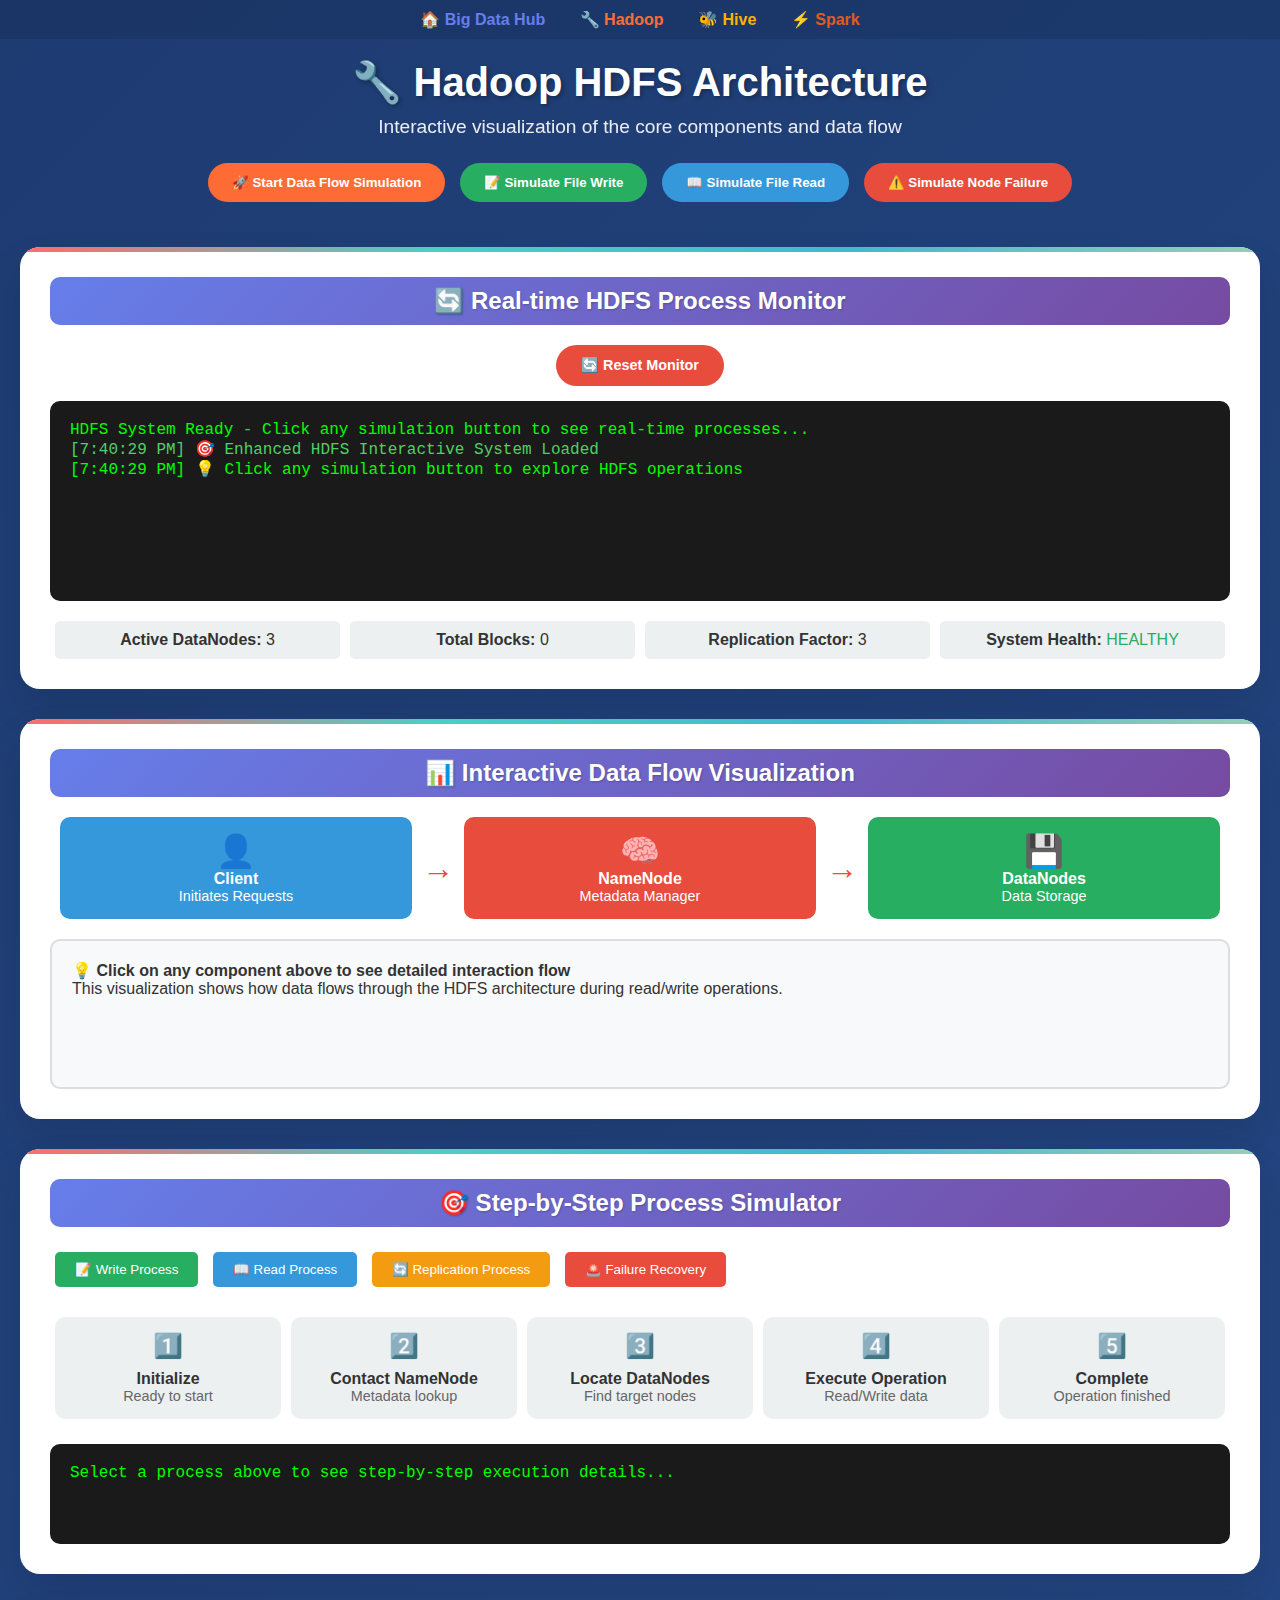
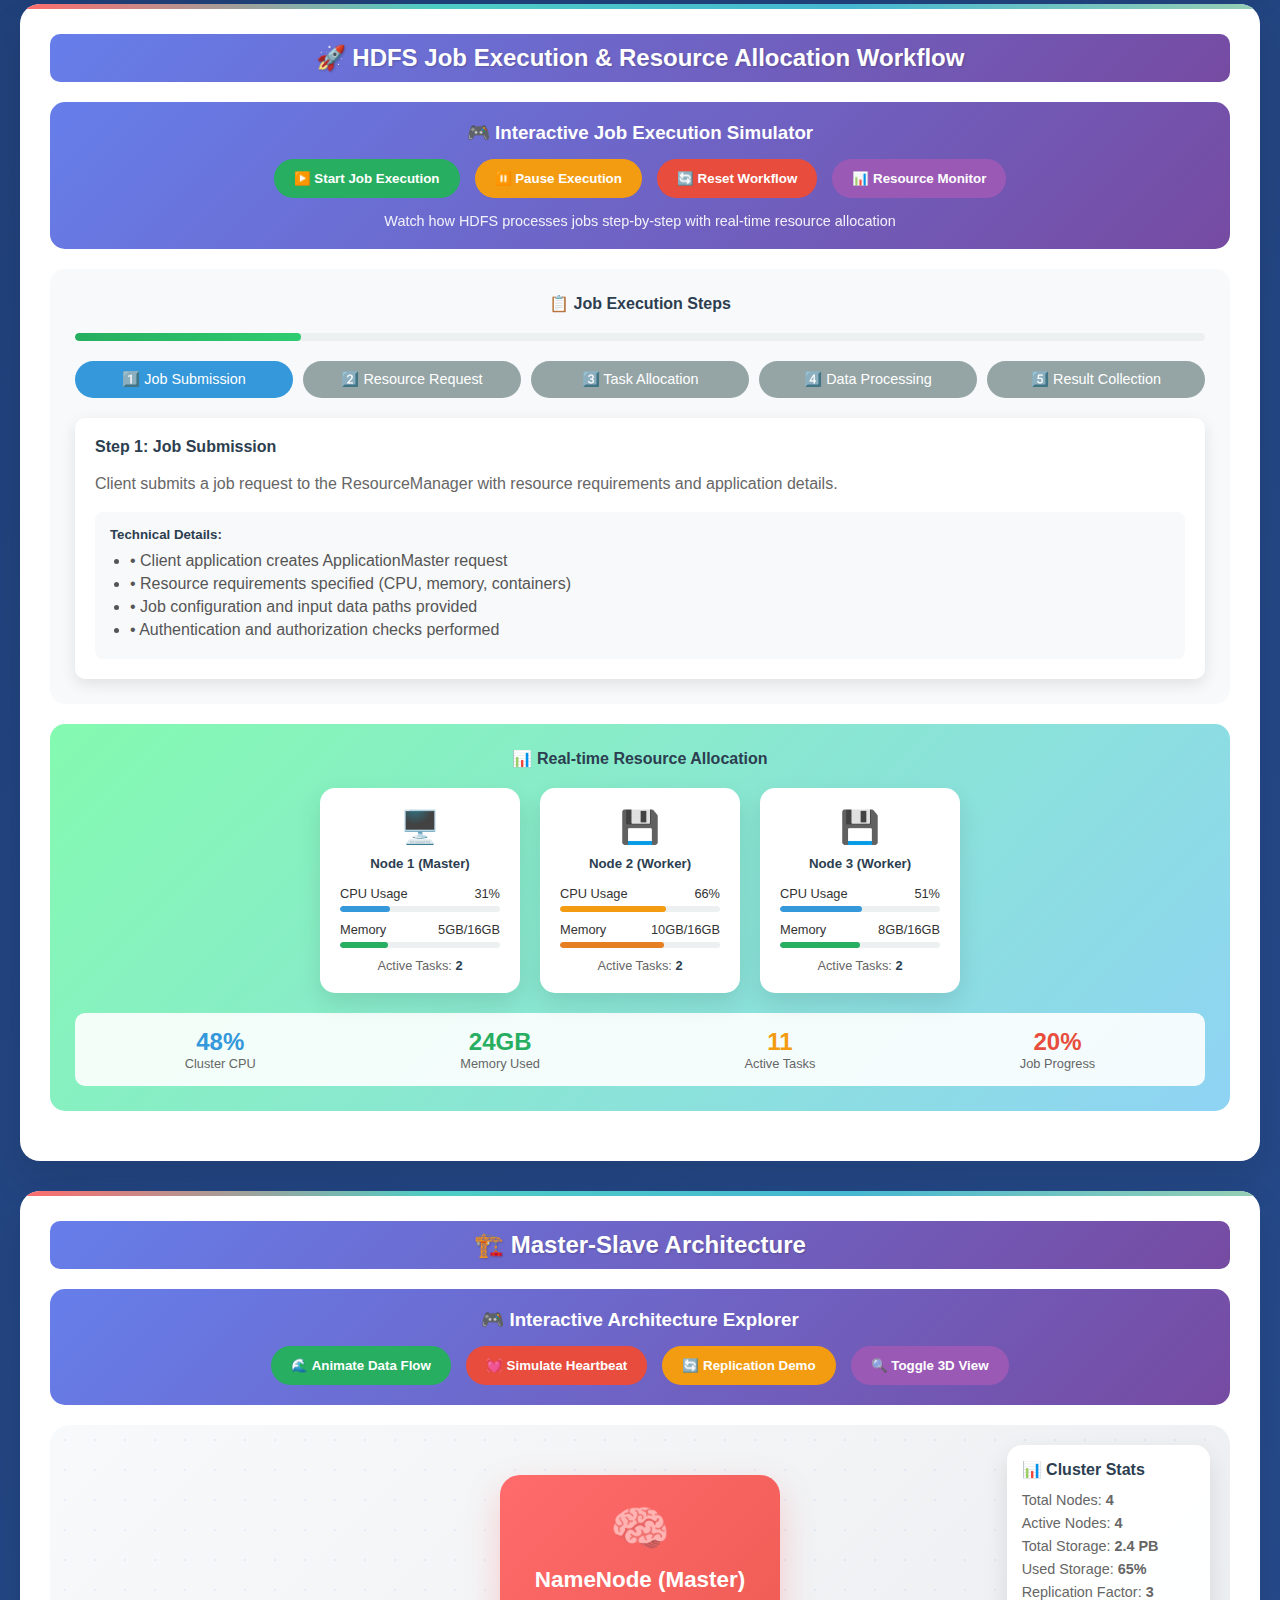
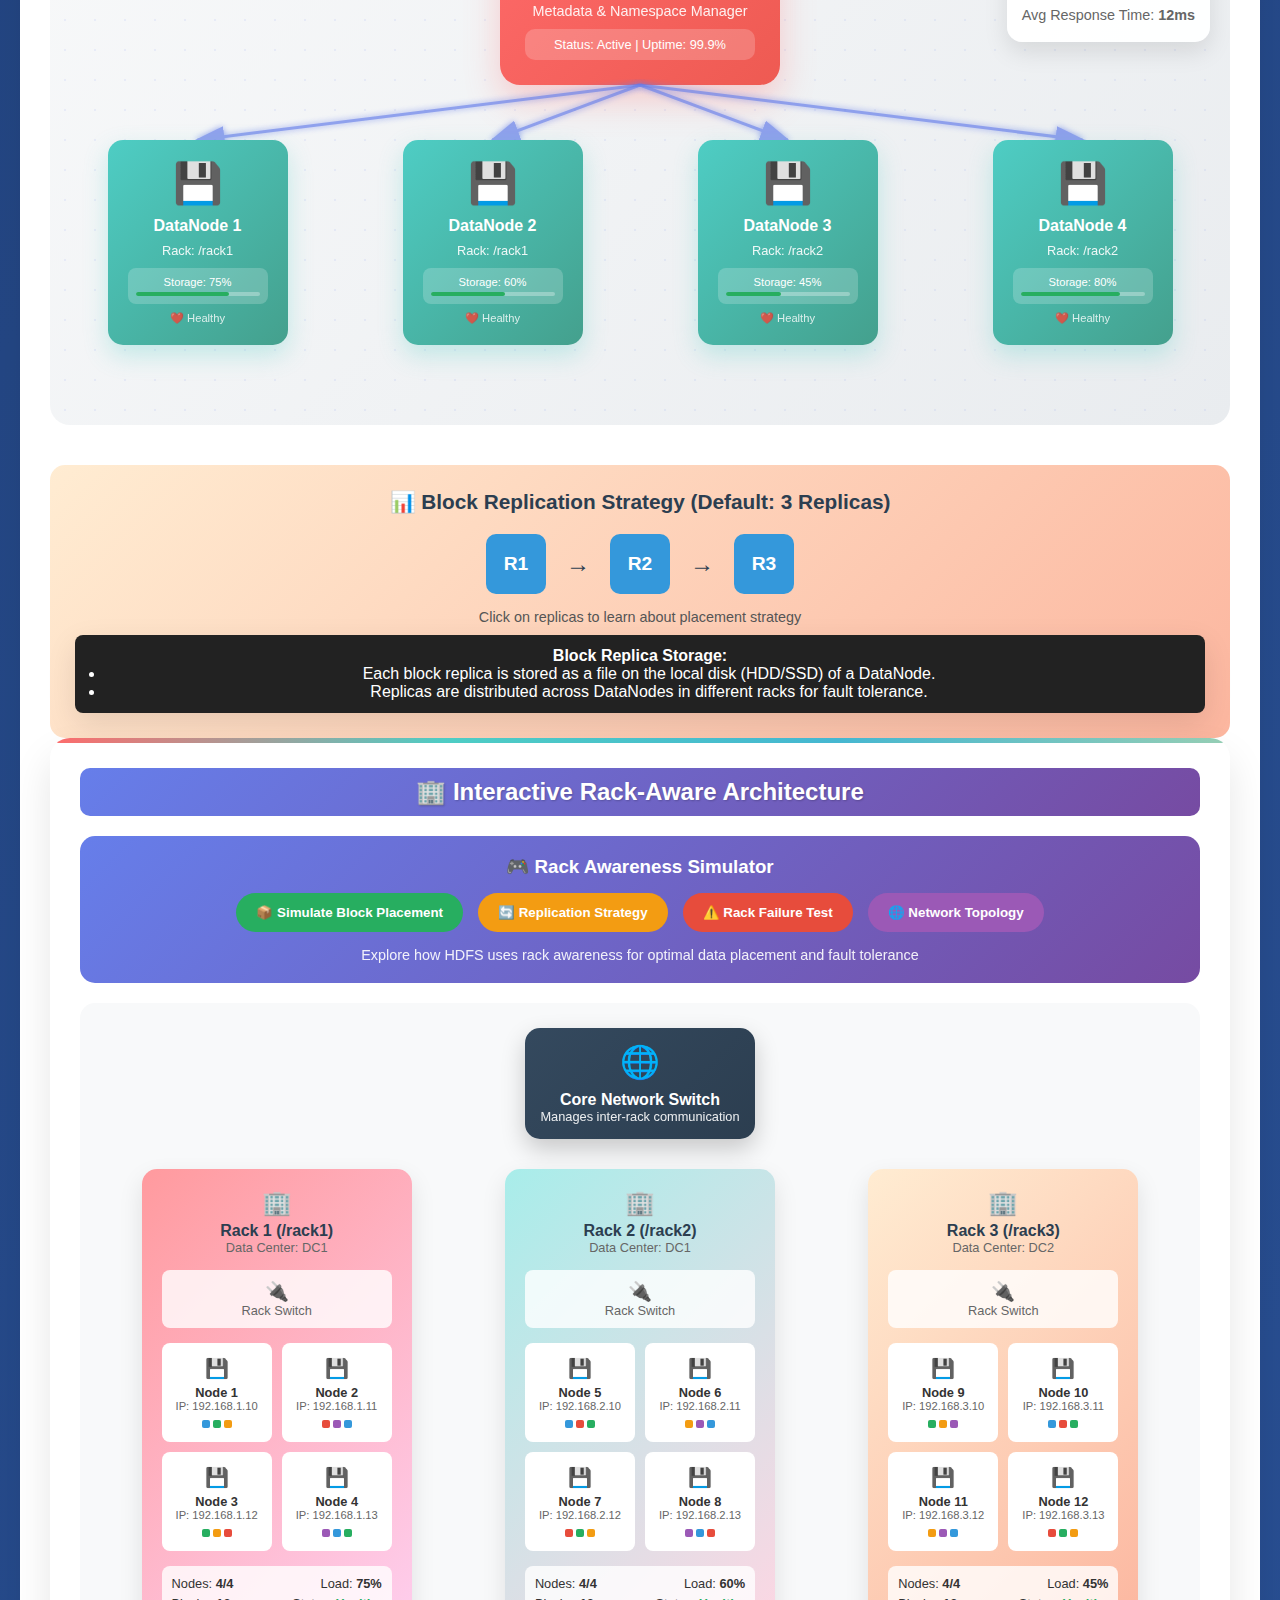
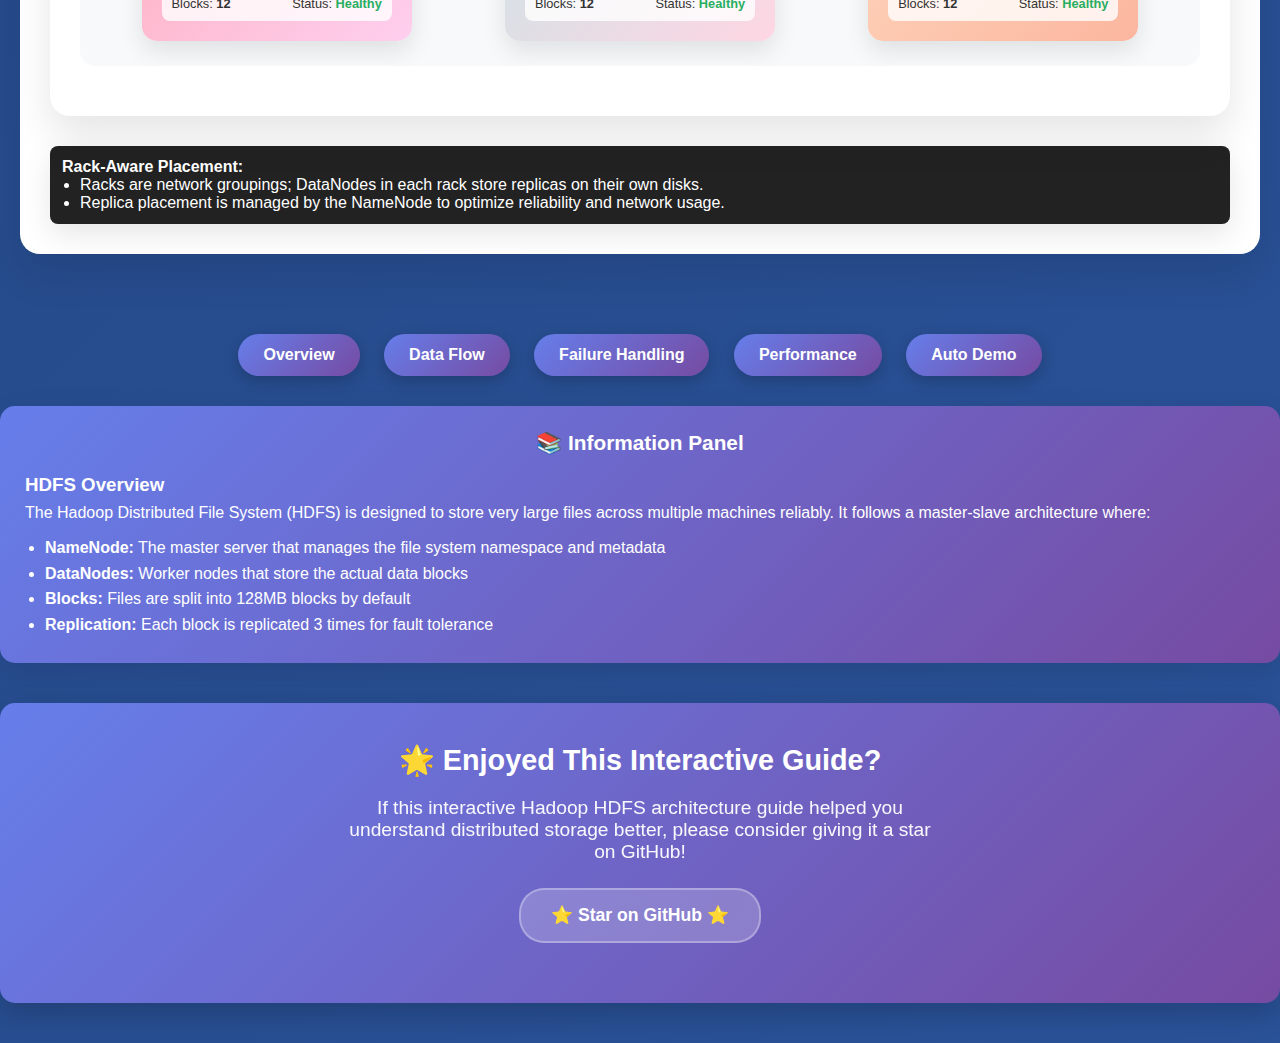
<file: hadoop.html>
<!doctype html>
<html lang="en">
    <head>
        <meta charset="UTF-8" />
        <meta name="viewport" content="width=device-width, initial-scale=1.0" />
        <title>Hadoop HDFS Architecture - Interactive Visualization</title>
        <style>
            * {
                margin: 0;
                padding: 0;
                box-sizing: border-box;
            }

            body {
                font-family: "Segoe UI", Tahoma, Geneva, Verdana, sans-serif;
                background: linear-gradient(135deg, #1e3c72 0%, #2a5298 100%);
                color: #333;
                overflow-x: auto;
            }

            .container {
                max-width: 1400px;
                margin: 0 auto;
                padding: 20px;
            }

            .header {
                text-align: center;
                margin-bottom: 40px;
                color: white;
            }

            .header h1 {
                font-size: 2.5em;
                margin-bottom: 10px;
                text-shadow: 2px 2px 4px rgba(0, 0, 0, 0.3);
            }

            .header p {
                font-size: 1.2em;
                opacity: 0.9;
            }

            .architecture-diagram {
                background: white;
                border-radius: 20px;
                padding: 30px;
                box-shadow: 0 20px 40px rgba(0, 0, 0, 0.1);
                margin-bottom: 30px;
                position: relative;
                overflow: hidden;
            }

            .architecture-diagram::before {
                content: "";
                position: absolute;
                top: 0;
                left: 0;
                right: 0;
                height: 5px;
                background: linear-gradient(
                    90deg,
                    #ff6b6b,
                    #4ecdc4,
                    #45b7d1,
                    #96ceb4
                );
            }

            .cluster-section {
                margin-bottom: 40px;
                position: relative;
            }

            .section-title {
                font-size: 1.5em;
                font-weight: bold;
                margin-bottom: 20px;
                color: #2c3e50;
                text-align: center;
                padding: 10px;
                background: linear-gradient(135deg, #667eea 0%, #764ba2 100%);
                color: white;
                border-radius: 10px;
                text-shadow: 1px 1px 2px rgba(0, 0, 0, 0.2);
            }

            .master-slave-container {
                display: flex;
                gap: 30px;
                justify-content: space-between;
                align-items: flex-start;
                flex-wrap: wrap;
            }

            .namenode-section {
                flex: 1;
                min-width: 300px;
                background: linear-gradient(135deg, #ff9a9e 0%, #fecfef 100%);
                border-radius: 15px;
                padding: 25px;
                box-shadow: 0 10px 30px rgba(0, 0, 0, 0.1);
                transition:
                    transform 0.3s ease,
                    box-shadow 0.3s ease;
            }

            .namenode-section:hover {
                transform: translateY(-5px);
                box-shadow: 0 15px 40px rgba(0, 0, 0, 0.2);
            }

            .datanode-section {
                flex: 2;
                min-width: 400px;
                background: linear-gradient(135deg, #a8edea 0%, #fed6e3 100%);
                border-radius: 15px;
                padding: 25px;
                box-shadow: 0 10px 30px rgba(0, 0, 0, 0.1);
                transition:
                    transform 0.3s ease,
                    box-shadow 0.3s ease;
            }

            .datanode-section:hover {
                transform: translateY(-5px);
                box-shadow: 0 15px 40px rgba(0, 0, 0, 0.2);
            }

            .component-title {
                font-size: 1.3em;
                font-weight: bold;
                margin-bottom: 15px;
                color: #2c3e50;
                text-align: center;
            }

            .component-box {
                background: white;
                border-radius: 10px;
                padding: 15px;
                margin-bottom: 15px;
                box-shadow: 0 5px 15px rgba(0, 0, 0, 0.1);
                transition: all 0.3s ease;
                cursor: pointer;
                border-left: 4px solid #3498db;
            }

            .component-box:hover {
                background: #f8f9fa;
                transform: translateX(5px);
                box-shadow: 0 8px 25px rgba(0, 0, 0, 0.15);
            }

            .component-box.active {
                border-left-color: #e74c3c;
                background: #fff5f5;
            }

            .component-name {
                font-weight: bold;
                color: #2c3e50;
                margin-bottom: 5px;
            }

            .component-desc {
                font-size: 0.9em;
                color: #5a6c7d;
                line-height: 1.4;
            }

            .datanode-grid {
                display: grid;
                grid-template-columns: repeat(auto-fit, minmax(200px, 1fr));
                gap: 15px;
                margin-top: 15px;
            }

            .datanode-item {
                background: white;
                border-radius: 10px;
                padding: 15px;
                text-align: center;
                box-shadow: 0 5px 15px rgba(0, 0, 0, 0.1);
                transition: all 0.3s ease;
                cursor: pointer;
                border: 2px solid transparent;
            }

            .datanode-item:hover {
                transform: translateY(-3px);
                box-shadow: 0 8px 25px rgba(0, 0, 0, 0.15);
                border-color: #3498db;
            }

            .datanode-item.active {
                border-color: #e74c3c;
                background: #fff5f5;
            }

            .datanode-name {
                font-weight: bold;
                color: #2c3e50;
                margin-bottom: 5px;
            }

            .block-visualization {
                display: flex;
                gap: 5px;
                justify-content: center;
                margin-top: 10px;
            }

            .block {
                width: 20px;
                height: 20px;
                background: #3498db;
                border-radius: 3px;
                transition: all 0.3s ease;
                cursor: pointer;
            }

            .block:hover {
                background: #e74c3c;
                transform: scale(1.2);
            }

            .replication-demo {
                background: linear-gradient(135deg, #ffecd2 0%, #fcb69f 100%);
                border-radius: 15px;
                padding: 25px;
                margin-top: 30px;
                text-align: center;
            }

            .replication-title {
                font-size: 1.3em;
                font-weight: bold;
                margin-bottom: 20px;
                color: #2c3e50;
            }

            .replication-visual {
                display: flex;
                justify-content: center;
                gap: 20px;
                align-items: center;
                flex-wrap: wrap;
            }

            .replica-block {
                width: 60px;
                height: 60px;
                background: #3498db;
                border-radius: 10px;
                display: flex;
                align-items: center;
                justify-content: center;
                color: white;
                font-weight: bold;
                font-size: 1.2em;
                transition: all 0.3s ease;
                cursor: pointer;
            }

            .replica-block:hover {
                transform: scale(1.1);
                box-shadow: 0 10px 20px rgba(0, 0, 0, 0.2);
            }

            .replica-arrow {
                font-size: 1.5em;
                color: #2c3e50;
            }

            .info-panel {
                background: linear-gradient(135deg, #667eea 0%, #764ba2 100%);
                color: white;
                border-radius: 15px;
                padding: 25px;
                margin-top: 30px;
                box-shadow: 0 10px 30px rgba(0, 0, 0, 0.1);
            }

            .info-title {
                font-size: 1.3em;
                font-weight: bold;
                margin-bottom: 15px;
                text-align: center;
            }

            .info-content {
                display: none;
                line-height: 1.6;
            }

            .info-content.active {
                display: block;
                animation: fadeIn 0.5s ease-in-out;
            }

            @keyframes fadeIn {
                from {
                    opacity: 0;
                    transform: translateY(10px);
                }
                to {
                    opacity: 1;
                    transform: translateY(0);
                }
            }

            .controls {
                text-align: center;
                margin-top: 30px;
            }

            .control-btn {
                background: linear-gradient(135deg, #667eea 0%, #764ba2 100%);
                color: white;
                border: none;
                padding: 12px 25px;
                border-radius: 25px;
                font-size: 1em;
                font-weight: bold;
                cursor: pointer;
                margin: 0 10px;
                transition: all 0.3s ease;
                box-shadow: 0 5px 15px rgba(0, 0, 0, 0.2);
            }

            .control-btn:hover {
                transform: translateY(-2px);
                box-shadow: 0 8px 25px rgba(0, 0, 0, 0.3);
            }

            .control-btn.active {
                background: linear-gradient(135deg, #e74c3c 0%, #c0392b 100%);
            }

            .rack-visualization {
                background: linear-gradient(135deg, #84fab0 0%, #8fd3f4 100%);
                border-radius: 15px;
                padding: 25px;
                margin-top: 30px;
            }

            .rack-title {
                font-size: 1.3em;
                font-weight: bold;
                margin-bottom: 20px;
                color: #2c3e50;
                text-align: center;
            }

            .rack-container {
                display: flex;
                gap: 20px;
                justify-content: center;
                flex-wrap: wrap;
            }

            .rack {
                background: white;
                border-radius: 10px;
                padding: 20px;
                box-shadow: 0 5px 15px rgba(0, 0, 0, 0.1);
                transition: all 0.3s ease;
            }

            .rack:hover {
                transform: translateY(-3px);
                box-shadow: 0 8px 25px rgba(0, 0, 0, 0.15);
            }

            .rack-name {
                font-weight: bold;
                color: #2c3e50;
                margin-bottom: 10px;
                text-align: center;
            }

            .rack-nodes {
                display: grid;
                grid-template-columns: repeat(2, 1fr);
                gap: 10px;
            }

            .rack-node {
                background: #ecf0f1;
                border-radius: 5px;
                padding: 8px;
                text-align: center;
                font-size: 0.9em;
                transition: all 0.3s ease;
                cursor: pointer;
            }

            .rack-node:hover {
                background: #3498db;
                color: white;
            }

            @media (max-width: 768px) {
                .master-slave-container {
                    flex-direction: column;
                }

                .namenode-section,
                .datanode-section {
                    min-width: 100%;
                }

                .datanode-grid {
                    grid-template-columns: 1fr;
                }

                .replication-visual {
                    flex-direction: column;
                }

                .rack-container {
                    flex-direction: column;
                }
            }
        </style>
    </head>
    <body>
        <nav style="background: rgba(0,0,0,0.1); padding: 10px 0; text-align: center;">
            <a href="index.html" style="color: #667eea; text-decoration: none; margin: 0 15px; font-weight: bold;">🏠 Big Data Hub</a>
            <a href="hadoop.html" style="color: #ff6b35; text-decoration: none; margin: 0 15px; font-weight: bold;">🔧 Hadoop</a>
            <a href="hive.html" style="color: #ffb300; text-decoration: none; margin: 0 15px; font-weight: bold;">🐝 Hive</a>
            <a href="spark.html" style="color: #e25a1c; text-decoration: none; margin: 0 15px; font-weight: bold;">⚡ Spark</a>
        </nav>
        <div class="container">
            <div class="header">
                <h1>🔧 Hadoop HDFS Architecture</h1>
                <p>
                    Interactive visualization of the core components and data flow
                </p>
                <div style="margin-top: 20px;">
                    <button onclick="startDataFlowSimulation()" style="background: #ff6b35; color: white; border: none; padding: 12px 24px; border-radius: 25px; font-weight: bold; cursor: pointer; margin: 5px;">
                        🚀 Start Data Flow Simulation
                    </button>
                    <button onclick="simulateFileWrite()" style="background: #27ae60; color: white; border: none; padding: 12px 24px; border-radius: 25px; font-weight: bold; cursor: pointer; margin: 5px;">
                        📝 Simulate File Write
                    </button>
                    <button onclick="simulateFileRead()" style="background: #3498db; color: white; border: none; padding: 12px 24px; border-radius: 25px; font-weight: bold; cursor: pointer; margin: 5px;">
                        📖 Simulate File Read
                    </button>
                    <button onclick="simulateNodeFailure()" style="background: #e74c3c; color: white; border: none; padding: 12px 24px; border-radius: 25px; font-weight: bold; cursor: pointer; margin: 5px;">
                        ⚠️ Simulate Node Failure
                    </button>
                </div>
            </div>

            <!-- Real-time Process Monitor -->
            <div class="architecture-diagram">
                <div class="section-title">🔄 Real-time HDFS Process Monitor</div>

                <!-- Monitor Control Panel -->
                <div style="text-align: center; margin-bottom: 15px;">
                    <button onclick="resetProcessMonitor()" style="background: #e74c3c; color: white; border: none; padding: 12px 25px; border-radius: 25px; cursor: pointer; font-weight: bold; font-size: 0.9em; transition: all 0.3s ease;">
                        🔄 Reset Monitor
                    </button>
                </div>

                <div id="process-monitor" style="background: #1a1a1a; color: #00ff00; padding: 20px; border-radius: 10px; font-family: 'Courier New', monospace; height: 200px; overflow-y: auto; margin-bottom: 20px;">
                    <div id="log-output">HDFS System Ready - Click any simulation button to see real-time processes...</div>
                </div>
                <div style="display: flex; justify-content: space-between; margin-top: 10px;">
                    <div style="background: #ecf0f1; padding: 10px; border-radius: 5px; flex: 1; margin: 0 5px; text-align: center;">
                        <strong>Active DataNodes:</strong> <span id="active-nodes">3</span>
                    </div>
                    <div style="background: #ecf0f1; padding: 10px; border-radius: 5px; flex: 1; margin: 0 5px; text-align: center;">
                        <strong>Total Blocks:</strong> <span id="total-blocks">0</span>
                    </div>
                    <div style="background: #ecf0f1; padding: 10px; border-radius: 5px; flex: 1; margin: 0 5px; text-align: center;">
                        <strong>Replication Factor:</strong> <span id="replication-factor">3</span>
                    </div>
                    <div style="background: #ecf0f1; padding: 10px; border-radius: 5px; flex: 1; margin: 0 5px; text-align: center;">
                        <strong>System Health:</strong> <span id="system-health" style="color: #27ae60;">HEALTHY</span>
                    </div>
                </div>
            </div>

            <!-- Interactive Data Flow Visualization -->
            <div class="architecture-diagram">
                <div class="section-title">📊 Interactive Data Flow Visualization</div>
                <div style="display: flex; justify-content: space-between; align-items: center; margin-bottom: 20px;">
                    <div style="background: #3498db; color: white; padding: 15px; border-radius: 10px; text-align: center; flex: 1; margin: 0 10px; cursor: pointer;" onclick="showClientInteraction()">
                        <div style="font-size: 2em;">👤</div>
                        <div><strong>Client</strong></div>
                        <div style="font-size: 0.9em;">Initiates Requests</div>
                    </div>
                    <div style="font-size: 2em; color: #e74c3c;">→</div>
                    <div style="background: #e74c3c; color: white; padding: 15px; border-radius: 10px; text-align: center; flex: 1; margin: 0 10px; cursor: pointer;" onclick="showNameNodeDetails()">
                        <div style="font-size: 2em;">🧠</div>
                        <div><strong>NameNode</strong></div>
                        <div style="font-size: 0.9em;">Metadata Manager</div>
                    </div>
                    <div style="font-size: 2em; color: #e74c3c;">→</div>
                    <div style="background: #27ae60; color: white; padding: 15px; border-radius: 10px; text-align: center; flex: 1; margin: 0 10px; cursor: pointer;" onclick="showDataNodeCluster()">
                        <div style="font-size: 2em;">💾</div>
                        <div><strong>DataNodes</strong></div>
                        <div style="font-size: 0.9em;">Data Storage</div>
                    </div>
                </div>

                <!-- Dynamic Information Panel -->
                <div id="flow-info-panel" style="background: #f8f9fa; border: 2px solid #ddd; border-radius: 10px; padding: 20px; min-height: 150px;">
                    <h4>💡 Click on any component above to see detailed interaction flow</h4>
                    <p>This visualization shows how data flows through the HDFS architecture during read/write operations.</p>
                </div>
            </div>

            <!-- Step-by-Step Process Simulator -->
            <div class="architecture-diagram">
                <div class="section-title">🎯 Step-by-Step Process Simulator</div>
                <div style="margin-bottom: 20px;">
                    <button onclick="simulateWriteProcess()" style="background: #27ae60; color: white; border: none; padding: 10px 20px; border-radius: 5px; margin: 5px; cursor: pointer;">
                        📝 Write Process
                    </button>
                    <button onclick="simulateReadProcess()" style="background: #3498db; color: white; border: none; padding: 10px 20px; border-radius: 5px; margin: 5px; cursor: pointer;">
                        📖 Read Process
                    </button>
                    <button onclick="simulateReplicationProcess()" style="background: #f39c12; color: white; border: none; padding: 10px 20px; border-radius: 5px; margin: 5px; cursor: pointer;">
                        🔄 Replication Process
                    </button>
                    <button onclick="simulateFailureRecovery()" style="background: #e74c3c; color: white; border: none; padding: 10px 20px; border-radius: 5px; margin: 5px; cursor: pointer;">
                        🚨 Failure Recovery
                    </button>
                </div>

                <!-- Process Steps Visualization -->
                <div id="process-steps" style="display: flex; justify-content: space-between; margin: 20px 0; flex-wrap: wrap;">
                    <div class="process-step" id="step-1" style="background: #ecf0f1; padding: 15px; border-radius: 10px; margin: 5px; flex: 1; min-width: 150px; text-align: center; transition: all 0.3s ease;">
                        <div style="font-size: 1.5em; margin-bottom: 10px;">1️⃣</div>
                        <div><strong>Initialize</strong></div>
                        <div style="font-size: 0.9em; color: #666;">Ready to start</div>
                    </div>
                    <div class="process-step" id="step-2" style="background: #ecf0f1; padding: 15px; border-radius: 10px; margin: 5px; flex: 1; min-width: 150px; text-align: center; transition: all 0.3s ease;">
                        <div style="font-size: 1.5em; margin-bottom: 10px;">2️⃣</div>
                        <div><strong>Contact NameNode</strong></div>
                        <div style="font-size: 0.9em; color: #666;">Metadata lookup</div>
                    </div>
                    <div class="process-step" id="step-3" style="background: #ecf0f1; padding: 15px; border-radius: 10px; margin: 5px; flex: 1; min-width: 150px; text-align: center; transition: all 0.3s ease;">
                        <div style="font-size: 1.5em; margin-bottom: 10px;">3️⃣</div>
                        <div><strong>Locate DataNodes</strong></div>
                        <div style="font-size: 0.9em; color: #666;">Find target nodes</div>
                    </div>
                    <div class="process-step" id="step-4" style="background: #ecf0f1; padding: 15px; border-radius: 10px; margin: 5px; flex: 1; min-width: 150px; text-align: center; transition: all 0.3s ease;">
                        <div style="font-size: 1.5em; margin-bottom: 10px;">4️⃣</div>
                        <div><strong>Execute Operation</strong></div>
                        <div style="font-size: 0.9em; color: #666;">Read/Write data</div>
                    </div>
                    <div class="process-step" id="step-5" style="background: #ecf0f1; padding: 15px; border-radius: 10px; margin: 5px; flex: 1; min-width: 150px; text-align: center; transition: all 0.3s ease;">
                        <div style="font-size: 1.5em; margin-bottom: 10px;">5️⃣</div>
                        <div><strong>Complete</strong></div>
                        <div style="font-size: 0.9em; color: #666;">Operation finished</div>
                    </div>
                </div>

                <!-- Detailed Step Information -->
                <div id="step-details" style="background: #1a1a1a; color: #00ff00; padding: 20px; border-radius: 10px; font-family: 'Courier New', monospace; min-height: 100px;">
                    <div>Select a process above to see step-by-step execution details...</div>
                </div>
            </div>

            <!-- Enhanced HDFS Job Execution & Resource Allocation Visualization -->
            <div class="architecture-diagram">
                <div class="section-title">🚀 HDFS Job Execution & Resource Allocation Workflow</div>

                <!-- Interactive Job Control Panel -->
                <div style="background: linear-gradient(135deg, #667eea 0%, #764ba2 100%); color: white; padding: 20px; border-radius: 15px; margin-bottom: 20px; text-align: center;">
                    <h3 style="margin-bottom: 15px;">🎮 Interactive Job Execution Simulator</h3>
                    <div style="display: flex; justify-content: center; gap: 15px; flex-wrap: wrap; margin-bottom: 15px;">
                        <button onclick="startJobExecution()" style="background: #27ae60; color: white; border: none; padding: 12px 20px; border-radius: 25px; cursor: pointer; font-weight: bold;">
                            ▶️ Start Job Execution
                        </button>
                        <button onclick="pauseJobExecution()" style="background: #f39c12; color: white; border: none; padding: 12px 20px; border-radius: 25px; cursor: pointer; font-weight: bold;">
                            ⏸️ Pause Execution
                        </button>
                        <button onclick="resetJobExecution()" style="background: #e74c3c; color: white; border: none; padding: 12px 20px; border-radius: 25px; cursor: pointer; font-weight: bold;">
                            🔄 Reset Workflow
                        </button>
                        <button onclick="showResourceAllocation()" style="background: #9b59b6; color: white; border: none; padding: 12px 20px; border-radius: 25px; cursor: pointer; font-weight: bold;">
                            📊 Resource Monitor
                        </button>
                    </div>
                    <div style="font-size: 0.9em; opacity: 0.9;">
                        Watch how HDFS processes jobs step-by-step with real-time resource allocation
                    </div>
                </div>

                <!-- Step-by-Step Job Execution Workflow -->
                <div style="background: #f8f9fa; border-radius: 15px; padding: 25px; margin-bottom: 20px;">
                    <h4 style="text-align: center; margin-bottom: 20px; color: #2c3e50;">📋 Job Execution Steps</h4>

                    <!-- Progress Bar -->
                    <div style="background: #ecf0f1; height: 8px; border-radius: 4px; margin-bottom: 20px; overflow: hidden;">
                        <div id="job-progress-bar" style="background: linear-gradient(90deg, #27ae60, #2ecc71); height: 100%; width: 0%; transition: width 0.5s ease; border-radius: 4px;"></div>
                    </div>

                    <!-- Interactive Step Buttons -->
                    <div style="display: flex; justify-content: space-between; margin-bottom: 20px; flex-wrap: wrap; gap: 10px;">
                        <button class="job-step-btn" id="step-btn-1" onclick="showJobStep(1)" style="background: #3498db; color: white; border: none; padding: 10px 15px; border-radius: 20px; cursor: pointer; font-size: 0.9em; transition: all 0.3s ease; flex: 1; min-width: 120px;">
                            1️⃣ Job Submission
                        </button>
                        <button class="job-step-btn" id="step-btn-2" onclick="showJobStep(2)" style="background: #95a5a6; color: white; border: none; padding: 10px 15px; border-radius: 20px; cursor: pointer; font-size: 0.9em; transition: all 0.3s ease; flex: 1; min-width: 120px;">
                            2️⃣ Resource Request
                        </button>
                        <button class="job-step-btn" id="step-btn-3" onclick="showJobStep(3)" style="background: #95a5a6; color: white; border: none; padding: 10px 15px; border-radius: 20px; cursor: pointer; font-size: 0.9em; transition: all 0.3s ease; flex: 1; min-width: 120px;">
                            3️⃣ Task Allocation
                        </button>
                        <button class="job-step-btn" id="step-btn-4" onclick="showJobStep(4)" style="background: #95a5a6; color: white; border: none; padding: 10px 15px; border-radius: 20px; cursor: pointer; font-size: 0.9em; transition: all 0.3s ease; flex: 1; min-width: 120px;">
                            4️⃣ Data Processing
                        </button>
                        <button class="job-step-btn" id="step-btn-5" onclick="showJobStep(5)" style="background: #95a5a6; color: white; border: none; padding: 10px 15px; border-radius: 20px; cursor: pointer; font-size: 0.9em; transition: all 0.3s ease; flex: 1; min-width: 120px;">
                            5️⃣ Result Collection
                        </button>
                    </div>

                    <!-- Step Details Panel -->
                    <div id="job-step-details" style="background: white; border-radius: 10px; padding: 20px; box-shadow: 0 5px 15px rgba(0,0,0,0.1); min-height: 150px;">
                        <div style="text-align: center; color: #666;">
                            <h4>🎯 Click on any step above to see detailed execution process</h4>
                            <p>Each step shows real-time resource allocation and data flow visualization</p>
                        </div>
                    </div>
                </div>

                <!-- Real-time Resource Allocation Monitor -->
                <div style="background: linear-gradient(135deg, #84fab0 0%, #8fd3f4 100%); border-radius: 15px; padding: 25px; margin-bottom: 20px;">
                    <h4 style="text-align: center; margin-bottom: 20px; color: #2c3e50;">📊 Real-time Resource Allocation</h4>

                    <!-- Cluster Nodes with Resource Visualization -->
                    <div style="display: flex; gap: 20px; justify-content: center; margin-bottom: 20px; flex-wrap: wrap;">
                        <div class="resource-node" id="resource-node-1" style="background: white; border-radius: 15px; padding: 20px; box-shadow: 0 10px 25px rgba(0,0,0,0.1); min-width: 200px; text-align: center; transition: all 0.3s ease;">
                            <div style="font-size: 2em; margin-bottom: 10px;">🖥️</div>
                            <h5 style="margin-bottom: 15px; color: #2c3e50;">Node 1 (Master)</h5>

                            <!-- CPU Usage -->
                            <div style="margin-bottom: 10px;">
                                <div style="display: flex; justify-content: space-between; font-size: 0.8em; margin-bottom: 5px;">
                                    <span>CPU Usage</span>
                                    <span id="cpu-usage-1">25%</span>
                                </div>
                                <div style="background: #ecf0f1; height: 6px; border-radius: 3px; overflow: hidden;">
                                    <div id="cpu-bar-1" style="background: #3498db; height: 100%; width: 25%; transition: width 0.5s ease; border-radius: 3px;"></div>
                                </div>
                            </div>

                            <!-- Memory Usage -->
                            <div style="margin-bottom: 10px;">
                                <div style="display: flex; justify-content: space-between; font-size: 0.8em; margin-bottom: 5px;">
                                    <span>Memory</span>
                                    <span id="memory-usage-1">4GB/16GB</span>
                                </div>
                                <div style="background: #ecf0f1; height: 6px; border-radius: 3px; overflow: hidden;">
                                    <div id="memory-bar-1" style="background: #27ae60; height: 100%; width: 25%; transition: width 0.5s ease; border-radius: 3px;"></div>
                                </div>
                            </div>

                            <!-- Active Tasks -->
                            <div style="font-size: 0.8em; color: #666;">
                                Active Tasks: <span id="active-tasks-1" style="font-weight: bold; color: #2c3e50;">2</span>
                            </div>
                        </div>

                        <div class="resource-node" id="resource-node-2" style="background: white; border-radius: 15px; padding: 20px; box-shadow: 0 10px 25px rgba(0,0,0,0.1); min-width: 200px; text-align: center; transition: all 0.3s ease;">
                            <div style="font-size: 2em; margin-bottom: 10px;">💾</div>
                            <h5 style="margin-bottom: 15px; color: #2c3e50;">Node 2 (Worker)</h5>

                            <div style="margin-bottom: 10px;">
                                <div style="display: flex; justify-content: space-between; font-size: 0.8em; margin-bottom: 5px;">
                                    <span>CPU Usage</span>
                                    <span id="cpu-usage-2">60%</span>
                                </div>
                                <div style="background: #ecf0f1; height: 6px; border-radius: 3px; overflow: hidden;">
                                    <div id="cpu-bar-2" style="background: #f39c12; height: 100%; width: 60%; transition: width 0.5s ease; border-radius: 3px;"></div>
                                </div>
                            </div>

                            <div style="margin-bottom: 10px;">
                                <div style="display: flex; justify-content: space-between; font-size: 0.8em; margin-bottom: 5px;">
                                    <span>Memory</span>
                                    <span id="memory-usage-2">10GB/16GB</span>
                                </div>
                                <div style="background: #ecf0f1; height: 6px; border-radius: 3px; overflow: hidden;">
                                    <div id="memory-bar-2" style="background: #e67e22; height: 100%; width: 62%; transition: width 0.5s ease; border-radius: 3px;"></div>
                                </div>
                            </div>

                            <div style="font-size: 0.8em; color: #666;">
                                Active Tasks: <span id="active-tasks-2" style="font-weight: bold; color: #2c3e50;">5</span>
                            </div>
                        </div>

                        <div class="resource-node" id="resource-node-3" style="background: white; border-radius: 15px; padding: 20px; box-shadow: 0 10px 25px rgba(0,0,0,0.1); min-width: 200px; text-align: center; transition: all 0.3s ease;">
                            <div style="font-size: 2em; margin-bottom: 10px;">💾</div>
                            <h5 style="margin-bottom: 15px; color: #2c3e50;">Node 3 (Worker)</h5>

                            <div style="margin-bottom: 10px;">
                                <div style="display: flex; justify-content: space-between; font-size: 0.8em; margin-bottom: 5px;">
                                    <span>CPU Usage</span>
                                    <span id="cpu-usage-3">45%</span>
                                </div>
                                <div style="background: #ecf0f1; height: 6px; border-radius: 3px; overflow: hidden;">
                                    <div id="cpu-bar-3" style="background: #27ae60; height: 100%; width: 45%; transition: width 0.5s ease; border-radius: 3px;"></div>
                                </div>
                            </div>

                            <div style="margin-bottom: 10px;">
                                <div style="display: flex; justify-content: space-between; font-size: 0.8em; margin-bottom: 5px;">
                                    <span>Memory</span>
                                    <span id="memory-usage-3">7GB/16GB</span>
                                </div>
                                <div style="background: #ecf0f1; height: 6px; border-radius: 3px; overflow: hidden;">
                                    <div id="memory-bar-3" style="background: #2ecc71; height: 100%; width: 44%; transition: width 0.5s ease; border-radius: 3px;"></div>
                                </div>
                            </div>

                            <div style="font-size: 0.8em; color: #666;">
                                Active Tasks: <span id="active-tasks-3" style="font-weight: bold; color: #2c3e50;">3</span>
                            </div>
                        </div>
                    </div>

                    <!-- Cluster Statistics -->
                    <div style="background: rgba(255,255,255,0.9); border-radius: 10px; padding: 15px; display: flex; justify-content: space-around; flex-wrap: wrap; gap: 15px;">
                        <div style="text-align: center;">
                            <div style="font-size: 1.5em; font-weight: bold; color: #3498db;" id="total-cpu-usage">43%</div>
                            <div style="font-size: 0.8em; color: #666;">Cluster CPU</div>
                        </div>
                        <div style="text-align: center;">
                            <div style="font-size: 1.5em; font-weight: bold; color: #27ae60;" id="total-memory-usage">21GB</div>
                            <div style="font-size: 0.8em; color: #666;">Memory Used</div>
                        </div>
                        <div style="text-align: center;">
                            <div style="font-size: 1.5em; font-weight: bold; color: #f39c12;" id="total-active-tasks">10</div>
                            <div style="font-size: 0.8em; color: #666;">Active Tasks</div>
                        </div>
                        <div style="text-align: center;">
                            <div style="font-size: 1.5em; font-weight: bold; color: #e74c3c;" id="job-completion">0%</div>
                            <div style="font-size: 0.8em; color: #666;">Job Progress</div>
                        </div>
                    </div>
                </div>
            </div>

            <!-- Enhanced Master-Slave Architecture Visualization -->
            <div class="architecture-diagram">
                <div class="cluster-section">
                    <div class="section-title">🏗️ Master-Slave Architecture</div>

                    <!-- Interactive Control Panel -->
                    <div style="background: linear-gradient(135deg, #667eea 0%, #764ba2 100%); color: white; padding: 20px; border-radius: 15px; margin-bottom: 20px; text-align: center;">
                        <h3 style="margin-bottom: 15px;">🎮 Interactive Architecture Explorer</h3>
                        <div style="display: flex; justify-content: center; gap: 15px; flex-wrap: wrap;">
                            <button onclick="animateDataFlow()" style="background: #27ae60; color: white; border: none; padding: 12px 20px; border-radius: 25px; cursor: pointer; font-weight: bold;">
                                🌊 Animate Data Flow
                            </button>
                            <button onclick="simulateHeartbeat()" style="background: #e74c3c; color: white; border: none; padding: 12px 20px; border-radius: 25px; cursor: pointer; font-weight: bold;">
                                💓 Simulate Heartbeat
                            </button>
                            <button onclick="showReplicationDemo()" style="background: #f39c12; color: white; border: none; padding: 12px 20px; border-radius: 25px; cursor: pointer; font-weight: bold;">
                                🔄 Replication Demo
                            </button>
                            <button onclick="toggleArchitectureView()" style="background: #9b59b6; color: white; border: none; padding: 12px 20px; border-radius: 25px; cursor: pointer; font-weight: bold;">
                                🔍 Toggle 3D View
                            </button>
                        </div>
                    </div>

                    <!-- Enhanced Architecture Visualization -->
                    <div id="architecture-container" style="position: relative; background: linear-gradient(135deg, #f8f9fa 0%, #e9ecef 100%); border-radius: 20px; padding: 30px; min-height: 600px; overflow: hidden;">

                        <!-- Animated Background Grid -->
                        <div id="grid-background" style="position: absolute; top: 0; left: 0; right: 0; bottom: 0; opacity: 0.1; background-image: radial-gradient(circle, #667eea 1px, transparent 1px); background-size: 30px 30px; animation: gridMove 20s linear infinite;"></div>

                        <!-- Master Node (NameNode) -->
                        <div id="master-node" style="position: absolute; top: 50px; left: 50%; transform: translateX(-50%); background: linear-gradient(135deg, #ff6b6b 0%, #ee5a52 100%); border-radius: 20px; padding: 25px; color: white; text-align: center; box-shadow: 0 15px 35px rgba(255, 107, 107, 0.3); cursor: pointer; transition: all 0.3s ease; min-width: 280px;" onclick="showMasterDetails()">
                            <div style="font-size: 3em; margin-bottom: 10px; animation: pulse 2s infinite;">🧠</div>
                            <h3 style="margin-bottom: 10px; font-size: 1.4em;">NameNode (Master)</h3>
                            <div style="font-size: 0.9em; opacity: 0.9;">Metadata & Namespace Manager</div>
                            <div id="master-status" style="margin-top: 10px; padding: 8px; background: rgba(255,255,255,0.2); border-radius: 10px; font-size: 0.8em;">
                                Status: Active | Uptime: 99.9%
                            </div>
                        </div>

                        <!-- Data Flow Connections -->
                        <svg id="connection-lines" style="position: absolute; top: 0; left: 0; width: 100%; height: 100%; pointer-events: none; z-index: 1;">
                            <defs>
                                <marker id="arrowhead" markerWidth="10" markerHeight="7" refX="9" refY="3.5" orient="auto">
                                    <polygon points="0 0, 10 3.5, 0 7" fill="#667eea" />
                                </marker>
                                <filter id="glow">
                                    <feGaussianBlur stdDeviation="3" result="coloredBlur"/>
                                    <feMerge>
                                        <feMergeNode in="coloredBlur"/>
                                        <feMergeNode in="SourceGraphic"/>
                                    </feMerge>
                                </filter>
                            </defs>
                            <!-- Dynamic connection lines will be drawn here -->
                        </svg>

                        <!-- Slave Nodes (DataNodes) -->
                        <div id="slave-nodes-container" style="position: absolute; bottom: 80px; left: 0; right: 0; display: flex; justify-content: space-around; z-index: 2;">

                            <div class="datanode-enhanced" id="datanode-1" style="background: linear-gradient(135deg, #4ecdc4 0%, #44a08d 100%); border-radius: 15px; padding: 20px; color: white; text-align: center; cursor: pointer; transition: all 0.3s ease; box-shadow: 0 10px 25px rgba(78, 205, 196, 0.3); min-width: 180px;" onclick="showDataNodeDetails(1)">
                                <div style="font-size: 2.5em; margin-bottom: 10px;">💾</div>
                                <h4 style="margin-bottom: 8px;">DataNode 1</h4>
                                <div style="font-size: 0.8em; opacity: 0.9; margin-bottom: 10px;">Rack: /rack1</div>
                                <div class="storage-indicator" style="background: rgba(255,255,255,0.2); border-radius: 8px; padding: 8px; margin-bottom: 8px;">
                                    <div style="font-size: 0.7em;">Storage: <span id="storage-1">75%</span></div>
                                    <div style="background: rgba(255,255,255,0.3); height: 4px; border-radius: 2px; margin-top: 4px;">
                                        <div id="storage-bar-1" style="background: #27ae60; height: 100%; width: 75%; border-radius: 2px; transition: width 0.3s ease;"></div>
                                    </div>
                                </div>
                                <div id="heartbeat-1" style="font-size: 0.7em; opacity: 0.8;">❤️ Healthy</div>
                            </div>

                            <div class="datanode-enhanced" id="datanode-2" style="background: linear-gradient(135deg, #4ecdc4 0%, #44a08d 100%); border-radius: 15px; padding: 20px; color: white; text-align: center; cursor: pointer; transition: all 0.3s ease; box-shadow: 0 10px 25px rgba(78, 205, 196, 0.3); min-width: 180px;" onclick="showDataNodeDetails(2)">
                                <div style="font-size: 2.5em; margin-bottom: 10px;">💾</div>
                                <h4 style="margin-bottom: 8px;">DataNode 2</h4>
                                <div style="font-size: 0.8em; opacity: 0.9; margin-bottom: 10px;">Rack: /rack1</div>
                                <div class="storage-indicator" style="background: rgba(255,255,255,0.2); border-radius: 8px; padding: 8px; margin-bottom: 8px;">
                                    <div style="font-size: 0.7em;">Storage: <span id="storage-2">60%</span></div>
                                    <div style="background: rgba(255,255,255,0.3); height: 4px; border-radius: 2px; margin-top: 4px;">
                                        <div id="storage-bar-2" style="background: #27ae60; height: 100%; width: 60%; border-radius: 2px; transition: width 0.3s ease;"></div>
                                    </div>
                                </div>
                                <div id="heartbeat-2" style="font-size: 0.7em; opacity: 0.8;">❤️ Healthy</div>
                            </div>

                            <div class="datanode-enhanced" id="datanode-3" style="background: linear-gradient(135deg, #4ecdc4 0%, #44a08d 100%); border-radius: 15px; padding: 20px; color: white; text-align: center; cursor: pointer; transition: all 0.3s ease; box-shadow: 0 10px 25px rgba(78, 205, 196, 0.3); min-width: 180px;" onclick="showDataNodeDetails(3)">
                                <div style="font-size: 2.5em; margin-bottom: 10px;">💾</div>
                                <h4 style="margin-bottom: 8px;">DataNode 3</h4>
                                <div style="font-size: 0.8em; opacity: 0.9; margin-bottom: 10px;">Rack: /rack2</div>
                                <div class="storage-indicator" style="background: rgba(255,255,255,0.2); border-radius: 8px; padding: 8px; margin-bottom: 8px;">
                                    <div style="font-size: 0.7em;">Storage: <span id="storage-3">45%</span></div>
                                    <div style="background: rgba(255,255,255,0.3); height: 4px; border-radius: 2px; margin-top: 4px;">
                                        <div id="storage-bar-3" style="background: #27ae60; height: 100%; width: 45%; border-radius: 2px; transition: width 0.3s ease;"></div>
                                    </div>
                                </div>
                                <div id="heartbeat-3" style="font-size: 0.7em; opacity: 0.8;">❤️ Healthy</div>
                            </div>

                            <div class="datanode-enhanced" id="datanode-4" style="background: linear-gradient(135deg, #4ecdc4 0%, #44a08d 100%); border-radius: 15px; padding: 20px; color: white; text-align: center; cursor: pointer; transition: all 0.3s ease; box-shadow: 0 10px 25px rgba(78, 205, 196, 0.3); min-width: 180px;" onclick="showDataNodeDetails(4)">
                                <div style="font-size: 2.5em; margin-bottom: 10px;">💾</div>
                                <h4 style="margin-bottom: 8px;">DataNode 4</h4>
                                <div style="font-size: 0.8em; opacity: 0.9; margin-bottom: 10px;">Rack: /rack2</div>
                                <div class="storage-indicator" style="background: rgba(255,255,255,0.2); border-radius: 8px; padding: 8px; margin-bottom: 8px;">
                                    <div style="font-size: 0.7em;">Storage: <span id="storage-4">80%</span></div>
                                    <div style="background: rgba(255,255,255,0.3); height: 4px; border-radius: 2px; margin-top: 4px;">
                                        <div id="storage-bar-4" style="background: #27ae60; height: 100%; width: 80%; border-radius: 2px; transition: width 0.3s ease;"></div>
                                    </div>
                                </div>
                                <div id="heartbeat-4" style="font-size: 0.7em; opacity: 0.8;">❤️ Healthy</div>
                            </div>
                        </div>

                        <!-- Floating Data Packets -->
                        <div id="data-packets" style="position: absolute; top: 0; left: 0; width: 100%; height: 100%; pointer-events: none; z-index: 3;">
                            <!-- Animated data packets will be created here -->
                        </div>

                        <!-- Real-time Statistics Panel -->
                        <div style="position: absolute; top: 20px; right: 20px; background: rgba(255,255,255,0.95); border-radius: 15px; padding: 15px; box-shadow: 0 10px 25px rgba(0,0,0,0.1); min-width: 200px;">
                            <h4 style="margin-bottom: 10px; color: #2c3e50;">📊 Cluster Stats</h4>
                            <div style="font-size: 0.9em; color: #666; line-height: 1.6;">
                                <div>Total Nodes: <strong id="total-nodes">4</strong></div>
                                <div>Active Nodes: <strong id="active-nodes-display">4</strong></div>
                                <div>Total Storage: <strong>2.4 PB</strong></div>
                                <div>Used Storage: <strong id="used-storage">65%</strong></div>
                                <div>Replication Factor: <strong>3</strong></div>
                                <div>Avg Response Time: <strong id="response-time">12ms</strong></div>
                            </div>
                        </div>
                    </div>

                    <!-- Enhanced Information Panel -->
                    <div id="enhanced-info-panel" style="background: linear-gradient(135deg, #667eea 0%, #764ba2 100%); color: white; border-radius: 15px; padding: 25px; margin-top: 20px; min-height: 150px; display: none;">
                        <h3 id="info-title" style="margin-bottom: 15px;">Component Details</h3>
                        <div id="info-content" style="line-height: 1.6;">
                            Click on any component above to see detailed information about its role in the HDFS architecture.
                        </div>
                    </div>

                    <!-- <div class="master-slave-container">
                        <div class="namenode-section">
                            <div class="component-title">
                                🎯 NameNode (Master)
                            </div>
                            <div
                                class="component-box"
                                onclick="showInfo('namenode')"
                            >
                                <div class="component-name">
                                    File System Namespace
                                </div>
                                <div class="component-desc">
                                    Manages directory structure, file metadata,
                                    and permissions
                                </div>
                            </div>
                            <div
                                class="component-box"
                                onclick="showInfo('metadata')"
                            >
                                <div class="component-name">
                                    Block Management
                                </div>
                                <div class="component-desc">
                                    Tracks block locations and replication
                                    across DataNodes
                                </div>
                            </div>
                            <div
                                class="component-box"
                                onclick="showInfo('fsimage')"
                            >
                                <div class="component-name">
                                    FsImage & EditLog
                                </div>
                                <div class="component-desc">
                                    Persistent storage of namespace and
                                    transaction logs
                                </div>
                            </div>
                            <div
                                class="component-box"
                                onclick="showInfo('heartbeat')"
                            >
                                <div class="component-name">
                                    Heartbeat Monitor
                                </div>
                                <div class="component-desc">
                                    Monitors DataNode health and availability
                                </div>
                            </div>
                        </div>

                        <div class="datanode-section">
                            <div class="component-title">
                                💾 DataNodes (Slaves)
                            </div>
                            <div class="datanode-grid">
                                <div
                                    class="datanode-item"
                                    id="datanode-1"
                                    onclick="showDataNodeInfo('dn1')"
                                >
                                    <div class="datanode-name">DataNode 1</div>
                                    <div class="block-visualization">
                                        <div
                                            class="block"
                                            id="block-b1"
                                            onclick="event.stopPropagation(); showBlockInfo('b1')"
                                        ></div>
                                        <div
                                            class="block"
                                            id="block-b2"
                                            onclick="event.stopPropagation(); showBlockInfo('b2')"
                                        ></div>
                                        <div
                                            class="block"
                                            id="block-b3"
                                            onclick="event.stopPropagation(); showBlockInfo('b3')"
                                        ></div>
                                    </div>
                                </div>
                                <div
                                    class="datanode-item"
                                    id="datanode-2"
                                    onclick="showDataNodeInfo('dn2')"
                                >
                                    <div class="datanode-name">DataNode 2</div>
                                    <div class="block-visualization">
                                        <div
                                            class="block"
                                            id="block-b4"
                                            onclick="event.stopPropagation(); showBlockInfo('b4')"
                                        ></div>
                                        <div
                                            class="block"
                                            id="block-b5"
                                            onclick="event.stopPropagation(); showBlockInfo('b5')"
                                        ></div>
                                        <div
                                            class="block"
                                            id="block-b6"
                                            onclick="event.stopPropagation(); showBlockInfo('b6')"
                                        ></div>
                                    </div>
                                </div>
                                <div
                                    class="datanode-item"
                                    id="datanode-3"
                                    onclick="showDataNodeInfo('dn3')"
                                >
                                    <div class="datanode-name">DataNode 3</div>
                                    <div class="block-visualization">
                                        <div
                                            class="block"
                                            id="block-b7"
                                            onclick="event.stopPropagation(); showBlockInfo('b7')"
                                        ></div>
                                        <div
                                            class="block"
                                            id="block-b8"
                                            onclick="event.stopPropagation(); showBlockInfo('b8')"
                                        ></div>
                                        <div
                                            class="block"
                                            id="block-b9"
                                            onclick="event.stopPropagation(); showBlockInfo('b9')"
                                        ></div>
                                    </div>
                                </div>
                                <div
                                    class="datanode-item"
                                    id="datanode-4"
                                    onclick="showDataNodeInfo('dn4')"
                                >
                                    <div class="datanode-name">DataNode 4</div>
                                    <div class="block-visualization">
                                        <div
                                            class="block"
                                            id="block-b10"
                                            onclick="event.stopPropagation(); showBlockInfo('b10')"
                                        ></div>
                                        <div
                                            class="block"
                                            id="block-b11"
                                            onclick="event.stopPropagation(); showBlockInfo('b11')"
                                        ></div>
                                        <div
                                            class="block"
                                            id="block-b12"
                                            onclick="event.stopPropagation(); showBlockInfo('b12')"
                                        ></div>
                                    </div>
                                </div>
                            </div>
                        </div>
                    </div> -->
                </div>

                <div class="replication-demo">
                    <div class="replication-title">
                        📊 Block Replication Strategy (Default: 3 Replicas)
                    </div>
                    <div class="replication-visual">
                        <div
                            class="replica-block"
                            onclick="showReplicationInfo('local')"
                        >
                            R1
                        </div>
                        <div class="replica-arrow">→</div>
                        <div
                            class="replica-block"
                            onclick="showReplicationInfo('remote1')"
                        >
                            R2
                        </div>
                        <div class="replica-arrow">→</div>
                        <div
                            class="replica-block"
                            onclick="showReplicationInfo('remote2')"
                        >
                            R3
                        </div>
                    </div>
                    <div
                        style="margin-top: 15px; font-size: 0.9em; color: #555"
                    >
                        Click on replicas to learn about placement strategy
                    </div>
                    <div
                        class="info-panel"
                        style="
                            background: #222;
                            color: #fff;
                            margin-top: 10px;
                            border-radius: 8px;
                            padding: 12px;
                        "
                    >
                        <strong>Block Replica Storage:</strong>
                        <ul style="margin-left: 18px">
                            <li>
                                Each block replica is stored as a file on the
                                local disk (HDD/SSD) of a DataNode.
                            </li>
                            <li>
                                Replicas are distributed across DataNodes in
                                different racks for fault tolerance.
                            </li>
                        </ul>
                    </div>
                </div>

                <!-- Enhanced Rack-Aware Architecture Visualization -->
                <div class="architecture-diagram">
                    <div class="section-title">🏢 Interactive Rack-Aware Architecture</div>

                    <!-- Rack Awareness Control Panel -->
                    <div style="background: linear-gradient(135deg, #667eea 0%, #764ba2 100%); color: white; padding: 20px; border-radius: 15px; margin-bottom: 20px; text-align: center;">
                        <h3 style="margin-bottom: 15px;">🎮 Rack Awareness Simulator</h3>
                        <div style="display: flex; justify-content: center; gap: 15px; flex-wrap: wrap; margin-bottom: 15px;">
                            <button onclick="simulateBlockPlacement()" style="background: #27ae60; color: white; border: none; padding: 12px 20px; border-radius: 25px; cursor: pointer; font-weight: bold;">
                                📦 Simulate Block Placement
                            </button>
                            <button onclick="showReplicationStrategy()" style="background: #f39c12; color: white; border: none; padding: 12px 20px; border-radius: 25px; cursor: pointer; font-weight: bold;">
                                🔄 Replication Strategy
                            </button>
                            <button onclick="simulateRackFailure()" style="background: #e74c3c; color: white; border: none; padding: 12px 20px; border-radius: 25px; cursor: pointer; font-weight: bold;">
                                ⚠️ Rack Failure Test
                            </button>
                            <button onclick="showNetworkTopology()" style="background: #9b59b6; color: white; border: none; padding: 12px 20px; border-radius: 25px; cursor: pointer; font-weight: bold;">
                                🌐 Network Topology
                            </button>
                        </div>
                        <div style="font-size: 0.9em; opacity: 0.9;">
                            Explore how HDFS uses rack awareness for optimal data placement and fault tolerance
                        </div>
                    </div>

                    <!-- Interactive Rack Visualization -->
                    <div style="background: #f8f9fa; border-radius: 15px; padding: 25px; margin-bottom: 20px; position: relative; overflow: hidden;">

                        <!-- Network Switch Representation -->
                        <div style="text-align: center; margin-bottom: 30px;">
                            <div style="background: linear-gradient(135deg, #34495e 0%, #2c3e50 100%); color: white; padding: 15px; border-radius: 15px; display: inline-block; box-shadow: 0 10px 25px rgba(0,0,0,0.2);">
                                <div style="font-size: 2em; margin-bottom: 10px;">🌐</div>
                                <h4>Core Network Switch</h4>
                                <div style="font-size: 0.8em; opacity: 0.9;">Manages inter-rack communication</div>
                            </div>
                        </div>

                        <!-- Rack Containers -->
                        <div style="display: flex; justify-content: space-around; gap: 20px; flex-wrap: wrap;">

                            <!-- Rack 1 -->
                            <div class="interactive-rack" id="rack-1" style="background: linear-gradient(135deg, #ff9a9e 0%, #fecfef 100%); border-radius: 15px; padding: 20px; min-width: 250px; box-shadow: 0 10px 25px rgba(0,0,0,0.1); transition: all 0.3s ease; cursor: pointer;" onclick="selectRack(1)">
                                <div style="text-align: center; margin-bottom: 15px;">
                                    <div style="font-size: 1.5em; margin-bottom: 5px;">🏢</div>
                                    <h4 style="color: #2c3e50;">Rack 1 (/rack1)</h4>
                                    <div style="font-size: 0.8em; color: #666;">Data Center: DC1</div>
                                </div>

                                <!-- Rack Switch -->
                                <div style="background: rgba(255,255,255,0.8); border-radius: 8px; padding: 10px; margin-bottom: 15px; text-align: center;">
                                    <div style="font-size: 1.2em;">🔌</div>
                                    <div style="font-size: 0.8em; color: #666;">Rack Switch</div>
                                </div>

                                <!-- DataNodes in Rack 1 -->
                                <div style="display: grid; grid-template-columns: 1fr 1fr; gap: 10px;">
                                    <div class="rack-datanode" id="rack1-node1" style="background: white; border-radius: 8px; padding: 12px; text-align: center; cursor: pointer; transition: all 0.3s ease; border: 2px solid transparent;" onclick="event.stopPropagation(); selectNode('rack1-node1')">
                                        <div style="font-size: 1.2em; margin-bottom: 5px;">💾</div>
                                        <div style="font-size: 0.8em; font-weight: bold;">Node 1</div>
                                        <div style="font-size: 0.7em; color: #666;">IP: 192.168.1.10</div>
                                        <div class="node-blocks" style="display: flex; gap: 3px; justify-content: center; margin-top: 8px;">
                                            <div class="mini-block" style="width: 8px; height: 8px; background: #3498db; border-radius: 2px;"></div>
                                            <div class="mini-block" style="width: 8px; height: 8px; background: #27ae60; border-radius: 2px;"></div>
                                            <div class="mini-block" style="width: 8px; height: 8px; background: #f39c12; border-radius: 2px;"></div>
                                        </div>
                                    </div>

                                    <div class="rack-datanode" id="rack1-node2" style="background: white; border-radius: 8px; padding: 12px; text-align: center; cursor: pointer; transition: all 0.3s ease; border: 2px solid transparent;" onclick="event.stopPropagation(); selectNode('rack1-node2')">
                                        <div style="font-size: 1.2em; margin-bottom: 5px;">💾</div>
                                        <div style="font-size: 0.8em; font-weight: bold;">Node 2</div>
                                        <div style="font-size: 0.7em; color: #666;">IP: 192.168.1.11</div>
                                        <div class="node-blocks" style="display: flex; gap: 3px; justify-content: center; margin-top: 8px;">
                                            <div class="mini-block" style="width: 8px; height: 8px; background: #e74c3c; border-radius: 2px;"></div>
                                            <div class="mini-block" style="width: 8px; height: 8px; background: #9b59b6; border-radius: 2px;"></div>
                                            <div class="mini-block" style="width: 8px; height: 8px; background: #3498db; border-radius: 2px;"></div>
                                        </div>
                                    </div>

                                    <div class="rack-datanode" id="rack1-node3" style="background: white; border-radius: 8px; padding: 12px; text-align: center; cursor: pointer; transition: all 0.3s ease; border: 2px solid transparent;" onclick="event.stopPropagation(); selectNode('rack1-node3')">
                                        <div style="font-size: 1.2em; margin-bottom: 5px;">💾</div>
                                        <div style="font-size: 0.8em; font-weight: bold;">Node 3</div>
                                        <div style="font-size: 0.7em; color: #666;">IP: 192.168.1.12</div>
                                        <div class="node-blocks" style="display: flex; gap: 3px; justify-content: center; margin-top: 8px;">
                                            <div class="mini-block" style="width: 8px; height: 8px; background: #27ae60; border-radius: 2px;"></div>
                                            <div class="mini-block" style="width: 8px; height: 8px; background: #f39c12; border-radius: 2px;"></div>
                                            <div class="mini-block" style="width: 8px; height: 8px; background: #e74c3c; border-radius: 2px;"></div>
                                        </div>
                                    </div>

                                    <div class="rack-datanode" id="rack1-node4" style="background: white; border-radius: 8px; padding: 12px; text-align: center; cursor: pointer; transition: all 0.3s ease; border: 2px solid transparent;" onclick="event.stopPropagation(); selectNode('rack1-node4')">
                                        <div style="font-size: 1.2em; margin-bottom: 5px;">💾</div>
                                        <div style="font-size: 0.8em; font-weight: bold;">Node 4</div>
                                        <div style="font-size: 0.7em; color: #666;">IP: 192.168.1.13</div>
                                        <div class="node-blocks" style="display: flex; gap: 3px; justify-content: center; margin-top: 8px;">
                                            <div class="mini-block" style="width: 8px; height: 8px; background: #9b59b6; border-radius: 2px;"></div>
                                            <div class="mini-block" style="width: 8px; height: 8px; background: #3498db; border-radius: 2px;"></div>
                                            <div class="mini-block" style="width: 8px; height: 8px; background: #27ae60; border-radius: 2px;"></div>
                                        </div>
                                    </div>
                                </div>

                                <!-- Rack Statistics -->
                                <div style="background: rgba(255,255,255,0.8); border-radius: 8px; padding: 10px; margin-top: 15px; font-size: 0.8em;">
                                    <div style="display: flex; justify-content: space-between;">
                                        <span>Nodes: <strong>4/4</strong></span>
                                        <span>Load: <strong>75%</strong></span>
                                    </div>
                                    <div style="display: flex; justify-content: space-between; margin-top: 5px;">
                                        <span>Blocks: <strong>12</strong></span>
                                        <span>Status: <strong style="color: #27ae60;">Healthy</strong></span>
                                    </div>
                                </div>
                            </div>

                            <!-- Rack 2 -->
                            <div class="interactive-rack" id="rack-2" style="background: linear-gradient(135deg, #a8edea 0%, #fed6e3 100%); border-radius: 15px; padding: 20px; min-width: 250px; box-shadow: 0 10px 25px rgba(0,0,0,0.1); transition: all 0.3s ease; cursor: pointer;" onclick="selectRack(2)">
                                <div style="text-align: center; margin-bottom: 15px;">
                                    <div style="font-size: 1.5em; margin-bottom: 5px;">🏢</div>
                                    <h4 style="color: #2c3e50;">Rack 2 (/rack2)</h4>
                                    <div style="font-size: 0.8em; color: #666;">Data Center: DC1</div>
                                </div>

                                <div style="background: rgba(255,255,255,0.8); border-radius: 8px; padding: 10px; margin-bottom: 15px; text-align: center;">
                                    <div style="font-size: 1.2em;">🔌</div>
                                    <div style="font-size: 0.8em; color: #666;">Rack Switch</div>
                                </div>

                                <div style="display: grid; grid-template-columns: 1fr 1fr; gap: 10px;">
                                    <div class="rack-datanode" id="rack2-node1" style="background: white; border-radius: 8px; padding: 12px; text-align: center; cursor: pointer; transition: all 0.3s ease; border: 2px solid transparent;" onclick="event.stopPropagation(); selectNode('rack2-node1')">
                                        <div style="font-size: 1.2em; margin-bottom: 5px;">💾</div>
                                        <div style="font-size: 0.8em; font-weight: bold;">Node 5</div>
                                        <div style="font-size: 0.7em; color: #666;">IP: 192.168.2.10</div>
                                        <div class="node-blocks" style="display: flex; gap: 3px; justify-content: center; margin-top: 8px;">
                                            <div class="mini-block" style="width: 8px; height: 8px; background: #3498db; border-radius: 2px;"></div>
                                            <div class="mini-block" style="width: 8px; height: 8px; background: #e74c3c; border-radius: 2px;"></div>
                                            <div class="mini-block" style="width: 8px; height: 8px; background: #27ae60; border-radius: 2px;"></div>
                                        </div>
                                    </div>

                                    <div class="rack-datanode" id="rack2-node2" style="background: white; border-radius: 8px; padding: 12px; text-align: center; cursor: pointer; transition: all 0.3s ease; border: 2px solid transparent;" onclick="event.stopPropagation(); selectNode('rack2-node2')">
                                        <div style="font-size: 1.2em; margin-bottom: 5px;">💾</div>
                                        <div style="font-size: 0.8em; font-weight: bold;">Node 6</div>
                                        <div style="font-size: 0.7em; color: #666;">IP: 192.168.2.11</div>
                                        <div class="node-blocks" style="display: flex; gap: 3px; justify-content: center; margin-top: 8px;">
                                            <div class="mini-block" style="width: 8px; height: 8px; background: #f39c12; border-radius: 2px;"></div>
                                            <div class="mini-block" style="width: 8px; height: 8px; background: #9b59b6; border-radius: 2px;"></div>
                                            <div class="mini-block" style="width: 8px; height: 8px; background: #3498db; border-radius: 2px;"></div>
                                        </div>
                                    </div>

                                    <div class="rack-datanode" id="rack2-node3" style="background: white; border-radius: 8px; padding: 12px; text-align: center; cursor: pointer; transition: all 0.3s ease; border: 2px solid transparent;" onclick="event.stopPropagation(); selectNode('rack2-node3')">
                                        <div style="font-size: 1.2em; margin-bottom: 5px;">💾</div>
                                        <div style="font-size: 0.8em; font-weight: bold;">Node 7</div>
                                        <div style="font-size: 0.7em; color: #666;">IP: 192.168.2.12</div>
                                        <div class="node-blocks" style="display: flex; gap: 3px; justify-content: center; margin-top: 8px;">
                                            <div class="mini-block" style="width: 8px; height: 8px; background: #e74c3c; border-radius: 2px;"></div>
                                            <div class="mini-block" style="width: 8px; height: 8px; background: #27ae60; border-radius: 2px;"></div>
                                            <div class="mini-block" style="width: 8px; height: 8px; background: #f39c12; border-radius: 2px;"></div>
                                        </div>
                                    </div>

                                    <div class="rack-datanode" id="rack2-node4" style="background: white; border-radius: 8px; padding: 12px; text-align: center; cursor: pointer; transition: all 0.3s ease; border: 2px solid transparent;" onclick="event.stopPropagation(); selectNode('rack2-node4')">
                                        <div style="font-size: 1.2em; margin-bottom: 5px;">💾</div>
                                        <div style="font-size: 0.8em; font-weight: bold;">Node 8</div>
                                        <div style="font-size: 0.7em; color: #666;">IP: 192.168.2.13</div>
                                        <div class="node-blocks" style="display: flex; gap: 3px; justify-content: center; margin-top: 8px;">
                                            <div class="mini-block" style="width: 8px; height: 8px; background: #9b59b6; border-radius: 2px;"></div>
                                            <div class="mini-block" style="width: 8px; height: 8px; background: #3498db; border-radius: 2px;"></div>
                                            <div class="mini-block" style="width: 8px; height: 8px; background: #e74c3c; border-radius: 2px;"></div>
                                        </div>
                                    </div>
                                </div>

                                <div style="background: rgba(255,255,255,0.8); border-radius: 8px; padding: 10px; margin-top: 15px; font-size: 0.8em;">
                                    <div style="display: flex; justify-content: space-between;">
                                        <span>Nodes: <strong>4/4</strong></span>
                                        <span>Load: <strong>60%</strong></span>
                                    </div>
                                    <div style="display: flex; justify-content: space-between; margin-top: 5px;">
                                        <span>Blocks: <strong>12</strong></span>
                                        <span>Status: <strong style="color: #27ae60;">Healthy</strong></span>
                                    </div>
                                </div>
                            </div>

                            <!-- Rack 3 -->
                            <div class="interactive-rack" id="rack-3" style="background: linear-gradient(135deg, #ffecd2 0%, #fcb69f 100%); border-radius: 15px; padding: 20px; min-width: 250px; box-shadow: 0 10px 25px rgba(0,0,0,0.1); transition: all 0.3s ease; cursor: pointer;" onclick="selectRack(3)">
                                <div style="text-align: center; margin-bottom: 15px;">
                                    <div style="font-size: 1.5em; margin-bottom: 5px;">🏢</div>
                                    <h4 style="color: #2c3e50;">Rack 3 (/rack3)</h4>
                                    <div style="font-size: 0.8em; color: #666;">Data Center: DC2</div>
                                </div>

                                <div style="background: rgba(255,255,255,0.8); border-radius: 8px; padding: 10px; margin-bottom: 15px; text-align: center;">
                                    <div style="font-size: 1.2em;">🔌</div>
                                    <div style="font-size: 0.8em; color: #666;">Rack Switch</div>
                                </div>

                                <div style="display: grid; grid-template-columns: 1fr 1fr; gap: 10px;">
                                    <div class="rack-datanode" id="rack3-node1" style="background: white; border-radius: 8px; padding: 12px; text-align: center; cursor: pointer; transition: all 0.3s ease; border: 2px solid transparent;" onclick="event.stopPropagation(); selectNode('rack3-node1')">
                                        <div style="font-size: 1.2em; margin-bottom: 5px;">💾</div>
                                        <div style="font-size: 0.8em; font-weight: bold;">Node 9</div>
                                        <div style="font-size: 0.7em; color: #666;">IP: 192.168.3.10</div>
                                        <div class="node-blocks" style="display: flex; gap: 3px; justify-content: center; margin-top: 8px;">
                                            <div class="mini-block" style="width: 8px; height: 8px; background: #27ae60; border-radius: 2px;"></div>
                                            <div class="mini-block" style="width: 8px; height: 8px; background: #f39c12; border-radius: 2px;"></div>
                                            <div class="mini-block" style="width: 8px; height: 8px; background: #9b59b6; border-radius: 2px;"></div>
                                        </div>
                                    </div>

                                    <div class="rack-datanode" id="rack3-node2" style="background: white; border-radius: 8px; padding: 12px; text-align: center; cursor: pointer; transition: all 0.3s ease; border: 2px solid transparent;" onclick="event.stopPropagation(); selectNode('rack3-node2')">
                                        <div style="font-size: 1.2em; margin-bottom: 5px;">💾</div>
                                        <div style="font-size: 0.8em; font-weight: bold;">Node 10</div>
                                        <div style="font-size: 0.7em; color: #666;">IP: 192.168.3.11</div>
                                        <div class="node-blocks" style="display: flex; gap: 3px; justify-content: center; margin-top: 8px;">
                                            <div class="mini-block" style="width: 8px; height: 8px; background: #3498db; border-radius: 2px;"></div>
                                            <div class="mini-block" style="width: 8px; height: 8px; background: #e74c3c; border-radius: 2px;"></div>
                                            <div class="mini-block" style="width: 8px; height: 8px; background: #27ae60; border-radius: 2px;"></div>
                                        </div>
                                    </div>

                                    <div class="rack-datanode" id="rack3-node3" style="background: white; border-radius: 8px; padding: 12px; text-align: center; cursor: pointer; transition: all 0.3s ease; border: 2px solid transparent;" onclick="event.stopPropagation(); selectNode('rack3-node3')">
                                        <div style="font-size: 1.2em; margin-bottom: 5px;">💾</div>
                                        <div style="font-size: 0.8em; font-weight: bold;">Node 11</div>
                                        <div style="font-size: 0.7em; color: #666;">IP: 192.168.3.12</div>
                                        <div class="node-blocks" style="display: flex; gap: 3px; justify-content: center; margin-top: 8px;">
                                            <div class="mini-block" style="width: 8px; height: 8px; background: #f39c12; border-radius: 2px;"></div>
                                            <div class="mini-block" style="width: 8px; height: 8px; background: #9b59b6; border-radius: 2px;"></div>
                                            <div class="mini-block" style="width: 8px; height: 8px; background: #3498db; border-radius: 2px;"></div>
                                        </div>
                                    </div>

                                    <div class="rack-datanode" id="rack3-node4" style="background: white; border-radius: 8px; padding: 12px; text-align: center; cursor: pointer; transition: all 0.3s ease; border: 2px solid transparent;" onclick="event.stopPropagation(); selectNode('rack3-node4')">
                                        <div style="font-size: 1.2em; margin-bottom: 5px;">💾</div>
                                        <div style="font-size: 0.8em; font-weight: bold;">Node 12</div>
                                        <div style="font-size: 0.7em; color: #666;">IP: 192.168.3.13</div>
                                        <div class="node-blocks" style="display: flex; gap: 3px; justify-content: center; margin-top: 8px;">
                                            <div class="mini-block" style="width: 8px; height: 8px; background: #e74c3c; border-radius: 2px;"></div>
                                            <div class="mini-block" style="width: 8px; height: 8px; background: #27ae60; border-radius: 2px;"></div>
                                            <div class="mini-block" style="width: 8px; height: 8px; background: #f39c12; border-radius: 2px;"></div>
                                        </div>
                                    </div>
                                </div>

                                <div style="background: rgba(255,255,255,0.8); border-radius: 8px; padding: 10px; margin-top: 15px; font-size: 0.8em;">
                                    <div style="display: flex; justify-content: space-between;">
                                        <span>Nodes: <strong>4/4</strong></span>
                                        <span>Load: <strong>45%</strong></span>
                                    </div>
                                    <div style="display: flex; justify-content: space-between; margin-top: 5px;">
                                        <span>Blocks: <strong>12</strong></span>
                                        <span>Status: <strong style="color: #27ae60;">Healthy</strong></span>
                                    </div>
                                </div>
                            </div>
                        </div>

                        <!-- Block Replication Strategy Visualization -->
                        <div id="replication-strategy-panel" style="background: rgba(255,255,255,0.95); border-radius: 15px; padding: 20px; margin-top: 20px; display: none;">
                            <h4 style="text-align: center; margin-bottom: 15px; color: #2c3e50;">🔄 Block Replication Strategy</h4>
                            <div style="display: flex; justify-content: space-around; align-items: center; flex-wrap: wrap; gap: 20px;">
                                <div style="text-align: center;">
                                    <div style="background: #3498db; color: white; padding: 15px; border-radius: 10px; margin-bottom: 10px;">
                                        <div style="font-size: 1.5em;">📦</div>
                                        <div>Original Block</div>
                                    </div>
                                    <div style="font-size: 0.8em; color: #666;">First replica on same rack</div>
                                </div>
                                <div style="font-size: 2em; color: #e74c3c;">→</div>
                                <div style="text-align: center;">
                                    <div style="background: #27ae60; color: white; padding: 15px; border-radius: 10px; margin-bottom: 10px;">
                                        <div style="font-size: 1.5em;">📦</div>
                                        <div>Replica 1</div>
                                    </div>
                                    <div style="font-size: 0.8em; color: #666;">Second replica on different rack</div>
                                </div>
                                <div style="font-size: 2em; color: #e74c3c;">→</div>
                                <div style="text-align: center;">
                                    <div style="background: #f39c12; color: white; padding: 15px; border-radius: 10px; margin-bottom: 10px;">
                                        <div style="font-size: 1.5em;">📦</div>
                                        <div>Replica 2</div>
                                    </div>
                                    <div style="font-size: 0.8em; color: #666;">Third replica on different rack</div>
                                </div>
                            </div>
                            <div style="background: #ecf0f1; border-radius: 10px; padding: 15px; margin-top: 15px; text-align: center;">
                                <strong>Rack Awareness Benefits:</strong><br>
                                • Fault tolerance across rack failures<br>
                                • Optimized network bandwidth usage<br>
                                • Improved read performance through locality
                            </div>
                        </div>
                    </div>

                    <!-- Rack Information Panel -->
                    <div id="rack-info-panel" style="background: linear-gradient(135deg, #667eea 0%, #764ba2 100%); color: white; border-radius: 15px; padding: 25px; margin-top: 20px; display: none;">
                        <h3 id="rack-info-title" style="margin-bottom: 15px;">Rack Information</h3>
                        <div id="rack-info-content" style="line-height: 1.6;">
                            Click on any rack or node above to see detailed information about rack awareness and data placement strategies.
                        </div>
                    </div>
                </div>
                    <div
                        class="info-panel"
                        style="
                            background: #222;
                            color: #fff;
                            margin-top: 10px;
                            border-radius: 8px;
                            padding: 12px;
                        "
                    >
                        <strong>Rack-Aware Placement:</strong>
                        <ul style="margin-left: 18px">
                            <li>
                                Racks are network groupings; DataNodes in each
                                rack store replicas on their own disks.
                            </li>
                            <li>
                                Replica placement is managed by the NameNode to
                                optimize reliability and network usage.
                            </li>
                        </ul>
                    </div>
                </div>
            </div>

            <div class="controls">
                <button class="control-btn" onclick="showOverview()">
                    Overview
                </button>
                <button class="control-btn" onclick="showDataFlow()">
                    Data Flow
                </button>
                <button class="control-btn" onclick="showFailureHandling()">
                    Failure Handling
                </button>
                <button class="control-btn" onclick="showPerformance()">
                    Performance
                </button>
            </div>

            <div class="info-panel">
                <div class="info-title">📚 Information Panel</div>
                <div class="info-content active" id="overview">
                    <h3>HDFS Overview</h3>
                    <p>
                        The Hadoop Distributed File System (HDFS) is designed to
                        store very large files across multiple machines
                        reliably. It follows a master-slave architecture where:
                    </p>
                    <ul style="margin-left: 20px; margin-top: 10px">
                        <li>
                            <strong>NameNode:</strong> The master server that
                            manages the file system namespace and metadata
                        </li>
                        <li>
                            <strong>DataNodes:</strong> Worker nodes that store
                            the actual data blocks
                        </li>
                        <li>
                            <strong>Blocks:</strong> Files are split into 128MB
                            blocks by default
                        </li>
                        <li>
                            <strong>Replication:</strong> Each block is
                            replicated 3 times for fault tolerance
                        </li>
                    </ul>
                </div>

                <div class="info-content" id="namenode">
                    <h3>NameNode - The Master</h3>
                    <p>
                        The NameNode is the central authority that manages the
                        HDFS file system. It maintains the complete file system
                        namespace in memory and handles all metadata operations.
                        Key responsibilities include:
                    </p>
                    <ul style="margin-left: 20px; margin-top: 10px">
                        <li>
                            Managing file system namespace (directories, files,
                            permissions)
                        </li>
                        <li>Mapping files to blocks and blocks to DataNodes</li>
                        <li>Handling client requests for file operations</li>
                        <li>Monitoring DataNode health through heartbeats</li>
                        <li>Coordinating block replication and recovery</li>
                    </ul>
                </div>

                <div class="info-content" id="metadata">
                    <h3>Block Management</h3>
                    <p>
                        HDFS splits large files into blocks (default 128MB) for
                        distributed storage. The NameNode maintains a mapping of
                        which blocks belong to which files and where each block
                        is stored across DataNodes. This enables parallel
                        processing and fault tolerance.
                    </p>
                </div>

                <div class="info-content" id="fsimage">
                    <h3>FsImage & EditLog</h3>
                    <p>
                        The NameNode persists the file system namespace using
                        two key files:
                    </p>
                    <ul style="margin-left: 20px; margin-top: 10px">
                        <li>
                            <strong>FsImage:</strong> A checkpoint of the entire
                            file system namespace
                        </li>
                        <li>
                            <strong>EditLog:</strong> A transaction log of all
                            changes since the last checkpoint
                        </li>
                    </ul>
                    <p>
                        During startup, the NameNode reads both files to
                        reconstruct the current state of the file system.
                    </p>
                </div>

                <div class="info-content" id="heartbeat">
                    <h3>Heartbeat Monitoring</h3>
                    <p>
                        DataNodes send periodic heartbeat messages to the
                        NameNode to indicate they are alive and functioning. If
                        a DataNode fails to send heartbeats for a configurable
                        period (default 10+ minutes), the NameNode marks it as
                        dead and initiates block recovery on other DataNodes.
                    </p>
                </div>

                <div class="info-content" id="dataflow">
                    <h3>Data Flow in HDFS</h3>
                    <p>When writing data to HDFS:</p>
                    <ol style="margin-left: 20px; margin-top: 10px">
                        <li>Client contacts NameNode for block allocation</li>
                        <li>
                            NameNode returns list of DataNodes for block
                            placement
                        </li>
                        <li>
                            Client writes data to first DataNode in pipeline
                        </li>
                        <li>Data is pipelined through all replica DataNodes</li>
                        <li>Each DataNode acknowledges successful write</li>
                    </ol>
                    <p>
                        When reading data, the client contacts the NameNode to
                        get block locations, then reads directly from the
                        nearest DataNode.
                    </p>
                </div>

                <div class="info-content" id="failure">
                    <h3>Failure Handling</h3>
                    <p>HDFS is designed to handle failures gracefully:</p>
                    <ul style="margin-left: 20px; margin-top: 10px">
                        <li>
                            <strong>DataNode Failure:</strong> Detected via
                            missing heartbeats; blocks are re-replicated
                        </li>
                        <li>
                            <strong>Data Corruption:</strong> Detected via
                            checksums; corrupted blocks are re-replicated
                        </li>
                        <li>
                            <strong>Network Partitions:</strong> Handled through
                            careful timeout and recovery mechanisms
                        </li>
                        <li>
                            <strong>NameNode Failure:</strong> Addressed through
                            High Availability (HA) setups
                        </li>
                    </ul>
                </div>

                <div class="info-content" id="performance">
                    <h3>Performance Characteristics</h3>
                    <p>HDFS is optimized for:</p>
                    <ul style="margin-left: 20px; margin-top: 10px">
                        <li>
                            <strong>High Throughput:</strong> Designed for batch
                            processing, not low-latency access
                        </li>
                        <li>
                            <strong>Large Files:</strong> Optimized for files in
                            gigabytes to terabytes
                        </li>
                        <li>
                            <strong>Write-Once, Read-Many:</strong> Files are
                            typically written once and read multiple times
                        </li>
                        <li>
                            <strong>Streaming Access:</strong> Sequential
                            reading patterns are preferred
                        </li>
                    </ul>
                </div>

                <div class="info-content" id="replication-local">
                    <h3>Local Replica (R1)</h3>
                    <p>
                        The first replica is placed on the local DataNode (if
                        the client is on a DataNode) or a random DataNode in the
                        same rack as the client. This minimizes network traffic
                        for the initial write.
                    </p>
                </div>

                <div class="info-content" id="replication-remote1">
                    <h3>Remote Replica (R2)</h3>
                    <p>
                        The second replica is placed on a DataNode in a
                        different rack from the first replica. This provides
                        rack-level fault tolerance and improves read performance
                        by distributing load.
                    </p>
                </div>

                <div class="info-content" id="replication-remote2">
                    <h3>Remote Replica (R3)</h3>
                    <p>
                        The third replica is placed on a different DataNode in
                        the same rack as the second replica. This balances
                        network traffic while maintaining fault tolerance.
                    </p>
                </div>
            </div>
        </div>

        <script>
            // --- HDFS Job Execution & Resource Allocation Visualization ---
            const jobSteps = [
                {
                    title: "User Submits Job",
                    info: "The user submits a job (e.g., MapReduce) to the Hadoop cluster. The job is sent to the ResourceManager.",
                    resources: [8, 8, 8],
                    mems: [16, 16, 16],
                    containers: [[], [], []],
                },
                {
                    title: "ApplicationMaster Requests Resources",
                    info: "The ApplicationMaster negotiates with the ResourceManager for containers (CPU/memory) to run tasks.",
                    resources: [8, 8, 8],
                    mems: [16, 16, 16],
                    containers: [[], [], []],
                },
                {
                    title: "ResourceManager Allocates Containers",
                    info: "ResourceManager allocates containers on available nodes. Resources are reserved for Map/Reduce tasks.",
                    resources: [7, 7, 8],
                    mems: [14, 14, 16],
                    containers: [["Map"], ["Map"], []],
                },
                {
                    title: "Containers Launched on Nodes",
                    info: "Map tasks are launched in containers on Node 1 and Node 2. Resources are consumed accordingly.",
                    resources: [6, 6, 8],
                    mems: [12, 12, 16],
                    containers: [["Map", "Map"], ["Map", "Map"], []],
                },
                {
                    title: "NameNode Locates Data Blocks",
                    info: "NameNode provides metadata and locates the data blocks needed for the job. Tasks are assigned to nodes with data locality.",
                    resources: [6, 6, 8],
                    mems: [12, 12, 16],
                    containers: [["Map", "Map"], ["Map", "Map"], []],
                },
                {
                    title: "DataNodes Execute Map Tasks",
                    info: "DataNodes execute Map tasks on the data blocks. Intermediate results are produced.",
                    resources: [5, 5, 8],
                    mems: [10, 10, 16],
                    containers: [
                        ["Map", "Map", "Map"],
                        ["Map", "Map", "Map"],
                        [],
                    ],
                },
                {
                    title: "Shuffle and Sort Phase",
                    info: "Intermediate results are shuffled and sorted across the cluster. Containers are allocated for Reduce tasks.",
                    resources: [5, 5, 7],
                    mems: [10, 10, 14],
                    containers: [
                        ["Map", "Map", "Map"],
                        ["Map", "Map", "Map"],
                        ["Reduce"],
                    ],
                },
                {
                    title: "Reduce Phase",
                    info: "Reduce tasks aggregate the results and produce final output. Resources are consumed on Node 3.",
                    resources: [5, 5, 6],
                    mems: [10, 10, 12],
                    containers: [
                        ["Map", "Map", "Map"],
                        ["Map", "Map", "Map"],
                        ["Reduce", "Reduce"],
                    ],
                },
                {
                    title: "Output Written to HDFS",
                    info: "Final output is written back to HDFS. Resources are released and containers are freed.",
                    resources: [8, 8, 8],
                    mems: [16, 16, 16],
                    containers: [[], [], []],
                },
            ];
            let currentJobStep = 0;

            function updateJobVisualization() {
                // Update node resources and containers
                for (let i = 1; i <= 3; i++) {
                    document.getElementById(`cpu-${i}`).textContent =
                        jobSteps[currentJobStep].resources[i - 1];
                    document.getElementById(`mem-${i}`).textContent =
                        jobSteps[currentJobStep].mems[i - 1];
                    const containersDiv = document.getElementById(
                        `containers-${i}`,
                    );
                    containersDiv.innerHTML = "";
                    jobSteps[currentJobStep].containers[i - 1].forEach(
                        (task, idx) => {
                            const el = document.createElement("div");
                            el.className = "container-box";
                            el.style =
                                "display:inline-block;background:#2a7ae2;color:#fff;border-radius:6px;padding:4px 10px;margin:2px 2px;font-size:0.95em;box-shadow:0 2px 8px rgba(42,122,226,0.08);";
                            el.textContent = task + " Task";
                            containersDiv.appendChild(el);
                        },
                    );
                }
                // Update step counter, title and info
                document.getElementById("job-step-counter").textContent =
                    `Step ${currentJobStep + 1} of ${jobSteps.length}`;
                document.getElementById("job-step-title").textContent =
                    jobSteps[currentJobStep].title;
                document.getElementById("job-info-panel").textContent =
                    jobSteps[currentJobStep].info;

                // --- Integration with DataNodes, Blocks, Replicas, Racks ---
                // Clear all highlights first
                for (let i = 1; i <= 4; i++) {
                    document
                        .getElementById(`datanode-${i}`)
                        .classList.remove("active");
                }
                for (let i = 1; i <= 12; i++) {
                    document.getElementById(`block-b${i}`).style.background =
                        "#3498db";
                }
                ["replica-local", "replica-remote1", "replica-remote2"].forEach(
                    (id) => {
                        document.getElementById(id).style.background =
                            "#3498db";
                    },
                );
                for (let i = 1; i <= 3; i++) {
                    document.getElementById(`rack-${i}`).style.background =
                        "white";
                    for (let j = 1; j <= 4; j++) {
                        document.getElementById(
                            `rack-node-r${i}n${j}`,
                        ).style.background = "#ecf0f1";
                        document.getElementById(
                            `rack-node-r${i}n${j}`,
                        ).style.color = "#2c3e50";
                    }
                }

                // Step-specific highlights
                if (
                    currentJobStep === 2 ||
                    currentJobStep === 3 ||
                    currentJobStep === 4 ||
                    currentJobStep === 5
                ) {
                    // Map tasks on DataNode 1 and 2
                    document
                        .getElementById("datanode-1")
                        .classList.add("active");
                    document
                        .getElementById("datanode-2")
                        .classList.add("active");
                    // Highlight blocks on DataNode 1 and 2
                    [
                        "block-b1",
                        "block-b2",
                        "block-b3",
                        "block-b4",
                        "block-b5",
                        "block-b6",
                    ].forEach((id) => {
                        document.getElementById(id).style.background =
                            "#e74c3c";
                    });
                    // Highlight Rack 1
                    document.getElementById("rack-1").style.background =
                        "#ffe082";
                    // Highlight Rack 1 nodes
                    for (let j = 1; j <= 4; j++) {
                        document.getElementById(
                            `rack-node-r1n${j}`,
                        ).style.background = "#ffe082";
                        document.getElementById(
                            `rack-node-r1n${j}`,
                        ).style.color = "#333";
                    }
                }
                if (currentJobStep === 6 || currentJobStep === 7) {
                    // Reduce tasks on DataNode 3
                    document
                        .getElementById("datanode-3")
                        .classList.add("active");
                    ["block-b7", "block-b8", "block-b9"].forEach((id) => {
                        document.getElementById(id).style.background =
                            "#27ae60";
                    });
                    // Highlight Rack 2
                    document.getElementById("rack-2").style.background =
                        "#b2ebf2";
                    for (let j = 1; j <= 4; j++) {
                        document.getElementById(
                            `rack-node-r2n${j}`,
                        ).style.background = "#b2ebf2";
                        document.getElementById(
                            `rack-node-r2n${j}`,
                        ).style.color = "#333";
                    }
                }
                if (currentJobStep === 8) {
                    // Output written, highlight all DataNodes and replica blocks
                    for (let i = 1; i <= 4; i++) {
                        document
                            .getElementById(`datanode-${i}`)
                            .classList.add("active");
                    }
                    [
                        "replica-local",
                        "replica-remote1",
                        "replica-remote2",
                    ].forEach((id) => {
                        document.getElementById(id).style.background =
                            "#27ae60";
                    });
                    // Highlight Rack 3
                    document.getElementById("rack-3").style.background =
                        "#c5e1a5";
                    for (let j = 1; j <= 4; j++) {
                        document.getElementById(
                            `rack-node-r3n${j}`,
                        ).style.background = "#c5e1a5";
                        document.getElementById(
                            `rack-node-r3n${j}`,
                        ).style.color = "#333";
                    }
                }
            }

            function showPreviousJobStep() {
                if (currentJobStep > 0) currentJobStep--;
                updateJobVisualization();
            }
            function showNextJobStep() {
                if (currentJobStep < jobSteps.length - 1) currentJobStep++;
                updateJobVisualization();
            }
            // Initialize visualization on page load
            document.addEventListener(
                "DOMContentLoaded",
                updateJobVisualization,
            );

            // --- Existing functions below ---
            function showInfo(type) {
                // Remove active class from all component boxes
                document.querySelectorAll(".component-box").forEach((box) => {
                    box.classList.remove("active");
                });

                // Add active class to clicked component
                event.target.closest(".component-box").classList.add("active");

                // Hide all info content
                document
                    .querySelectorAll(".info-content")
                    .forEach((content) => {
                        content.classList.remove("active");
                    });

                // Show selected info content
                document.getElementById(type).classList.add("active");
            }

            function showDataNodeInfo(nodeId) {
                // Remove active class from all datanode items
                document.querySelectorAll(".datanode-item").forEach((item) => {
                    item.classList.remove("active");
                });

                // Add active class to clicked datanode
                event.target.closest(".datanode-item").classList.add("active");

                // Hide all info content
                document
                    .querySelectorAll(".info-content")
                    .forEach((content) => {
                        content.classList.remove("active");
                    });

                // Show datanode specific info
                const infoPanel =
                    document.querySelector(
                        ".info-panel .info-content.active",
                    ) || document.getElementById("overview");
                infoPanel.classList.remove("active");

                // Create temporary info content
                const tempInfo = document.createElement("div");
                tempInfo.className = "info-content active";
                tempInfo.innerHTML = `
                <h3>DataNode Information</h3>
                <p>DataNodes are the worker nodes in HDFS that store the actual data blocks. Each DataNode:</p>
                <ul style="margin-left: 20px; margin-top: 10px;">
                    <li>Stores data blocks in its local file system</li>
                    <li>Sends periodic heartbeats to the NameNode</li>
                    <li>Reports its block inventory via BlockReports</li>
                    <li>Handles read/write requests from clients</li>
                    <li>Participates in block replication pipelines</li>
                </ul>
                <p>Click on blocks to see individual block information.</p>
            `;

                document.querySelector(".info-panel").appendChild(tempInfo);

                // Remove temp info after 10 seconds
                setTimeout(() => {
                    if (tempInfo.parentNode) {
                        tempInfo.parentNode.removeChild(tempInfo);
                        document
                            .getElementById("overview")
                            .classList.add("active");
                    }
                }, 10000);
            }

            function showBlockInfo(blockId) {
                // Create temporary info content for block
                const tempInfo = document.createElement("div");
                tempInfo.className = "info-content active";
                tempInfo.innerHTML = `
                <h3>Block Information</h3>
                <p>HDFS blocks are the fundamental units of storage:</p>
                <ul style="margin-left: 20px; margin-top: 10px;">
                    <li><strong>Size:</strong> Default 128MB (configurable)</li>
                    <li><strong>Replication:</strong> Default 3 copies across different DataNodes</li>
                    <li><strong>Checksum:</strong> Each block has a checksum for data integrity</li>
                    <li><strong>Location:</strong> Tracked by NameNode's block mapping</li>
                    <li><strong>Pipeline:</strong> Replicated using a write pipeline across DataNodes</li>
                </ul>
                <p>Block ${blockId} is part of the distributed storage system ensuring fault tolerance and parallel access.</p>
            `;

                // Remove existing active content
                document
                    .querySelectorAll(".info-content")
                    .forEach((content) => {
                        content.classList.remove("active");
                    });

                document.querySelector(".info-panel").appendChild(tempInfo);

                // Remove temp info after 8 seconds
                setTimeout(() => {
                    if (tempInfo.parentNode) {
                        tempInfo.parentNode.removeChild(tempInfo);
                        document
                            .getElementById("overview")
                            .classList.add("active");
                    }
                }, 8000);
            }

            function showReplicationInfo(type) {
                // Remove active class from all replica blocks
                document.querySelectorAll(".replica-block").forEach((block) => {
                    block.style.transform = "scale(1)";
                    block.style.boxShadow = "none";
                });

                // Highlight selected replica
                event.target.style.transform = "scale(1.2)";
                event.target.style.boxShadow = "0 10px 20px rgba(0,0,0,0.3)";

                // Hide all info content
                document
                    .querySelectorAll(".info-content")
                    .forEach((content) => {
                        content.classList.remove("active");
                    });

                // Show replication info
                document
                    .getElementById("replication-" + type)
                    .classList.add("active");
            }

            function showRackInfo(nodeId) {
                // Remove previous highlights
                document.querySelectorAll(".rack-node").forEach((node) => {
                    node.style.background = "#ecf0f1";
                    node.style.color = "#2c3e50";
                });

                // Highlight selected node
                event.target.style.background = "#e74c3c";
                event.target.style.color = "white";

                // Show rack info
                const tempInfo = document.createElement("div");
                tempInfo.className = "info-content active";
                tempInfo.innerHTML = `
                <h3>Rack-Aware Placement</h3>
                <p>HDFS uses rack awareness to optimize data placement and network bandwidth:</p>
                <ul style="margin-left: 20px; margin-top: 10px;">
                    <li><strong>Rack Topology:</strong> Network topology is considered for block placement</li>
                    <li><strong>Cross-Rack Replication:</strong> Replicas are placed across different racks</li>
                    <li><strong>Network Optimization:</strong> Reduces inter-rack traffic during writes</li>
                    <li><strong>Fault Tolerance:</strong> Protects against rack-level failures</li>
                    <li><strong>Load Balancing:</strong> Distributes read requests across racks</li>
                </ul>
                <p>Node ${nodeId} participates in the rack-aware replication strategy.</p>
            `;

                // Remove existing active content
                document
                    .querySelectorAll(".info-content")
                    .forEach((content) => {
                        content.classList.remove("active");
                    });

                document.querySelector(".info-panel").appendChild(tempInfo);

                // Remove temp info after 10 seconds
                setTimeout(() => {
                    if (tempInfo.parentNode) {
                        tempInfo.parentNode.removeChild(tempInfo);
                        document
                            .getElementById("overview")
                            .classList.add("active");
                    }
                }, 10000);
            }

            function showOverview() {
                // Remove active class from all buttons
                document.querySelectorAll(".control-btn").forEach((btn) => {
                    btn.classList.remove("active");
                });

                // Add active class to clicked button
                event.target.classList.add("active");

                // Hide all info content
                document
                    .querySelectorAll(".info-content")
                    .forEach((content) => {
                        content.classList.remove("active");
                    });

                // Show overview
                document.getElementById("overview").classList.add("active");
            }

            function showDataFlow() {
                // Remove active class from all buttons
                document.querySelectorAll(".control-btn").forEach((btn) => {
                    btn.classList.remove("active");
                });

                // Add active class to clicked button
                event.target.classList.add("active");

                // Hide all info content
                document
                    .querySelectorAll(".info-content")
                    .forEach((content) => {
                        content.classList.remove("active");
                    });

                // Show data flow info
                document.getElementById("dataflow").classList.add("active");

                // Animate data flow
                animateDataFlow();
            }

            function showFailureHandling() {
                // Remove active class from all buttons
                document.querySelectorAll(".control-btn").forEach((btn) => {
                    btn.classList.remove("active");
                });

                // Add active class to clicked button
                event.target.classList.add("active");

                // Hide all info content
                document
                    .querySelectorAll(".info-content")
                    .forEach((content) => {
                        content.classList.remove("active");
                    });

                // Show failure handling info
                document.getElementById("failure").classList.add("active");
            }

            function showPerformance() {
                // Remove active class from all buttons
                document.querySelectorAll(".control-btn").forEach((btn) => {
                    btn.classList.remove("active");
                });

                // Add active class to clicked button
                event.target.classList.add("active");

                // Hide all info content
                document
                    .querySelectorAll(".info-content")
                    .forEach((content) => {
                        content.classList.remove("active");
                    });

                // Show performance info
                document.getElementById("performance").classList.add("active");
            }

            function animateDataFlow() {
                const blocks = document.querySelectorAll(".block");
                const replicas = document.querySelectorAll(".replica-block");

                // Reset all animations
                blocks.forEach((block) => {
                    block.style.background = "#3498db";
                    block.style.transform = "scale(1)";
                });

                replicas.forEach((replica) => {
                    replica.style.background = "#3498db";
                    replica.style.transform = "scale(1)";
                });

                // Animate blocks sequentially
                let delay = 0;
                blocks.forEach((block, index) => {
                    setTimeout(() => {
                        block.style.background = "#e74c3c";
                        block.style.transform = "scale(1.2)";

                        setTimeout(() => {
                            block.style.background = "#27ae60";
                            block.style.transform = "scale(1)";
                        }, 500);
                    }, delay);
                    delay += 200;
                });

                // Animate replicas
                setTimeout(() => {
                    replicas.forEach((replica, index) => {
                        setTimeout(() => {
                            replica.style.background = "#e74c3c";
                            replica.style.transform = "scale(1.1)";

                            setTimeout(() => {
                                replica.style.background = "#27ae60";
                                replica.style.transform = "scale(1)";
                            }, 800);
                        }, index * 300);
                    });
                }, 1000);
            }

            // Initialize with overview
            document.addEventListener("DOMContentLoaded", function () {
                document.getElementById("overview").classList.add("active");
            });

            // Auto-demo feature
            let autoDemoInterval;

            function startAutoDemo() {
                const components = [
                    "namenode",
                    "metadata",
                    "fsimage",
                    "heartbeat",
                ];
                let currentIndex = 0;

                autoDemoInterval = setInterval(() => {
                    // Simulate click on component
                    const componentBoxes =
                        document.querySelectorAll(".component-box");
                    if (componentBoxes[currentIndex]) {
                        componentBoxes[currentIndex].click();
                    }

                    currentIndex = (currentIndex + 1) % components.length;
                }, 3000);
            }

            function stopAutoDemo() {
                if (autoDemoInterval) {
                    clearInterval(autoDemoInterval);
                }
            }

            // Add auto-demo toggle
            const controlsDiv = document.querySelector(".controls");
            const autoDemoBtn = document.createElement("button");
            autoDemoBtn.className = "control-btn";
            autoDemoBtn.textContent = "Auto Demo";
            autoDemoBtn.onclick = function () {
                if (this.classList.contains("active")) {
                    stopAutoDemo();
                    this.classList.remove("active");
                    this.textContent = "Auto Demo";
                } else {
                    startAutoDemo();
                    this.classList.add("active");
                    this.textContent = "Stop Demo";
                }
            };
            controlsDiv.appendChild(autoDemoBtn);

            // Add pulse animation to blocks
            function pulseBlocks() {
                const blocks = document.querySelectorAll(".block");
                blocks.forEach((block, index) => {
                    setTimeout(() => {
                        block.style.animation = "pulse 1s ease-in-out";
                        setTimeout(() => {
                            block.style.animation = "";
                        }, 1000);
                    }, index * 100);
                });
            }

            // Pulse blocks every 10 seconds
            setInterval(pulseBlocks, 10000);

            // Add CSS for pulse animation
            const style = document.createElement("style");
            style.textContent = `
            @keyframes pulse {
                0% { transform: scale(1); }
                50% { transform: scale(1.2); background-color: #e74c3c; }
                100% { transform: scale(1); }
            }
        `;
            document.head.appendChild(style);

            // ===== NEW INTERACTIVE FEATURES =====

            // Global variables for simulation
            let simulationRunning = false;
            let totalBlocks = 0;
            let activeNodes = 3;

            // Utility function to log to process monitor
            function logToMonitor(message, type = 'info') {
                const logOutput = document.getElementById('log-output');
                const timestamp = new Date().toLocaleTimeString();
                const colorClass = type === 'error' ? '#ff6b6b' : type === 'success' ? '#51cf66' : '#00ff00';

                logOutput.innerHTML += `<div style="color: ${colorClass};">[${timestamp}] ${message}</div>`;
                logOutput.scrollTop = logOutput.scrollHeight;
            }

            // Update system stats
            function updateStats() {
                document.getElementById('active-nodes').textContent = activeNodes;
                document.getElementById('total-blocks').textContent = totalBlocks;
                document.getElementById('system-health').textContent = activeNodes >= 2 ? 'HEALTHY' : 'DEGRADED';
                document.getElementById('system-health').style.color = activeNodes >= 2 ? '#27ae60' : '#e74c3c';
            }

            // Start Data Flow Simulation
            function startDataFlowSimulation() {
                if (simulationRunning) return;
                simulationRunning = true;

                logToMonitor('🚀 Starting HDFS Data Flow Simulation...', 'info');
                logToMonitor('📊 Initializing cluster with 3 DataNodes', 'info');
                logToMonitor('🧠 NameNode started - Metadata service active', 'success');
                logToMonitor('💾 DataNodes sending heartbeats every 3 seconds', 'info');

                // Simulate heartbeats
                let heartbeatCount = 0;
                const heartbeatInterval = setInterval(() => {
                    heartbeatCount++;
                    logToMonitor(`💓 Heartbeat #${heartbeatCount} - All ${activeNodes} DataNodes healthy`, 'success');

                    if (heartbeatCount >= 5) {
                        clearInterval(heartbeatInterval);
                        logToMonitor('✅ Data flow simulation completed', 'success');
                        simulationRunning = false;
                    }
                }, 1500);
            }

            // Simulate File Write Operation
            function simulateFileWrite() {
                logToMonitor('📝 CLIENT: Initiating file write operation...', 'info');
                logToMonitor('📁 FILE: /user/data/bigdata.txt (256MB)', 'info');

                setTimeout(() => {
                    logToMonitor('🧠 NAMENODE: Checking namespace and permissions', 'info');
                }, 500);

                setTimeout(() => {
                    logToMonitor('🧠 NAMENODE: Allocating blocks (2 blocks of 128MB each)', 'info');
                    logToMonitor('📍 NAMENODE: Block locations determined - DataNode1, DataNode2, DataNode3', 'info');
                }, 1000);

                setTimeout(() => {
                    logToMonitor('💾 DATANODE1: Receiving block_001 (128MB)', 'info');
                    logToMonitor('🔄 DATANODE1: Replicating to DataNode2', 'info');
                }, 1500);

                setTimeout(() => {
                    logToMonitor('💾 DATANODE2: Received replica, replicating to DataNode3', 'info');
                    logToMonitor('💾 DATANODE3: Block_001 replica stored successfully', 'success');
                    totalBlocks += 2;
                    updateStats();
                }, 2000);

                setTimeout(() => {
                    logToMonitor('✅ WRITE COMPLETE: File written with 3x replication factor', 'success');
                    logToMonitor('📊 STATS: 2 blocks created, 6 total replicas stored', 'success');
                }, 2500);
            }

            // Simulate File Read Operation
            function simulateFileRead() {
                logToMonitor('📖 CLIENT: Initiating file read operation...', 'info');
                logToMonitor('📁 FILE: /user/data/bigdata.txt', 'info');

                setTimeout(() => {
                    logToMonitor('🧠 NAMENODE: Looking up file metadata', 'info');
                    logToMonitor('🧠 NAMENODE: File found - 2 blocks, 3 replicas each', 'info');
                }, 500);

                setTimeout(() => {
                    logToMonitor('📍 NAMENODE: Returning block locations to client', 'info');
                    logToMonitor('📍 Block_001: DataNode1 (primary), DataNode2, DataNode3', 'info');
                    logToMonitor('📍 Block_002: DataNode2 (primary), DataNode1, DataNode3', 'info');
                }, 1000);

                setTimeout(() => {
                    logToMonitor('📥 CLIENT: Reading Block_001 from DataNode1 (closest)', 'info');
                    logToMonitor('📥 CLIENT: Reading Block_002 from DataNode2 (closest)', 'info');
                }, 1500);

                setTimeout(() => {
                    logToMonitor('✅ READ COMPLETE: File read successfully (256MB)', 'success');
                    logToMonitor('⚡ PERFORMANCE: Read completed in 1.2 seconds', 'success');
                }, 2000);
            }

            // Simulate Node Failure
            function simulateNodeFailure() {
                if (activeNodes <= 1) {
                    logToMonitor('⚠️ Cannot simulate failure - minimum nodes required', 'error');
                    return;
                }

                logToMonitor('🚨 ALERT: DataNode3 has stopped responding!', 'error');
                logToMonitor('💔 NAMENODE: Missing heartbeat from DataNode3', 'error');
                activeNodes--;
                updateStats();

                setTimeout(() => {
                    logToMonitor('🔍 NAMENODE: Scanning for under-replicated blocks', 'info');
                    logToMonitor('⚠️ NAMENODE: Found 2 blocks with only 2 replicas', 'error');
                }, 1000);

                setTimeout(() => {
                    logToMonitor('🔄 NAMENODE: Initiating re-replication process', 'info');
                    logToMonitor('💾 DATANODE1: Creating additional replica of Block_001', 'info');
                    logToMonitor('💾 DATANODE2: Creating additional replica of Block_002', 'info');
                }, 2000);

                setTimeout(() => {
                    logToMonitor('✅ RECOVERY: All blocks restored to 3x replication', 'success');
                    logToMonitor('🛡️ FAULT TOLERANCE: System operating normally with 2 nodes', 'success');
                }, 3000);
            }

            // Interactive Data Flow Functions
            function showClientInteraction() {
                const panel = document.getElementById('flow-info-panel');
                panel.innerHTML = `
                    <h4>👤 Client Interaction Flow</h4>
                    <div style="background: #e3f2fd; padding: 15px; border-radius: 5px; margin: 10px 0;">
                        <strong>1. File Operation Request:</strong> Client initiates read/write operation
                    </div>
                    <div style="background: #f3e5f5; padding: 15px; border-radius: 5px; margin: 10px 0;">
                        <strong>2. NameNode Contact:</strong> Client contacts NameNode for metadata
                    </div>
                    <div style="background: #e8f5e8; padding: 15px; border-radius: 5px; margin: 10px 0;">
                        <strong>3. Direct DataNode Access:</strong> Client directly reads/writes to DataNodes
                    </div>
                    <p><strong>Key Point:</strong> Client never sends actual data through NameNode - only metadata flows through the master node!</p>
                `;
            }

            function showNameNodeDetails() {
                const panel = document.getElementById('flow-info-panel');
                panel.innerHTML = `
                    <h4>🧠 NameNode Operations</h4>
                    <div style="background: #ffebee; padding: 15px; border-radius: 5px; margin: 10px 0;">
                        <strong>Metadata Management:</strong> File system namespace, block locations, permissions
                    </div>
                    <div style="background: #fff3e0; padding: 15px; border-radius: 5px; margin: 10px 0;">
                        <strong>Block Allocation:</strong> Determines where new blocks should be stored
                    </div>
                    <div style="background: #f1f8e9; padding: 15px; border-radius: 5px; margin: 10px 0;">
                        <strong>Heartbeat Monitoring:</strong> Tracks DataNode health and availability
                    </div>
                    <div style="background: #e8eaf6; padding: 15px; border-radius: 5px; margin: 10px 0;">
                        <strong>Replication Management:</strong> Ensures proper block replication across cluster
                    </div>
                `;
            }

            function showDataNodeCluster() {
                const panel = document.getElementById('flow-info-panel');
                panel.innerHTML = `
                    <h4>💾 DataNode Cluster Operations</h4>
                    <div style="background: #e0f2f1; padding: 15px; border-radius: 5px; margin: 10px 0;">
                        <strong>Data Storage:</strong> Stores actual file blocks on local disk
                    </div>
                    <div style="background: #e1f5fe; padding: 15px; border-radius: 5px; margin: 10px 0;">
                        <strong>Block Replication:</strong> Automatically replicates blocks to other DataNodes
                    </div>
                    <div style="background: #fce4ec; padding: 15px; border-radius: 5px; margin: 10px 0;">
                        <strong>Heartbeat Reporting:</strong> Sends status updates to NameNode every 3 seconds
                    </div>
                    <div style="background: #fff8e1; padding: 15px; border-radius: 5px; margin: 10px 0;">
                        <strong>Block Reports:</strong> Periodically reports all stored blocks to NameNode
                    </div>
                `;
            }

            // Step-by-Step Process Simulators
            function simulateWriteProcess() {
                resetProcessSteps();
                const steps = [
                    { id: 'step-1', title: 'Client Request', desc: 'Client initiates write operation', color: '#3498db' },
                    { id: 'step-2', title: 'NameNode Contact', desc: 'Request metadata and block allocation', color: '#e74c3c' },
                    { id: 'step-3', title: 'Block Allocation', desc: 'NameNode allocates blocks and locations', color: '#f39c12' },
                    { id: 'step-4', title: 'Data Pipeline', desc: 'Client writes to DataNode pipeline', color: '#27ae60' },
                    { id: 'step-5', title: 'Replication', desc: 'Blocks replicated across cluster', color: '#9b59b6' }
                ];

                executeStepsSequentially(steps, 'WRITE PROCESS');
            }

            function simulateReadProcess() {
                resetProcessSteps();
                const steps = [
                    { id: 'step-1', title: 'Client Request', desc: 'Client requests file read', color: '#3498db' },
                    { id: 'step-2', title: 'Metadata Lookup', desc: 'NameNode provides block locations', color: '#e74c3c' },
                    { id: 'step-3', title: 'Location Selection', desc: 'Client selects closest DataNodes', color: '#f39c12' },
                    { id: 'step-4', title: 'Parallel Read', desc: 'Read blocks in parallel from DataNodes', color: '#27ae60' },
                    { id: 'step-5', title: 'Assembly', desc: 'Client assembles file from blocks', color: '#9b59b6' }
                ];

                executeStepsSequentially(steps, 'READ PROCESS');
            }

            function simulateReplicationProcess() {
                resetProcessSteps();
                const steps = [
                    { id: 'step-1', title: 'Block Creation', desc: 'New block created on primary DataNode', color: '#3498db' },
                    { id: 'step-2', title: 'Pipeline Setup', desc: 'Establish replication pipeline', color: '#e74c3c' },
                    { id: 'step-3', title: 'First Replica', desc: 'Stream to second DataNode', color: '#f39c12' },
                    { id: 'step-4', title: 'Second Replica', desc: 'Stream to third DataNode', color: '#27ae60' },
                    { id: 'step-5', title: 'Acknowledgment', desc: 'Confirm all replicas stored', color: '#9b59b6' }
                ];

                executeStepsSequentially(steps, 'REPLICATION PROCESS');
            }

            function simulateFailureRecovery() {
                resetProcessSteps();
                const steps = [
                    { id: 'step-1', title: 'Failure Detection', desc: 'NameNode detects missing heartbeat', color: '#e74c3c' },
                    { id: 'step-2', title: 'Block Scanning', desc: 'Scan for under-replicated blocks', color: '#f39c12' },
                    { id: 'step-3', title: 'Recovery Planning', desc: 'Plan re-replication strategy', color: '#3498db' },
                    { id: 'step-4', title: 'Re-replication', desc: 'Create new replicas on healthy nodes', color: '#27ae60' },
                    { id: 'step-5', title: 'System Recovery', desc: 'Restore full replication factor', color: '#9b59b6' }
                ];

                executeStepsSequentially(steps, 'FAILURE RECOVERY');
            }

            function resetProcessSteps() {
                for (let i = 1; i <= 5; i++) {
                    const step = document.getElementById(`step-${i}`);
                    step.style.background = '#ecf0f1';
                    step.style.transform = 'scale(1)';
                }
            }

            function executeStepsSequentially(steps, processName) {
                const detailsPanel = document.getElementById('step-details');
                detailsPanel.innerHTML = `<div>🚀 Starting ${processName}...</div>`;

                steps.forEach((step, index) => {
                    setTimeout(() => {
                        const stepElement = document.getElementById(step.id);
                        stepElement.style.background = step.color;
                        stepElement.style.transform = 'scale(1.1)';
                        stepElement.style.color = 'white';

                        detailsPanel.innerHTML += `<div style="color: ${step.color};">[Step ${index + 1}] ${step.title}: ${step.desc}</div>`;
                        detailsPanel.scrollTop = detailsPanel.scrollHeight;

                        if (index === steps.length - 1) {
                            setTimeout(() => {
                                detailsPanel.innerHTML += `<div style="color: #00ff00;">✅ ${processName} COMPLETED SUCCESSFULLY</div>`;
                            }, 500);
                        }
                    }, index * 1000);
                });
            }

            // Initialize the enhanced features
            document.addEventListener('DOMContentLoaded', function() {
                updateStats();
                logToMonitor('🎯 Enhanced HDFS Interactive System Loaded', 'success');
                logToMonitor('💡 Click any simulation button to explore HDFS operations', 'info');
                initializeEnhancedArchitecture();
            });

            // ===== ENHANCED MASTER-SLAVE ARCHITECTURE FUNCTIONS =====

            let is3DView = false;
            let animationRunning = false;

            function initializeEnhancedArchitecture() {
                // Add CSS animations for the enhanced architecture
                const enhancedStyle = document.createElement('style');
                enhancedStyle.textContent = `
                    @keyframes gridMove {
                        0% { transform: translate(0, 0); }
                        100% { transform: translate(30px, 30px); }
                    }

                    @keyframes pulse {
                        0% { transform: scale(1); }
                        50% { transform: scale(1.05); }
                        100% { transform: scale(1); }
                    }

                    @keyframes dataPacketFlow {
                        0% { transform: translateY(0) scale(0); opacity: 0; }
                        10% { transform: translateY(-50px) scale(1); opacity: 1; }
                        90% { transform: translateY(-400px) scale(1); opacity: 1; }
                        100% { transform: translateY(-450px) scale(0); opacity: 0; }
                    }

                    @keyframes heartbeatPulse {
                        0% { transform: scale(1); filter: brightness(1); }
                        50% { transform: scale(1.1); filter: brightness(1.2); }
                        100% { transform: scale(1); filter: brightness(1); }
                    }

                    .datanode-enhanced:hover {
                        transform: translateY(-10px) scale(1.05);
                        box-shadow: 0 20px 40px rgba(78, 205, 196, 0.4);
                    }

                    #master-node:hover {
                        transform: translateX(-50%) translateY(-5px) scale(1.05);
                        box-shadow: 0 20px 40px rgba(255, 107, 107, 0.4);
                    }

                    .data-packet {
                        position: absolute;
                        width: 20px;
                        height: 20px;
                        background: linear-gradient(45deg, #667eea, #764ba2);
                        border-radius: 50%;
                        animation: dataPacketFlow 3s ease-in-out;
                        box-shadow: 0 0 10px rgba(102, 126, 234, 0.6);
                    }

                    .connection-line {
                        stroke: #667eea;
                        stroke-width: 3;
                        fill: none;
                        filter: url(#glow);
                        opacity: 0.7;
                        animation: connectionPulse 2s ease-in-out infinite;
                    }

                    @keyframes connectionPulse {
                        0%, 100% { stroke-width: 3; opacity: 0.7; }
                        50% { stroke-width: 5; opacity: 1; }
                    }
                `;
                document.head.appendChild(enhancedStyle);

                // Draw initial connection lines
                drawConnectionLines();

                // Start periodic updates
                setInterval(updateClusterStats, 5000);
            }

            function drawConnectionLines() {
                const svg = document.getElementById('connection-lines');
                const masterNode = document.getElementById('master-node');
                const dataNodes = document.querySelectorAll('.datanode-enhanced');

                if (!svg || !masterNode || !dataNodes.length) return;

                // Clear existing lines
                svg.innerHTML = svg.innerHTML.split('<!-- Dynamic connection lines')[0] + '<!-- Dynamic connection lines will be drawn here -->';

                const masterRect = masterNode.getBoundingClientRect();
                const containerRect = document.getElementById('architecture-container').getBoundingClientRect();

                const masterX = masterRect.left - containerRect.left + masterRect.width / 2;
                const masterY = masterRect.top - containerRect.top + masterRect.height;

                dataNodes.forEach((node, index) => {
                    const nodeRect = node.getBoundingClientRect();
                    const nodeX = nodeRect.left - containerRect.left + nodeRect.width / 2;
                    const nodeY = nodeRect.top - containerRect.top;

                    const line = document.createElementNS('http://www.w3.org/2000/svg', 'path');
                    const path = `M ${masterX} ${masterY} Q ${masterX + (nodeX - masterX) / 2} ${masterY + (nodeY - masterY) / 2} ${nodeX} ${nodeY}`;

                    line.setAttribute('d', path);
                    line.setAttribute('class', 'connection-line');
                    line.setAttribute('marker-end', 'url(#arrowhead)');
                    line.style.animationDelay = `${index * 0.5}s`;

                    svg.appendChild(line);
                });
            }

            function animateDataFlow() {
                if (animationRunning) return;
                animationRunning = true;

                logToMonitor('🌊 Starting data flow animation...', 'info');

                const dataPacketsContainer = document.getElementById('data-packets');
                const dataNodes = document.querySelectorAll('.datanode-enhanced');

                dataNodes.forEach((node, index) => {
                    setTimeout(() => {
                        createDataPacket(node, index);
                    }, index * 500);
                });

                setTimeout(() => {
                    animationRunning = false;
                    logToMonitor('✅ Data flow animation completed', 'success');
                }, 4000);
            }

            function createDataPacket(targetNode, index) {
                const packet = document.createElement('div');
                packet.className = 'data-packet';

                const nodeRect = targetNode.getBoundingClientRect();
                const containerRect = document.getElementById('architecture-container').getBoundingClientRect();

                const startX = nodeRect.left - containerRect.left + nodeRect.width / 2 - 10;
                const startY = nodeRect.top - containerRect.top + nodeRect.height / 2 - 10;

                packet.style.left = startX + 'px';
                packet.style.top = startY + 'px';

                document.getElementById('data-packets').appendChild(packet);

                // Remove packet after animation
                setTimeout(() => {
                    if (packet.parentNode) {
                        packet.parentNode.removeChild(packet);
                    }
                }, 3000);
            }

            function simulateHeartbeat() {
                logToMonitor('💓 Simulating heartbeat monitoring...', 'info');

                const dataNodes = document.querySelectorAll('.datanode-enhanced');
                const heartbeatElements = document.querySelectorAll('[id^="heartbeat-"]');

                dataNodes.forEach((node, index) => {
                    setTimeout(() => {
                        node.style.animation = 'heartbeatPulse 0.6s ease-in-out';
                        heartbeatElements[index].textContent = '💓 Sending...';

                        setTimeout(() => {
                            node.style.animation = '';
                            heartbeatElements[index].textContent = '❤️ Healthy';
                            logToMonitor(`💓 DataNode ${index + 1}: Heartbeat received`, 'success');
                        }, 600);
                    }, index * 200);
                });

                setTimeout(() => {
                    logToMonitor('✅ All heartbeats received successfully', 'success');
                }, 2000);
            }

            function showReplicationDemo() {
                logToMonitor('🔄 Starting replication demonstration...', 'info');

                const storageElements = document.querySelectorAll('[id^="storage-bar-"]');
                const storageTexts = document.querySelectorAll('[id^="storage-"]');

                // Simulate data being written and replicated
                storageElements.forEach((bar, index) => {
                    setTimeout(() => {
                        const currentWidth = parseInt(bar.style.width);
                        const newWidth = Math.min(currentWidth + 10, 90);

                        bar.style.width = newWidth + '%';
                        storageTexts[index].textContent = newWidth + '%';

                        logToMonitor(`📦 Block replicated to DataNode ${index + 1}`, 'success');
                    }, index * 800);
                });

                setTimeout(() => {
                    logToMonitor('✅ Replication completed with 3x factor', 'success');
                    updateClusterStats();
                }, 3500);
            }

            function toggleArchitectureView() {
                const container = document.getElementById('architecture-container');
                const button = event.target;

                is3DView = !is3DView;

                if (is3DView) {
                    container.style.transform = 'perspective(1000px) rotateX(10deg) rotateY(5deg)';
                    container.style.transformStyle = 'preserve-3d';
                    button.textContent = '🔍 Toggle 2D View';
                    logToMonitor('🔍 Switched to 3D perspective view', 'info');
                } else {
                    container.style.transform = '';
                    container.style.transformStyle = '';
                    button.textContent = '🔍 Toggle 3D View';
                    logToMonitor('🔍 Switched to 2D standard view', 'info');
                }
            }

            function showMasterDetails() {
                const panel = document.getElementById('enhanced-info-panel');
                const title = document.getElementById('info-title');
                const content = document.getElementById('info-content');

                title.textContent = '🧠 NameNode (Master) - Detailed Information';
                content.innerHTML = `
                    <div style="display: grid; grid-template-columns: repeat(auto-fit, minmax(250px, 1fr)); gap: 20px; margin-top: 15px;">
                        <div style="background: rgba(255,255,255,0.1); padding: 15px; border-radius: 10px;">
                            <h4 style="margin-bottom: 10px;">🗂️ Namespace Management</h4>
                            <ul style="margin-left: 20px; line-height: 1.8;">
                                <li>File system tree structure</li>
                                <li>Directory and file metadata</li>
                                <li>Access permissions and ownership</li>
                                <li>Block location mapping</li>
                            </ul>
                        </div>
                        <div style="background: rgba(255,255,255,0.1); padding: 15px; border-radius: 10px;">
                            <h4 style="margin-bottom: 10px;">💾 Persistence Layer</h4>
                            <ul style="margin-left: 20px; line-height: 1.8;">
                                <li>FsImage: Namespace snapshot</li>
                                <li>EditLog: Transaction journal</li>
                                <li>Checkpoint process</li>
                                <li>Recovery mechanisms</li>
                            </ul>
                        </div>
                        <div style="background: rgba(255,255,255,0.1); padding: 15px; border-radius: 10px;">
                            <h4 style="margin-bottom: 10px;">🔄 Block Management</h4>
                            <ul style="margin-left: 20px; line-height: 1.8;">
                                <li>Block allocation strategy</li>
                                <li>Replication monitoring</li>
                                <li>Under-replicated block detection</li>
                                <li>Rack-aware placement</li>
                            </ul>
                        </div>
                        <div style="background: rgba(255,255,255,0.1); padding: 15px; border-radius: 10px;">
                            <h4 style="margin-bottom: 10px;">💓 Health Monitoring</h4>
                            <ul style="margin-left: 20px; line-height: 1.8;">
                                <li>DataNode heartbeat tracking</li>
                                <li>Block report processing</li>
                                <li>Failure detection and recovery</li>
                                <li>Load balancing decisions</li>
                            </ul>
                        </div>
                    </div>
                `;

                panel.style.display = 'block';
                logToMonitor('🧠 Displaying NameNode detailed information', 'info');
            }

            function showDataNodeDetails(nodeId) {
                const panel = document.getElementById('enhanced-info-panel');
                const title = document.getElementById('info-title');
                const content = document.getElementById('info-content');

                const nodeData = {
                    1: { rack: '/rack1', storage: '75%', blocks: 1250, status: 'Healthy' },
                    2: { rack: '/rack1', storage: '60%', blocks: 980, status: 'Healthy' },
                    3: { rack: '/rack2', storage: '45%', blocks: 750, status: 'Healthy' },
                    4: { rack: '/rack2', storage: '80%', blocks: 1400, status: 'Healthy' }
                };

                const data = nodeData[nodeId];

                title.textContent = `💾 DataNode ${nodeId} - Detailed Information`;
                content.innerHTML = `
                    <div style="display: grid; grid-template-columns: repeat(auto-fit, minmax(200px, 1fr)); gap: 20px; margin-top: 15px;">
                        <div style="background: rgba(255,255,255,0.1); padding: 15px; border-radius: 10px;">
                            <h4 style="margin-bottom: 10px;">📍 Location Info</h4>
                            <div style="line-height: 1.8;">
                                <div><strong>Rack:</strong> ${data.rack}</div>
                                <div><strong>Node ID:</strong> DataNode-${nodeId}</div>
                                <div><strong>Status:</strong> ${data.status}</div>
                                <div><strong>Uptime:</strong> 99.${90 + nodeId}%</div>
                            </div>
                        </div>
                        <div style="background: rgba(255,255,255,0.1); padding: 15px; border-radius: 10px;">
                            <h4 style="margin-bottom: 10px;">💽 Storage Details</h4>
                            <div style="line-height: 1.8;">
                                <div><strong>Used:</strong> ${data.storage}</div>
                                <div><strong>Total Blocks:</strong> ${data.blocks}</div>
                                <div><strong>Capacity:</strong> 600 GB</div>
                                <div><strong>Free Space:</strong> ${100 - parseInt(data.storage)}%</div>
                            </div>
                        </div>
                        <div style="background: rgba(255,255,255,0.1); padding: 15px; border-radius: 10px;">
                            <h4 style="margin-bottom: 10px;">🔄 Operations</h4>
                            <div style="line-height: 1.8;">
                                <div><strong>Read Ops/sec:</strong> ${150 + nodeId * 20}</div>
                                <div><strong>Write Ops/sec:</strong> ${80 + nodeId * 15}</div>
                                <div><strong>Replication:</strong> Active</div>
                                <div><strong>Last Heartbeat:</strong> 2s ago</div>
                            </div>
                        </div>
                    </div>
                `;

                panel.style.display = 'block';
                logToMonitor(`💾 Displaying DataNode ${nodeId} detailed information`, 'info');
            }

            function updateClusterStats() {
                // Update storage usage
                const storageElements = document.querySelectorAll('[id^="storage-"]');
                let totalUsage = 0;

                storageElements.forEach(element => {
                    totalUsage += parseInt(element.textContent);
                });

                const avgUsage = Math.round(totalUsage / storageElements.length);
                document.getElementById('used-storage').textContent = avgUsage + '%';

                // Update response time
                const responseTime = Math.round(10 + Math.random() * 10);
                document.getElementById('response-time').textContent = responseTime + 'ms';

                // Update active nodes display
                document.getElementById('active-nodes-display').textContent = activeNodes;
            }

            // ===== NEW INTERACTIVE FEATURES =====

            // Job Execution Workflow Functions
            let jobExecutionInterval = null;
            let jobExecutionRunning = false;

            // Enhanced job steps with more detailed information
            const enhancedJobSteps = [
                {
                    title: "Job Submission",
                    description: "Client submits a job request to the ResourceManager with resource requirements and application details.",
                    details: [
                        "• Client application creates ApplicationMaster request",
                        "• Resource requirements specified (CPU, memory, containers)",
                        "• Job configuration and input data paths provided",
                        "• Authentication and authorization checks performed"
                    ]
                },
                {
                    title: "Resource Request",
                    description: "ResourceManager evaluates available cluster resources and schedules the ApplicationMaster.",
                    details: [
                        "• ResourceManager checks cluster capacity",
                        "• Scheduler algorithm determines optimal placement",
                        "• ApplicationMaster container allocated on suitable node",
                        "• Security tokens and credentials distributed"
                    ]
                },
                {
                    title: "Task Allocation",
                    description: "ApplicationMaster requests containers from ResourceManager for task execution.",
                    details: [
                        "• ApplicationMaster analyzes input data splits",
                        "• Container requests sent to ResourceManager",
                        "• NodeManagers receive container allocation requests",
                        "• Data locality preferences considered for placement"
                    ]
                },
                {
                    title: "Data Processing",
                    description: "Tasks execute on allocated containers across the cluster nodes.",
                    details: [
                        "• Map tasks process input data splits in parallel",
                        "• Intermediate data written to local disk",
                        "• Reduce tasks fetch and process intermediate data",
                        "• Progress monitoring and heartbeat communication"
                    ]
                },
                {
                    title: "Result Collection",
                    description: "Final results are collected and written to the output destination.",
                    details: [
                        "• Reduce tasks write final output to HDFS",
                        "• ApplicationMaster coordinates completion",
                        "• Resource cleanup and container deallocation",
                        "• Job status reported back to client"
                    ]
                }
            ];

            function showJobStep(stepNumber) {
                currentJobStep = stepNumber - 1;
                updateJobStepDisplay();
            }

            function updateJobStepDisplay() {
                const step = enhancedJobSteps[currentJobStep];
                const detailsPanel = document.getElementById('job-step-details');

                // Update step buttons
                for (let i = 1; i <= 5; i++) {
                    const btn = document.getElementById(`step-btn-${i}`);
                    if (btn) {
                        if (i === currentJobStep + 1) {
                            btn.style.background = '#3498db';
                        } else if (i < currentJobStep + 1) {
                            btn.style.background = '#27ae60';
                        } else {
                            btn.style.background = '#95a5a6';
                        }
                    }
                }

                // Update progress bar
                const progressBar = document.getElementById('job-progress-bar');
                if (progressBar) {
                    progressBar.style.width = `${((currentJobStep + 1) / 5) * 100}%`;
                }

                // Update details panel
                if (detailsPanel && step) {
                    detailsPanel.innerHTML = `
                        <h4 style="color: #2c3e50; margin-bottom: 15px;">
                            Step ${currentJobStep + 1}: ${step.title}
                        </h4>
                        <p style="margin-bottom: 15px; color: #666; line-height: 1.6;">
                            ${step.description}
                        </p>
                        <div style="background: #f8f9fa; border-radius: 8px; padding: 15px;">
                            <h5 style="color: #2c3e50; margin-bottom: 10px;">Technical Details:</h5>
                            <ul style="margin: 0; padding-left: 20px; color: #555;">
                                ${step.details.map(detail => `<li style="margin-bottom: 5px;">${detail}</li>`).join('')}
                            </ul>
                        </div>
                    `;
                }

                // Update resource allocation display
                updateResourceAllocation();
            }

            function startJobExecution() {
                if (jobExecutionRunning) return;

                jobExecutionRunning = true;
                currentJobStep = 0;

                logToMonitor('🚀 Starting job execution workflow...', 'info');

                jobExecutionInterval = setInterval(() => {
                    updateJobStepDisplay();

                    if (currentJobStep < 4) {
                        currentJobStep++;
                    } else {
                        clearInterval(jobExecutionInterval);
                        jobExecutionRunning = false;
                        logToMonitor('✅ Job execution completed successfully', 'success');
                    }
                }, 3000);
            }

            function pauseJobExecution() {
                if (jobExecutionInterval) {
                    clearInterval(jobExecutionInterval);
                    jobExecutionRunning = false;
                    logToMonitor('⏸️ Job execution paused', 'warning');
                }
            }

            function resetJobExecution() {
                if (jobExecutionInterval) {
                    clearInterval(jobExecutionInterval);
                }
                jobExecutionRunning = false;
                currentJobStep = 0;
                updateJobStepDisplay();
                logToMonitor('🔄 Job execution reset', 'info');
            }

            function updateResourceAllocation() {
                const baseUsage = [25, 60, 45];
                const stepMultiplier = (currentJobStep + 1) * 0.2;

                for (let i = 1; i <= 3; i++) {
                    const cpuUsage = Math.min(95, baseUsage[i-1] + (stepMultiplier * 30));
                    const memoryUsage = Math.min(90, baseUsage[i-1] + (stepMultiplier * 25));
                    const activeTasks = Math.floor(2 + (stepMultiplier * 3));

                    // Update CPU
                    const cpuElement = document.getElementById(`cpu-usage-${i}`);
                    const cpuBar = document.getElementById(`cpu-bar-${i}`);
                    if (cpuElement && cpuBar) {
                        cpuElement.textContent = `${Math.round(cpuUsage)}%`;
                        cpuBar.style.width = `${cpuUsage}%`;
                        cpuBar.style.background = cpuUsage > 80 ? '#e74c3c' : cpuUsage > 60 ? '#f39c12' : '#3498db';
                    }

                    // Update Memory
                    const memoryElement = document.getElementById(`memory-usage-${i}`);
                    const memoryBar = document.getElementById(`memory-bar-${i}`);
                    if (memoryElement && memoryBar) {
                        const memoryGB = Math.round((memoryUsage / 100) * 16);
                        memoryElement.textContent = `${memoryGB}GB/16GB`;
                        memoryBar.style.width = `${memoryUsage}%`;
                        memoryBar.style.background = memoryUsage > 80 ? '#e74c3c' : memoryUsage > 60 ? '#e67e22' : '#27ae60';
                    }

                    // Update Active Tasks
                    const tasksElement = document.getElementById(`active-tasks-${i}`);
                    if (tasksElement) {
                        tasksElement.textContent = activeTasks;
                    }
                }

                // Update cluster statistics
                const totalCpu = document.getElementById('total-cpu-usage');
                const totalMemory = document.getElementById('total-memory-usage');
                const totalTasks = document.getElementById('total-active-tasks');
                const jobCompletion = document.getElementById('job-completion');

                if (totalCpu) totalCpu.textContent = `${Math.round(43 + (stepMultiplier * 25))}%`;
                if (totalMemory) totalMemory.textContent = `${Math.round(21 + (stepMultiplier * 15))}GB`;
                if (totalTasks) totalTasks.textContent = Math.floor(10 + (stepMultiplier * 8));
                if (jobCompletion) jobCompletion.textContent = `${Math.round(((currentJobStep + 1) / 5) * 100)}%`;
            }

            function showResourceAllocation() {
                const resourceNodes = document.querySelectorAll('.resource-node');
                resourceNodes.forEach((node, index) => {
                    node.style.transform = 'scale(1.05)';
                    node.style.boxShadow = '0 15px 35px rgba(0,0,0,0.2)';

                    setTimeout(() => {
                        node.style.transform = 'scale(1)';
                        node.style.boxShadow = '0 10px 25px rgba(0,0,0,0.1)';
                    }, 1000);
                });

                logToMonitor('📊 Resource allocation highlighted', 'info');
            }

            // Rack Awareness Functions
            let selectedRack = null;
            let selectedNode = null;

            function selectRack(rackNumber) {
                // Reset previous selections
                document.querySelectorAll('.interactive-rack').forEach(rack => {
                    rack.style.transform = 'scale(1)';
                    rack.style.boxShadow = '0 10px 25px rgba(0,0,0,0.1)';
                });

                // Highlight selected rack
                const selectedRackElement = document.getElementById(`rack-${rackNumber}`);
                if (selectedRackElement) {
                    selectedRackElement.style.transform = 'scale(1.05)';
                    selectedRackElement.style.boxShadow = '0 20px 40px rgba(0,0,0,0.2)';
                }

                selectedRack = rackNumber;
                showRackInfo(rackNumber);
                logToMonitor(`🏢 Selected Rack ${rackNumber}`, 'info');
            }

            function selectNode(nodeId) {
                // Reset previous node selections
                document.querySelectorAll('.rack-datanode').forEach(node => {
                    node.style.borderColor = 'transparent';
                    node.style.transform = 'scale(1)';
                });

                // Highlight selected node
                const selectedNodeElement = document.getElementById(nodeId);
                if (selectedNodeElement) {
                    selectedNodeElement.style.borderColor = '#e74c3c';
                    selectedNodeElement.style.transform = 'scale(1.1)';
                }

                selectedNode = nodeId;
                showNodeInfo(nodeId);
                logToMonitor(`💾 Selected ${nodeId}`, 'info');
            }

            function showRackInfo(rackNumber) {
                const infoPanel = document.getElementById('rack-info-panel');
                const infoTitle = document.getElementById('rack-info-title');
                const infoContent = document.getElementById('rack-info-content');

                if (infoPanel && infoTitle && infoContent) {
                    infoPanel.style.display = 'block';
                    infoTitle.textContent = `Rack ${rackNumber} Information`;

                    const rackData = {
                        1: {
                            location: "Data Center: DC1",
                            nodes: "4 DataNodes (192.168.1.10-13)",
                            load: "75% capacity utilization",
                            blocks: "12 data blocks stored",
                            network: "1Gbps rack switch connectivity",
                            features: [
                                "Primary rack for new data placement",
                                "High-performance SSD storage",
                                "Redundant power supply",
                                "24/7 monitoring and alerting"
                            ]
                        },
                        2: {
                            location: "Data Center: DC1",
                            nodes: "4 DataNodes (192.168.2.10-13)",
                            load: "60% capacity utilization",
                            blocks: "12 data blocks stored",
                            network: "1Gbps rack switch connectivity",
                            features: [
                                "Secondary rack for replica placement",
                                "Mixed HDD/SSD storage configuration",
                                "Standard power configuration",
                                "Automated backup processes"
                            ]
                        },
                        3: {
                            location: "Data Center: DC2",
                            nodes: "4 DataNodes (192.168.3.10-13)",
                            load: "45% capacity utilization",
                            blocks: "12 data blocks stored",
                            network: "1Gbps rack switch connectivity",
                            features: [
                                "Disaster recovery rack",
                                "Geographic separation for fault tolerance",
                                "High-capacity HDD storage",
                                "Cross-datacenter replication"
                            ]
                        }
                    };

                    const data = rackData[rackNumber];
                    if (data) {
                        infoContent.innerHTML = `
                            <div style="margin-bottom: 15px;">
                                <strong>📍 Location:</strong> ${data.location}<br>
                                <strong>🖥️ Nodes:</strong> ${data.nodes}<br>
                                <strong>📊 Load:</strong> ${data.load}<br>
                                <strong>💾 Blocks:</strong> ${data.blocks}<br>
                                <strong>🌐 Network:</strong> ${data.network}
                            </div>
                            <div>
                                <strong>✨ Key Features:</strong>
                                <ul style="margin: 10px 0 0 20px;">
                                    ${data.features.map(feature => `<li>${feature}</li>`).join('')}
                                </ul>
                            </div>
                        `;
                    }
                }
            }

            function showNodeInfo(nodeId) {
                const infoPanel = document.getElementById('rack-info-panel');
                const infoTitle = document.getElementById('rack-info-title');
                const infoContent = document.getElementById('rack-info-content');

                if (infoPanel && infoTitle && infoContent) {
                    infoPanel.style.display = 'block';
                    infoTitle.textContent = `${nodeId.toUpperCase()} Information`;

                    // Extract rack and node info from ID
                    const rackNum = nodeId.includes('rack1') ? 1 : nodeId.includes('rack2') ? 2 : 3;
                    const nodeNum = nodeId.slice(-1);

                    infoContent.innerHTML = `
                        <div style="margin-bottom: 15px;">
                            <strong>🏢 Rack:</strong> Rack ${rackNum}<br>
                            <strong>🖥️ Node ID:</strong> ${nodeId}<br>
                            <strong>📡 IP Address:</strong> 192.168.${rackNum}.1${nodeNum}<br>
                            <strong>💾 Storage:</strong> 2TB SSD + 8TB HDD<br>
                            <strong>🧠 Memory:</strong> 64GB RAM<br>
                            <strong>⚡ CPU:</strong> 16 cores @ 2.4GHz
                        </div>
                        <div style="margin-bottom: 15px;">
                            <strong>📦 Current Blocks:</strong>
                            <div style="display: flex; gap: 10px; margin-top: 8px;">
                                <div style="background: #3498db; color: white; padding: 5px 10px; border-radius: 5px; font-size: 0.8em;">Block A</div>
                                <div style="background: #27ae60; color: white; padding: 5px 10px; border-radius: 5px; font-size: 0.8em;">Block B</div>
                                <div style="background: #f39c12; color: white; padding: 5px 10px; border-radius: 5px; font-size: 0.8em;">Block C</div>
                            </div>
                        </div>
                        <div>
                            <strong>📊 Performance Metrics:</strong><br>
                            • Disk I/O: ${Math.floor(Math.random() * 500 + 200)} MB/s<br>
                            • Network: ${Math.floor(Math.random() * 800 + 400)} Mbps<br>
                            • CPU Usage: ${Math.floor(Math.random() * 40 + 30)}%<br>
                            • Uptime: ${Math.floor(Math.random() * 100 + 200)} days
                        </div>
                    `;
                }
            }

            function simulateBlockPlacement() {
                logToMonitor('📦 Simulating block placement strategy...', 'info');

                // Animate block placement across racks
                const miniBlocks = document.querySelectorAll('.mini-block');
                miniBlocks.forEach((block, index) => {
                    setTimeout(() => {
                        block.style.transform = 'scale(1.5)';
                        block.style.boxShadow = '0 0 10px rgba(0,0,0,0.5)';

                        setTimeout(() => {
                            block.style.transform = 'scale(1)';
                            block.style.boxShadow = 'none';
                        }, 500);
                    }, index * 100);
                });

                setTimeout(() => {
                    logToMonitor('✅ Block placement simulation completed', 'success');
                }, 3000);
            }

            function showReplicationStrategy() {
                const panel = document.getElementById('replication-strategy-panel');
                if (panel) {
                    panel.style.display = panel.style.display === 'none' ? 'block' : 'none';
                    logToMonitor('🔄 Replication strategy panel toggled', 'info');
                }
            }

            function simulateRackFailure() {
                logToMonitor('⚠️ Simulating rack failure scenario...', 'warning');

                // Simulate rack 2 failure
                const rack2 = document.getElementById('rack-2');
                if (rack2) {
                    rack2.style.filter = 'grayscale(100%)';
                    rack2.style.opacity = '0.5';

                    // Show recovery process
                    setTimeout(() => {
                        logToMonitor('🔄 Initiating automatic recovery...', 'info');

                        setTimeout(() => {
                            rack2.style.filter = 'none';
                            rack2.style.opacity = '1';
                            logToMonitor('✅ Rack recovery completed - data replicated successfully', 'success');
                        }, 2000);
                    }, 2000);
                }
            }

            function showNetworkTopology() {
                logToMonitor('🌐 Displaying network topology information', 'info');

                // Highlight network connections
                const racks = document.querySelectorAll('.interactive-rack');
                racks.forEach((rack, index) => {
                    setTimeout(() => {
                        rack.style.border = '3px solid #667eea';

                        setTimeout(() => {
                            rack.style.border = 'none';
                        }, 1000);
                    }, index * 300);
                });
            }

            // Reset Process Monitor Function
            function resetProcessMonitor() {
                // Clear the log output
                const logOutput = document.getElementById('log-output');
                if (logOutput) {
                    logOutput.innerHTML = 'HDFS System Ready - Click any simulation button to see real-time processes...';
                }

                // Reset statistics to default values
                const activeNodes = document.getElementById('active-nodes');
                const totalBlocks = document.getElementById('total-blocks');
                const replicationFactor = document.getElementById('replication-factor');
                const systemHealth = document.getElementById('system-health');

                if (activeNodes) activeNodes.textContent = '3';
                if (totalBlocks) totalBlocks.textContent = '0';
                if (replicationFactor) replicationFactor.textContent = '3';
                if (systemHealth) {
                    systemHealth.textContent = 'HEALTHY';
                    systemHealth.style.color = '#27ae60';
                }

                // Reset any running intervals
                if (jobExecutionInterval) {
                    clearInterval(jobExecutionInterval);
                    jobExecutionInterval = null;
                    jobExecutionRunning = false;
                }

                // Reset job execution state
                currentJobStep = 0;
                updateJobStepDisplay();

                // Reset resource allocation displays
                for (let i = 1; i <= 3; i++) {
                    const cpuElement = document.getElementById(`cpu-usage-${i}`);
                    const cpuBar = document.getElementById(`cpu-bar-${i}`);
                    const memoryElement = document.getElementById(`memory-usage-${i}`);
                    const memoryBar = document.getElementById(`memory-bar-${i}`);
                    const tasksElement = document.getElementById(`active-tasks-${i}`);

                    if (cpuElement && cpuBar) {
                        const baseUsage = [25, 60, 45][i-1];
                        cpuElement.textContent = `${baseUsage}%`;
                        cpuBar.style.width = `${baseUsage}%`;
                        cpuBar.style.background = baseUsage > 60 ? '#f39c12' : '#3498db';
                    }

                    if (memoryElement && memoryBar) {
                        const baseMemory = [4, 10, 7][i-1];
                        memoryElement.textContent = `${baseMemory}GB/16GB`;
                        memoryBar.style.width = `${(baseMemory/16)*100}%`;
                        memoryBar.style.background = baseMemory > 10 ? '#e67e22' : '#27ae60';
                    }

                    if (tasksElement) {
                        tasksElement.textContent = [2, 5, 3][i-1];
                    }
                }

                // Reset cluster statistics
                const totalCpu = document.getElementById('total-cpu-usage');
                const totalMemory = document.getElementById('total-memory-usage');
                const totalTasks = document.getElementById('total-active-tasks');
                const jobCompletion = document.getElementById('job-completion');

                if (totalCpu) totalCpu.textContent = '43%';
                if (totalMemory) totalMemory.textContent = '21GB';
                if (totalTasks) totalTasks.textContent = '10';
                if (jobCompletion) jobCompletion.textContent = '0%';

                // Reset rack and node selections
                document.querySelectorAll('.interactive-rack').forEach(rack => {
                    rack.style.transform = 'scale(1)';
                    rack.style.boxShadow = '0 10px 25px rgba(0,0,0,0.1)';
                    rack.style.filter = 'none';
                    rack.style.opacity = '1';
                    rack.style.border = 'none';
                });

                document.querySelectorAll('.rack-datanode').forEach(node => {
                    node.style.borderColor = 'transparent';
                    node.style.transform = 'scale(1)';
                });

                // Hide info panels
                const rackInfoPanel = document.getElementById('rack-info-panel');
                const replicationPanel = document.getElementById('replication-strategy-panel');

                if (rackInfoPanel) rackInfoPanel.style.display = 'none';
                if (replicationPanel) replicationPanel.style.display = 'none';

                // Reset progress bar
                const progressBar = document.getElementById('job-progress-bar');
                if (progressBar) progressBar.style.width = '20%';

                // Log the reset action
                logToMonitor('🔄 Process monitor reset - All systems restored to initial state', 'info');
            }

            // Initialize enhanced features on page load
            document.addEventListener('DOMContentLoaded', function() {
                // Initialize first job step
                showJobStep(1);

                // Initialize enhanced architecture
                initializeEnhancedArchitecture();
            });

            // Redraw connection lines on window resize
            window.addEventListener('resize', () => {
                setTimeout(drawConnectionLines, 100);
            });
        </script>

        <!-- GitHub Appreciation Section -->
        <div style="background: linear-gradient(135deg, #667eea 0%, #764ba2 100%); color: white; text-align: center; padding: 40px 20px; margin: 40px 0; border-radius: 15px; box-shadow: 0 10px 30px rgba(0,0,0,0.2);">
            <div style="max-width: 600px; margin: 0 auto;">
                <h3 style="margin-bottom: 20px; font-size: 1.8em;">🌟 Enjoyed This Interactive Guide?</h3>
                <p style="font-size: 1.2em; margin-bottom: 25px; opacity: 0.95;">
                    If this interactive Hadoop HDFS architecture guide helped you understand distributed storage better,
                    please consider giving it a star on GitHub!
                </p>
                <div style="margin-bottom: 20px;">
                    <a href="https://github.com/AashishTangnami/bigdata-architecture.git"
                       target="_blank"
                       style="display: inline-block; background: rgba(255,255,255,0.2); color: white; text-decoration: none; padding: 15px 30px; border-radius: 25px; font-weight: bold; font-size: 1.1em; transition: all 0.3s ease; border: 2px solid rgba(255,255,255,0.3);"
                       onmouseover="this.style.background='rgba(255,255,255,0.3)'; this.style.transform='translateY(-2px)'"
                       onmouseout="this.style.background='rgba(255,255,255,0.2)'; this.style.transform='translateY(0)'">
                        ⭐ Star on GitHub ⭐
                    </a>
                </div>
            </div>
        </div>
    </body>
</html>
</file>
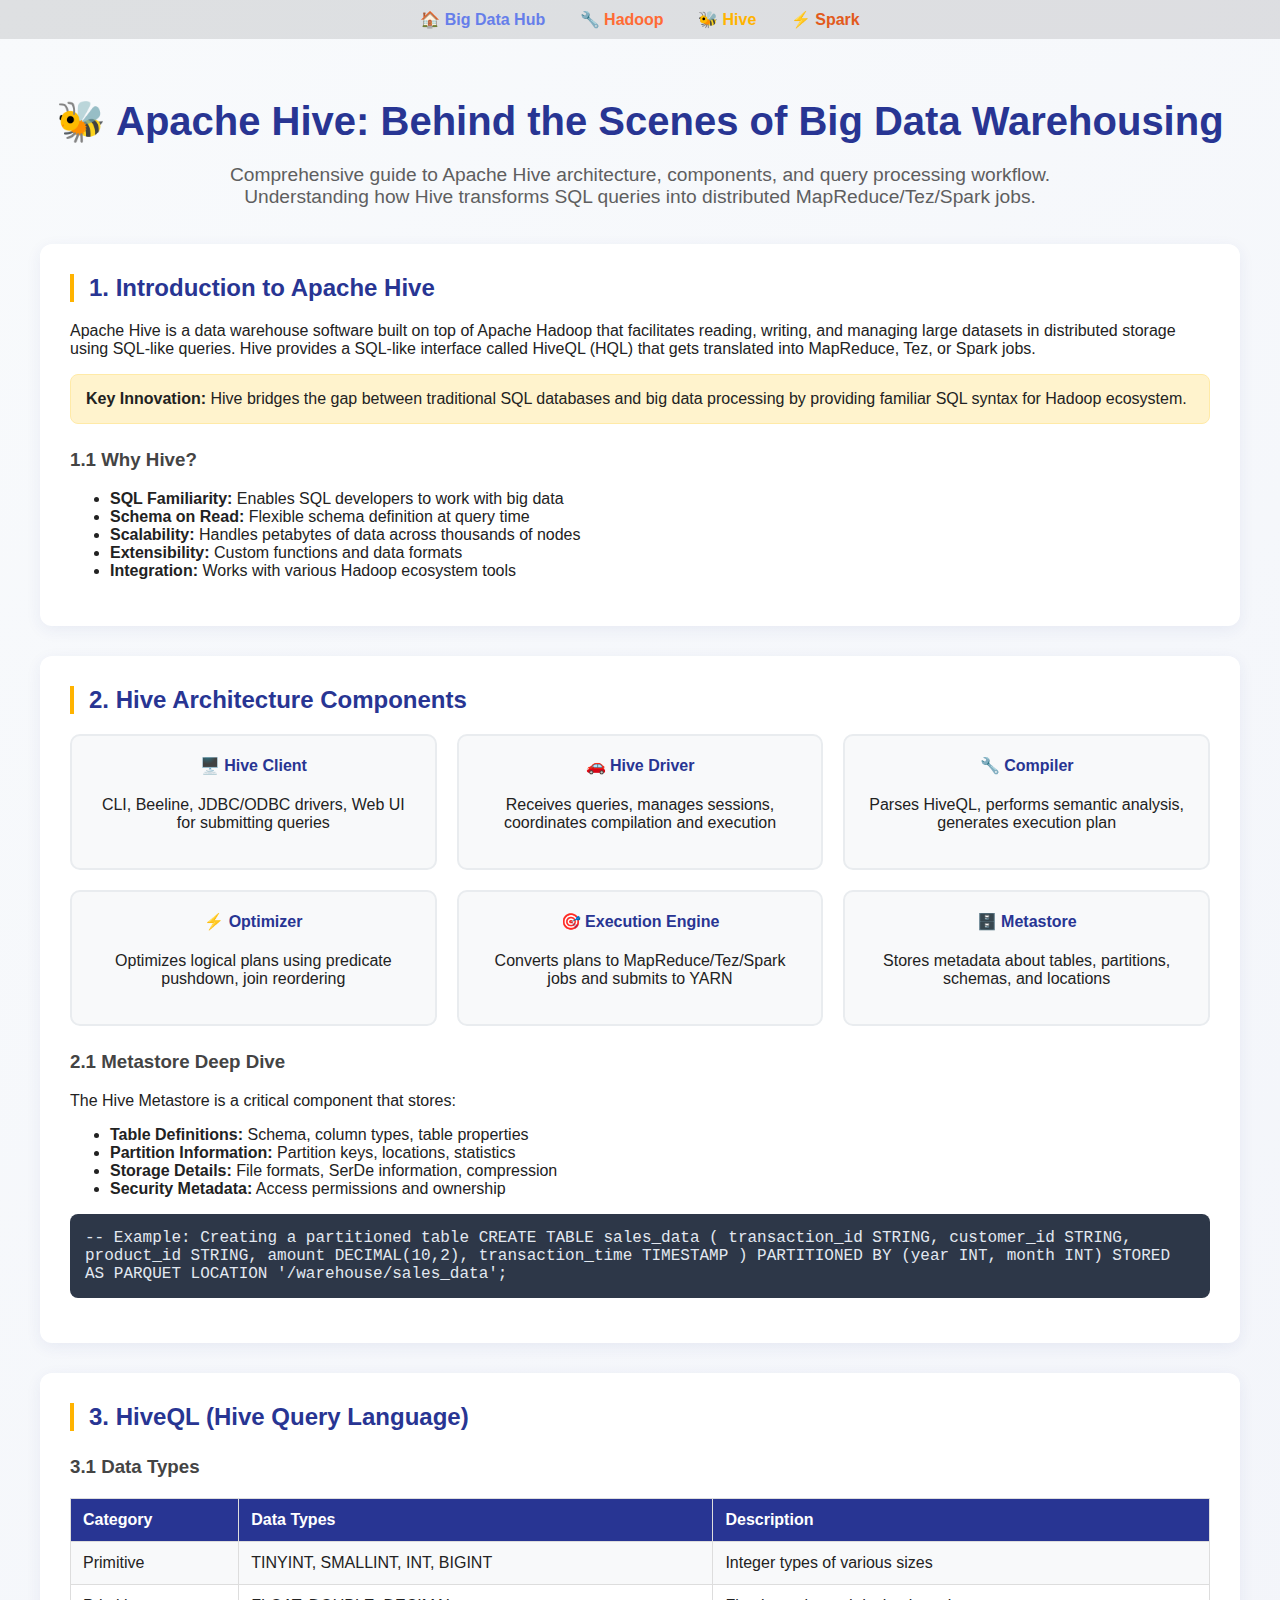
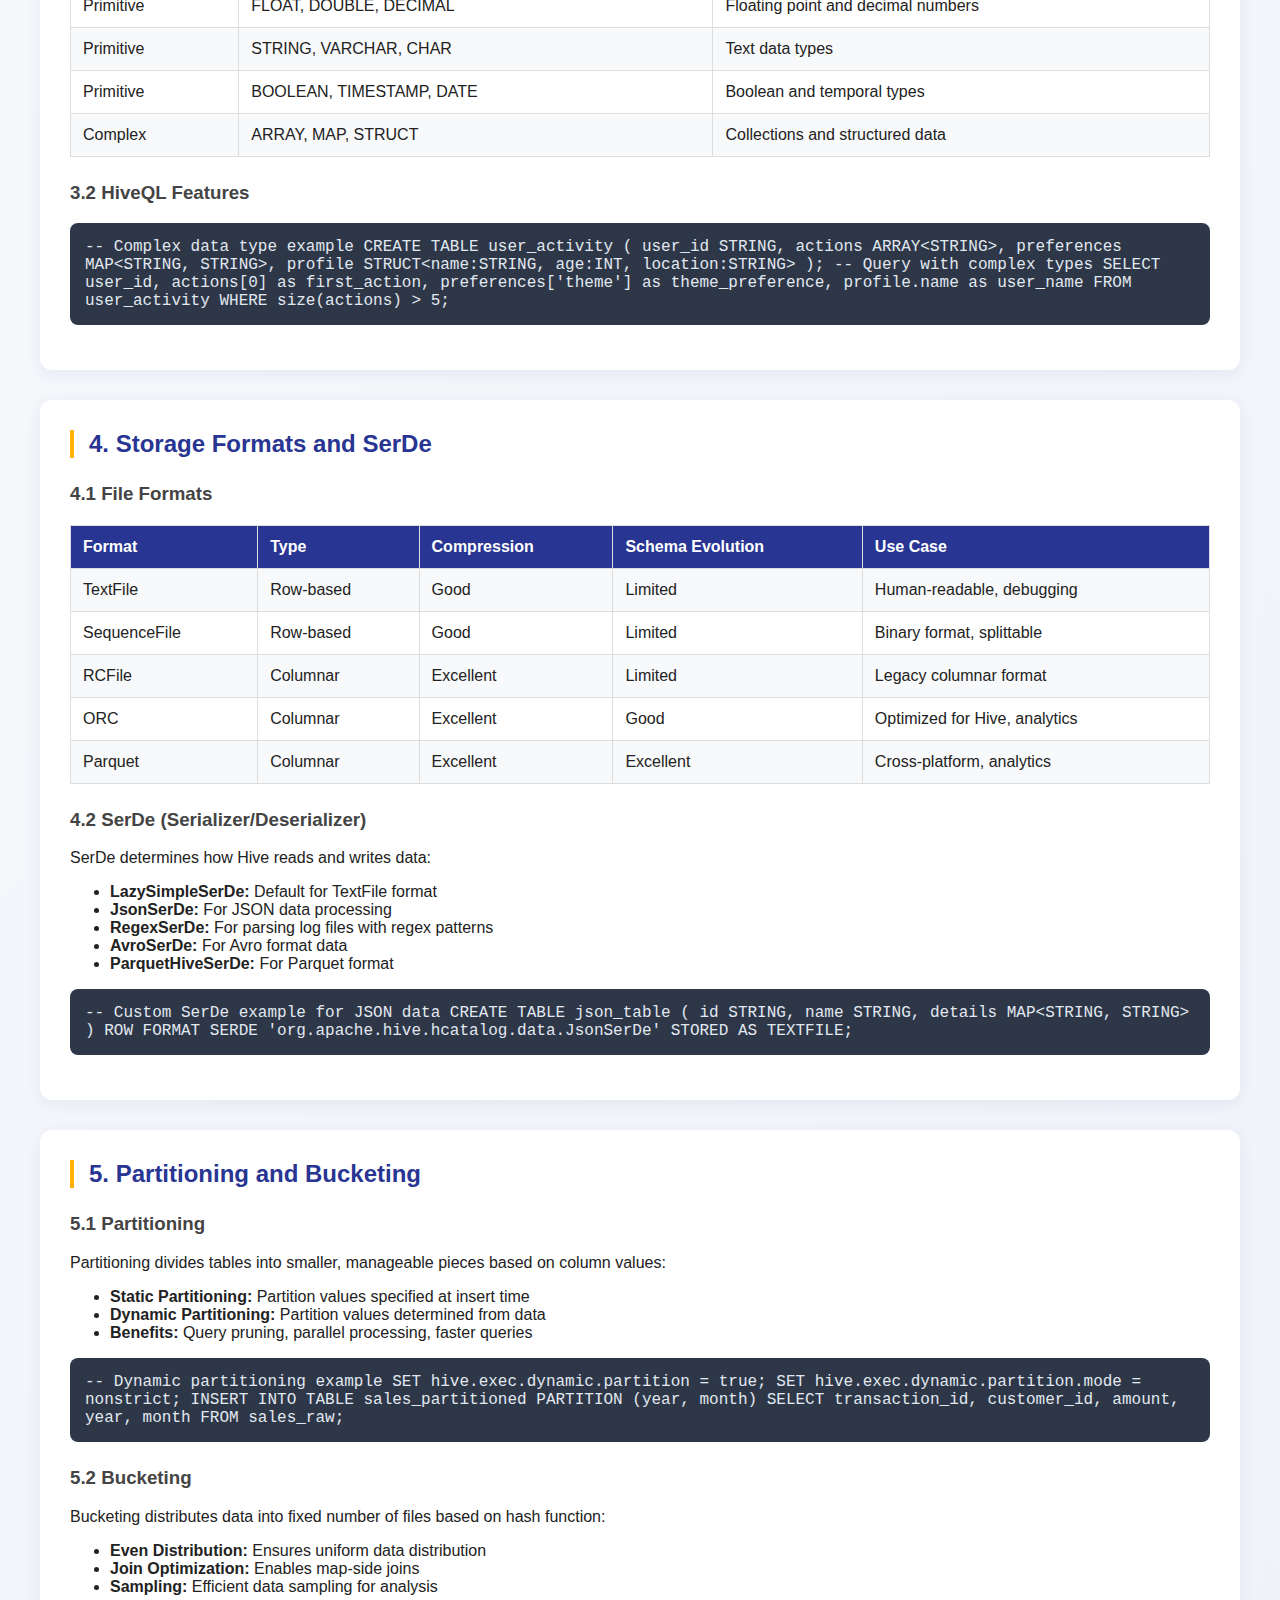
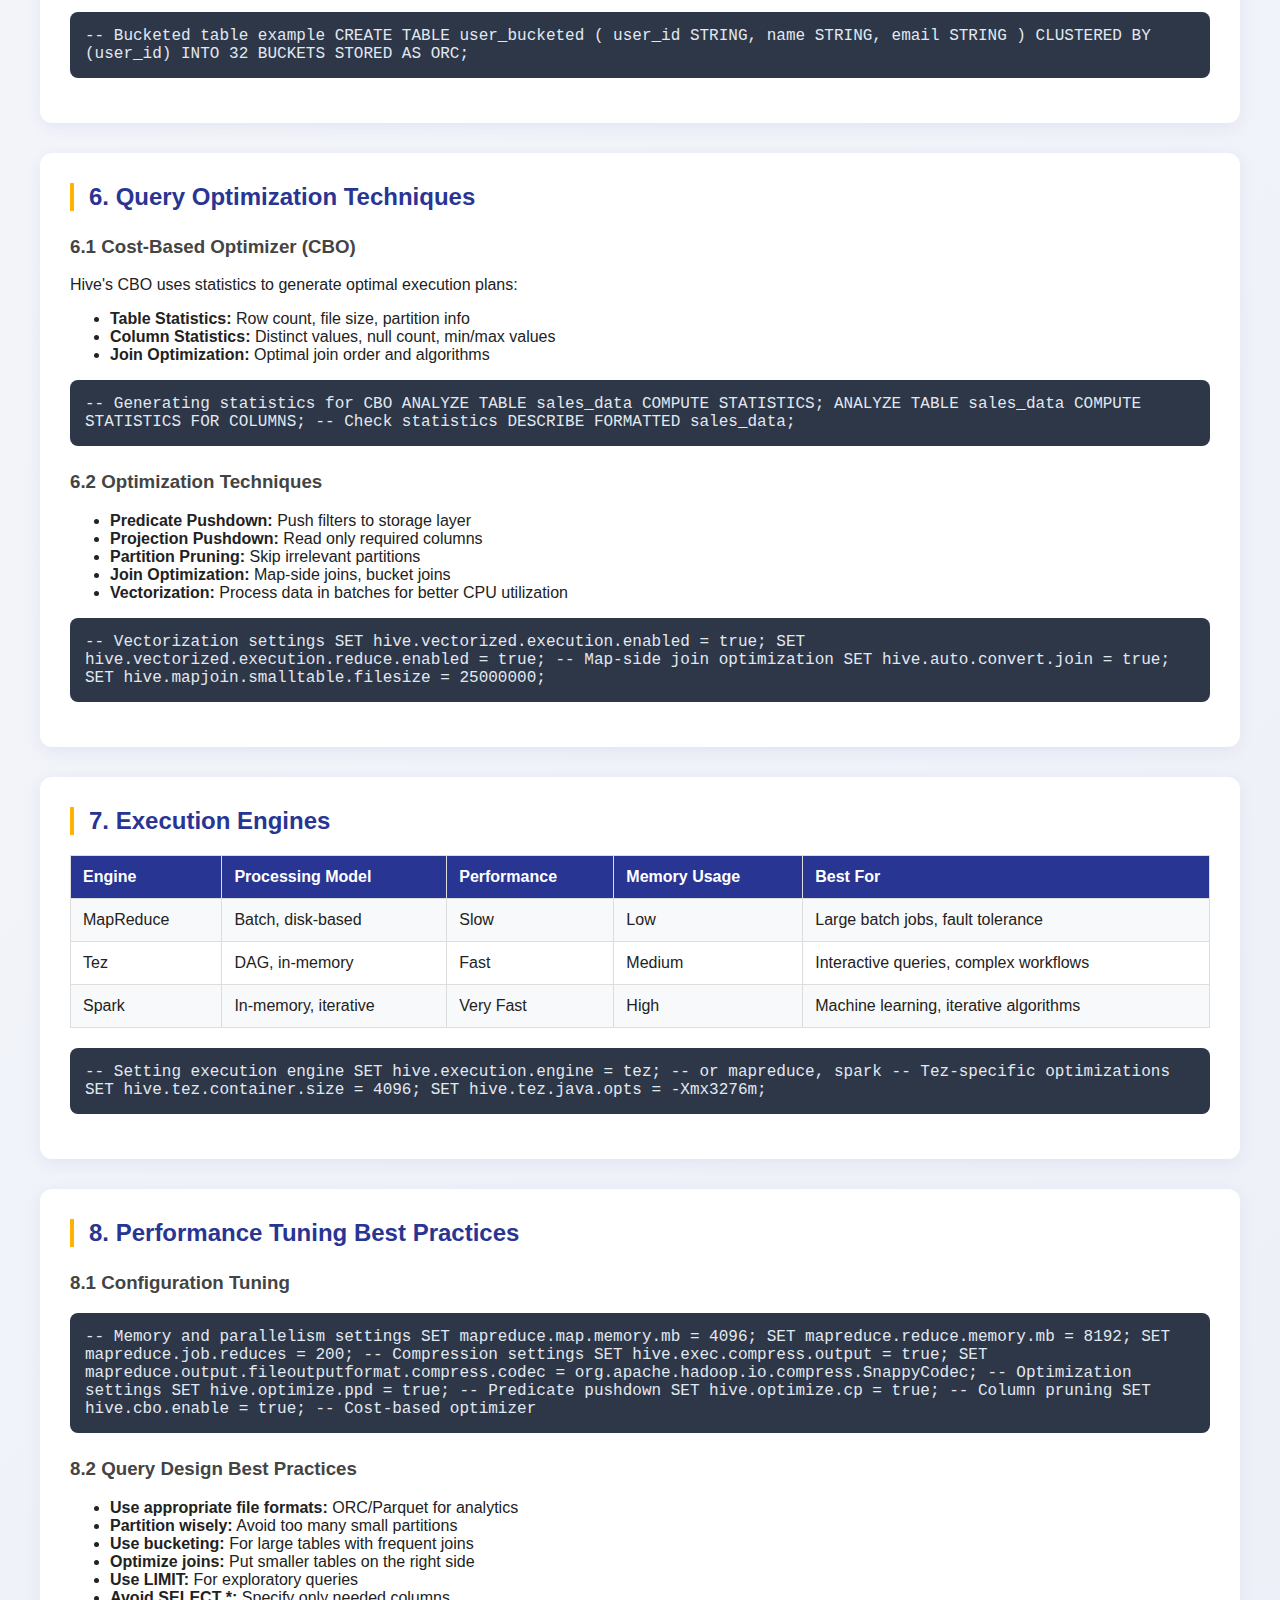
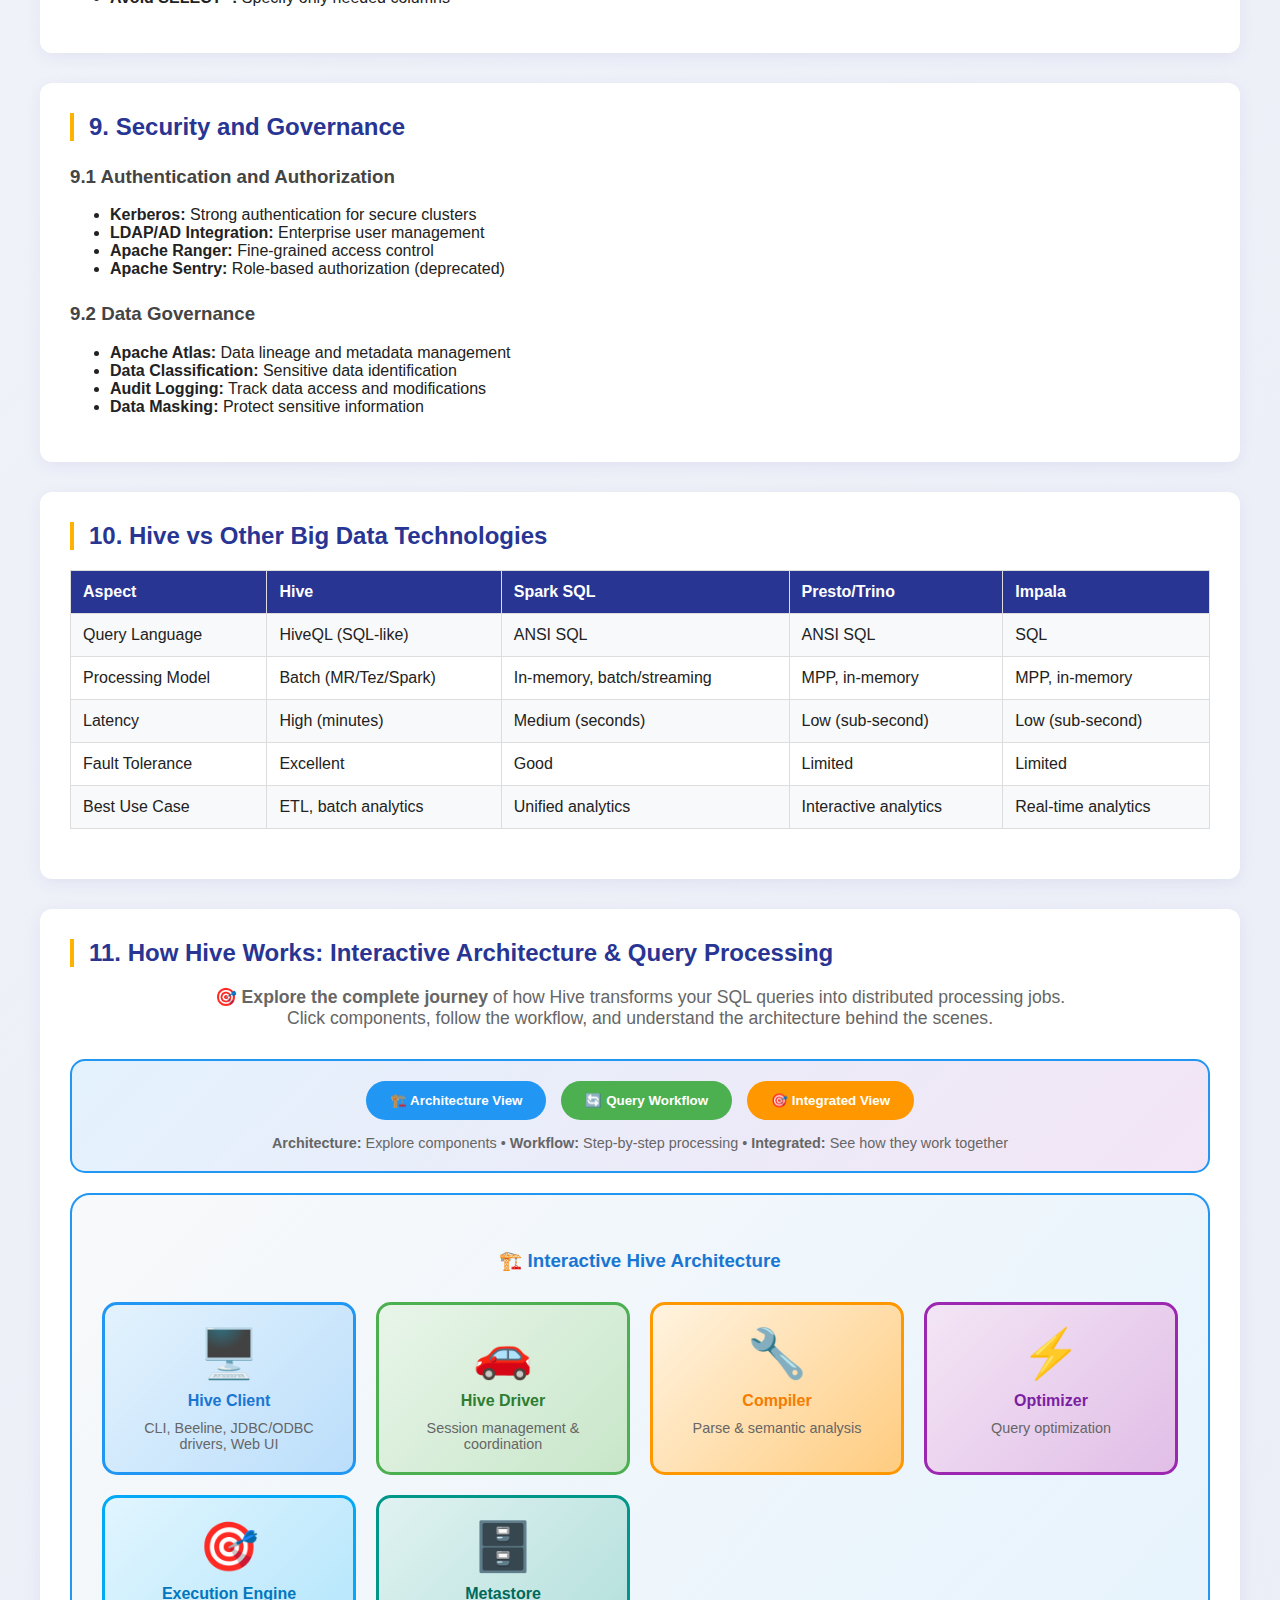
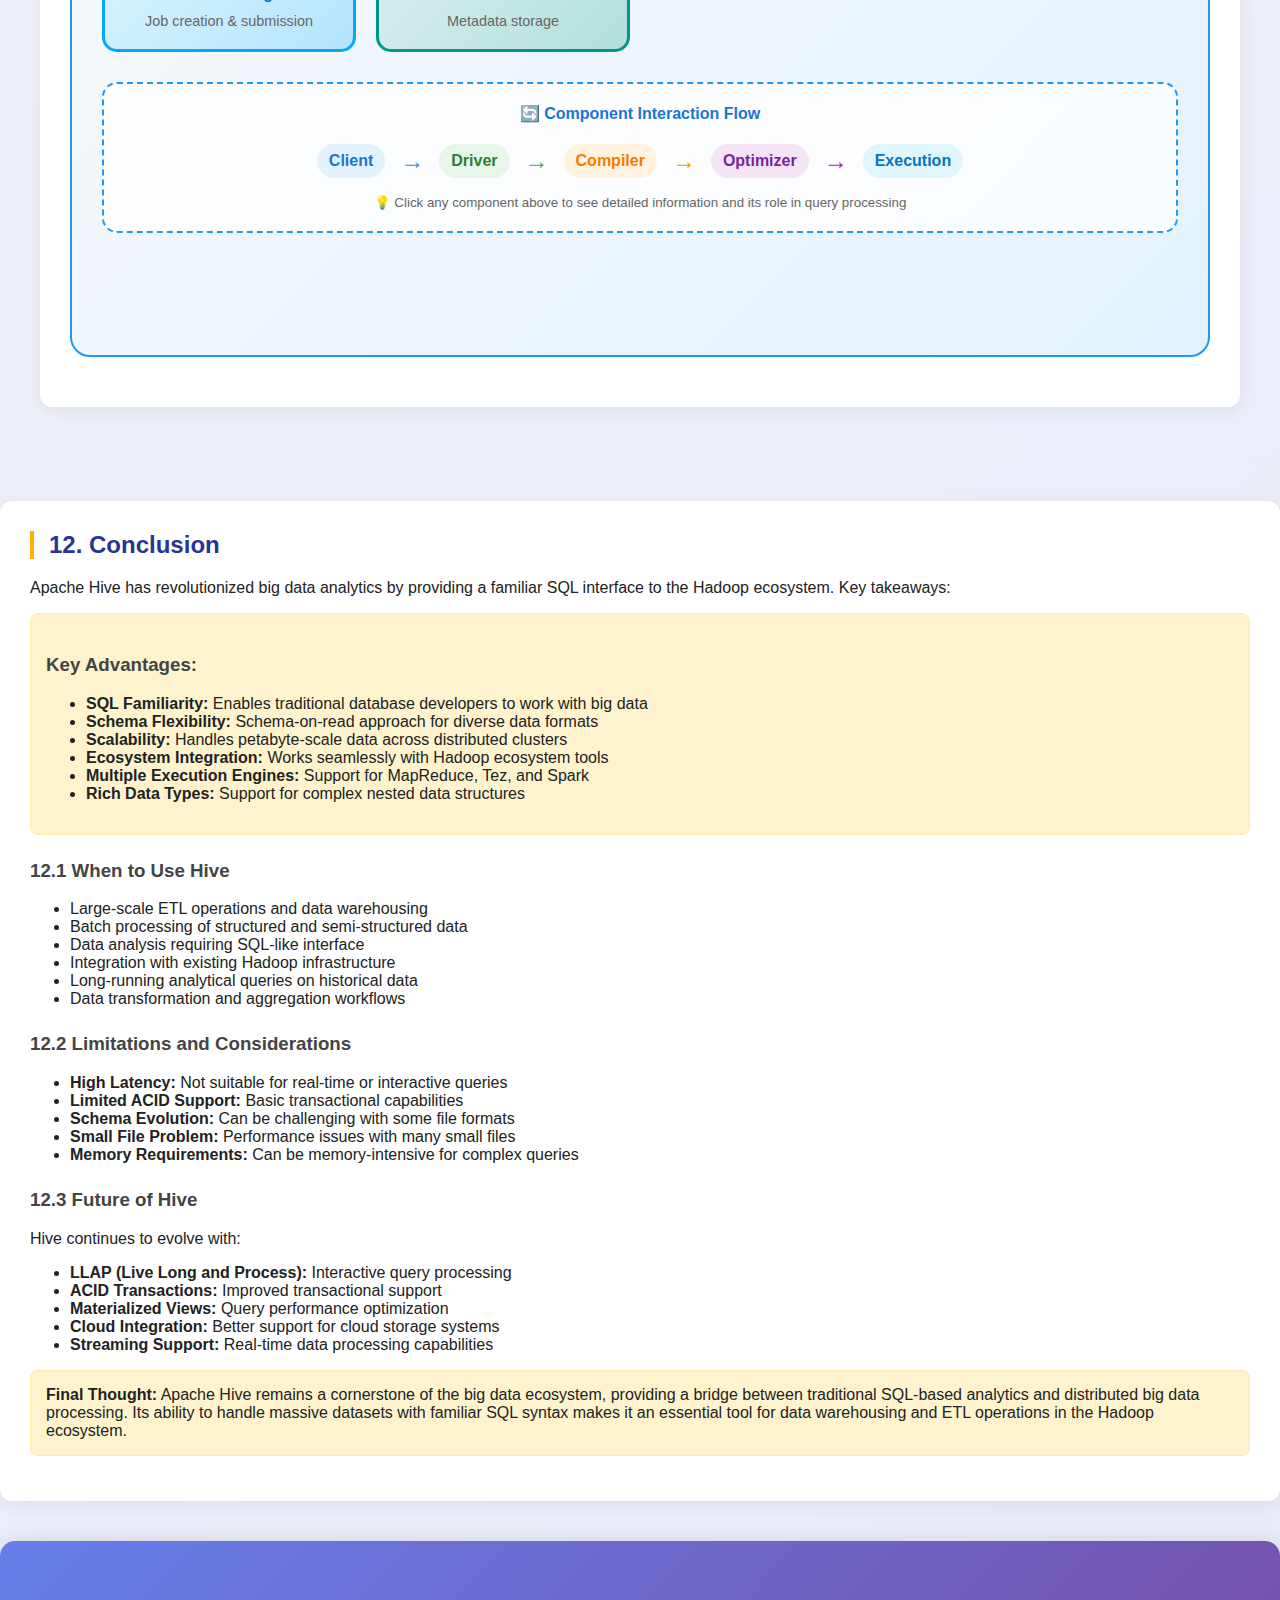
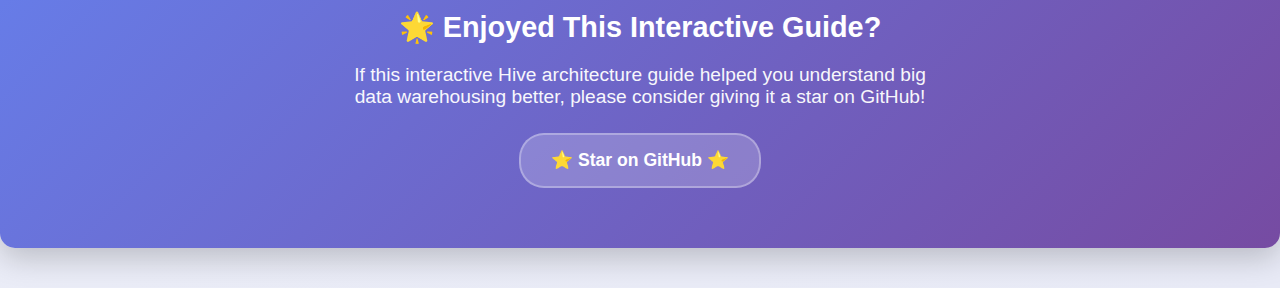
<file: hive.html>
<!DOCTYPE html>
<html lang="en">
    <head>
        <meta charset="UTF-8" />
        <meta name="viewport" content="width=device-width, initial-scale=1.0" />
        <title>Apache Hive: Behind the Scenes of Big Data Warehousing</title>
        <style>
            body {
                font-family: "Segoe UI", Tahoma, Geneva, Verdana, sans-serif;
                background: linear-gradient(135deg, #f8fafc 0%, #e8eaf6 100%);
                color: #222;
                margin: 0;
                padding: 0;
            }
            .container {
                max-width: 1200px;
                margin: 0 auto;
                padding: 32px 16px 64px 16px;
            }
            .content-section {
                background: white;
                border-radius: 12px;
                box-shadow: 0 4px 16px rgba(40, 53, 147, 0.07);
                padding: 30px;
                margin-bottom: 30px;
            }
            .content-section h2 {
                color: #283593;
                border-left: 4px solid #ffb300;
                padding-left: 15px;
                margin-top: 0;
            }
            .content-section h3 {
                color: #444;
                margin-top: 25px;
            }
            .code-block {
                background: #2d3748;
                color: #e2e8f0;
                padding: 15px;
                border-radius: 8px;
                overflow-x: auto;
                margin: 15px 0;
                font-family: 'Courier New', monospace;
            }
            .highlight-box {
                background: #fff3cd;
                border: 1px solid #ffeaa7;
                border-radius: 8px;
                padding: 15px;
                margin: 15px 0;
            }
            .comparison-table {
                width: 100%;
                border-collapse: collapse;
                margin: 20px 0;
            }
            .comparison-table th, .comparison-table td {
                border: 1px solid #ddd;
                padding: 12px;
                text-align: left;
            }
            .comparison-table th {
                background-color: #283593;
                color: white;
            }
            .comparison-table tr:nth-child(even) {
                background-color: #f8f9fa;
            }
            .architecture-grid {
                display: grid;
                grid-template-columns: repeat(auto-fit, minmax(300px, 1fr));
                gap: 20px;
                margin: 20px 0;
            }
            .component-card {
                background: #f8f9fa;
                border: 2px solid #e9ecef;
                border-radius: 10px;
                padding: 20px;
                text-align: center;
            }
            .component-card h4 {
                color: #283593;
                margin-top: 0;
            }

            /* Responsive design for interactive section */
            @media (max-width: 1024px) {
                #main-interactive-container {
                    display: block !important;
                    grid-template-columns: none !important;
                }

                #main-interactive-container > div:last-child {
                    position: static !important;
                    margin-top: 30px;
                }

                .stepper {
                    flex-direction: column;
                    gap: 15px;
                }

                .step-block {
                    min-width: 200px;
                    margin: 0 auto;
                }

                .step-arrow {
                    transform: rotate(90deg);
                    margin: 5px 0;
                }
            }

            @media (max-width: 768px) {
                .stepper {
                    padding: 20px 10px;
                }

                .step-block {
                    min-width: 150px;
                    padding: 15px 12px;
                    min-height: 70px;
                }

                .step-number {
                    font-size: 1.2em;
                }

                .step-title {
                    font-size: 0.8em;
                }
            }
            .header {
                text-align: center;
                margin-bottom: 36px;
            }
            .header h1 {
                font-size: 2.5em;
                color: #283593;
                margin-bottom: 8px;
            }
            .header p {
                font-size: 1.2em;
                color: #444;
                opacity: 0.85;
            }
            .stepper {
                display: flex;
                justify-content: center;
                align-items: center;
                gap: 8px;
                margin: 40px 0;
                flex-wrap: wrap;
                background: linear-gradient(135deg, #f8f9fa 0%, #e3f2fd 100%);
                padding: 30px 20px;
                border-radius: 20px;
                box-shadow: 0 8px 32px rgba(40, 53, 147, 0.1);
            }
            .step-block {
                background: linear-gradient(135deg, #fff 0%, #f8f9fa 100%);
                border-radius: 16px;
                box-shadow: 0 6px 20px rgba(40, 53, 147, 0.1);
                padding: 20px 16px;
                min-width: 160px;
                min-height: 80px;
                text-align: center;
                font-weight: 600;
                font-size: 0.95em;
                color: #37474f;
                border: 3px solid #e1f5fe;
                cursor: pointer;
                transition: all 0.3s cubic-bezier(0.4, 0, 0.2, 1);
                position: relative;
                display: flex;
                flex-direction: column;
                justify-content: center;
                align-items: center;
            }
            .step-block:hover {
                transform: translateY(-4px);
                box-shadow: 0 12px 28px rgba(40, 53, 147, 0.15);
                border-color: #81c784;
            }
            .step-block.active {
                background: linear-gradient(135deg, #ffeb3b 0%, #ffc107 100%);
                border: 3px solid #ff9800;
                color: #bf360c;
                transform: translateY(-8px) scale(1.05);
                box-shadow: 0 16px 40px rgba(255, 152, 0, 0.3);
                z-index: 10;
            }
            .step-block.active::before {
                content: '';
                position: absolute;
                top: -5px;
                left: -5px;
                right: -5px;
                bottom: -5px;
                background: linear-gradient(45deg, #ff9800, #ffc107, #ffeb3b, #ff9800);
                border-radius: 20px;
                z-index: -1;
                animation: glow 2s ease-in-out infinite alternate;
            }
            @keyframes glow {
                from { opacity: 0.5; transform: scale(1); }
                to { opacity: 0.8; transform: scale(1.02); }
            }
            .step-number {
                font-size: 1.4em;
                font-weight: 800;
                margin-bottom: 4px;
                color: #1976d2;
            }
            .step-block.active .step-number {
                color: #bf360c;
            }
            .step-title {
                font-size: 0.85em;
                line-height: 1.2;
                opacity: 0.9;
            }
            .step-arrow {
                font-size: 1.8em;
                color: #90a4ae;
                align-self: center;
                margin: 0 4px;
                transition: all 0.3s ease;
                animation: pulse 2s ease-in-out infinite;
            }
            @keyframes pulse {
                0%, 100% { transform: scale(1); opacity: 0.7; }
                50% { transform: scale(1.1); opacity: 1; }
            }
            .step-arrow.active-arrow {
                color: #ff9800;
                transform: scale(1.2);
            }
            .info-panel {
                background: linear-gradient(135deg, #fffde7 0%, #fff8e1 100%);
                border-radius: 20px;
                box-shadow: 0 8px 32px rgba(255, 193, 7, 0.15);
                border: 2px solid #ffcc02;
                padding: 30px;
                margin: 30px 0;
                min-height: 250px;
                position: relative;
                overflow: hidden;
                transition: all 0.3s ease;
            }
            .info-panel::before {
                content: '';
                position: absolute;
                top: 0;
                left: 0;
                right: 0;
                height: 4px;
                background: linear-gradient(90deg, #ff9800, #ffc107, #ffeb3b, #ff9800);
                animation: shimmer 3s ease-in-out infinite;
            }
            @keyframes shimmer {
                0%, 100% { opacity: 0.6; }
                50% { opacity: 1; }
            }
            .info-panel h2 {
                color: #e65100;
                margin-top: 0;
                margin-bottom: 20px;
                font-size: 1.6em;
                font-weight: 700;
                display: flex;
                align-items: center;
                gap: 10px;
            }
            .info-panel h2::before {
                content: '🔍';
                font-size: 1.2em;
            }
            .info-panel p {
                color: #4e342e;
                line-height: 1.7;
                margin-bottom: 15px;
                font-size: 1.05em;
            }
            .info-panel ul,
            .info-panel ol {
                margin-left: 20px;
                color: #4e342e;
                line-height: 1.6;
            }
            .info-panel li {
                margin-bottom: 8px;
                position: relative;
                padding-left: 20px;
            }
            .info-panel li::before {
                content: '▶';
                position: absolute;
                left: 0;
                color: #ff9800;
                font-size: 0.8em;
            }
            .diagram-section {
                margin: 32px 0 0 0;
                text-align: center;
            }
            .diagram-svg {
                max-width: 100%;
                margin: 0 auto;
                display: block;
            }
            .legend {
                margin-top: 18px;
                text-align: center;
                font-size: 0.98em;
                color: #555;
            }
            @media (max-width: 900px) {
                .stepper {
                    flex-direction: column;
                    align-items: stretch;
                }
                .step-arrow {
                    display: none;
                }
            }
        </style>
    </head>
    <body>
        <nav style="background: rgba(0,0,0,0.1); padding: 10px 0; text-align: center;">
            <a href="index.html" style="color: #667eea; text-decoration: none; margin: 0 15px; font-weight: bold;">🏠 Big Data Hub</a>
            <a href="hadoop.html" style="color: #ff6b35; text-decoration: none; margin: 0 15px; font-weight: bold;">🔧 Hadoop</a>
            <a href="hive.html" style="color: #ffb300; text-decoration: none; margin: 0 15px; font-weight: bold;">🐝 Hive</a>
            <a href="spark.html" style="color: #e25a1c; text-decoration: none; margin: 0 15px; font-weight: bold;">⚡ Spark</a>
        </nav>
        <div class="container">
            <div class="header">
                <h1>🐝 Apache Hive: Behind the Scenes of Big Data Warehousing</h1>
                <p>
                    Comprehensive guide to Apache Hive architecture, components, and query processing workflow.<br />
                    Understanding how Hive transforms SQL queries into distributed MapReduce/Tez/Spark jobs.
                </p>
            </div>

            <!-- Introduction Section -->
            <div class="content-section">
                <h2>1. Introduction to Apache Hive</h2>
                <p>Apache Hive is a data warehouse software built on top of Apache Hadoop that facilitates reading, writing, and managing large datasets in distributed storage using SQL-like queries. Hive provides a SQL-like interface called HiveQL (HQL) that gets translated into MapReduce, Tez, or Spark jobs.</p>

                <div class="highlight-box">
                    <strong>Key Innovation:</strong> Hive bridges the gap between traditional SQL databases and big data processing by providing familiar SQL syntax for Hadoop ecosystem.
                </div>

                <h3>1.1 Why Hive?</h3>
                <ul>
                    <li><strong>SQL Familiarity:</strong> Enables SQL developers to work with big data</li>
                    <li><strong>Schema on Read:</strong> Flexible schema definition at query time</li>
                    <li><strong>Scalability:</strong> Handles petabytes of data across thousands of nodes</li>
                    <li><strong>Extensibility:</strong> Custom functions and data formats</li>
                    <li><strong>Integration:</strong> Works with various Hadoop ecosystem tools</li>
                </ul>
            </div>

            <!-- Architecture Overview -->
            <div class="content-section">
                <h2>2. Hive Architecture Components</h2>

                <div class="architecture-grid">
                    <div class="component-card">
                        <h4>🖥️ Hive Client</h4>
                        <p>CLI, Beeline, JDBC/ODBC drivers, Web UI for submitting queries</p>
                    </div>
                    <div class="component-card">
                        <h4>🚗 Hive Driver</h4>
                        <p>Receives queries, manages sessions, coordinates compilation and execution</p>
                    </div>
                    <div class="component-card">
                        <h4>🔧 Compiler</h4>
                        <p>Parses HiveQL, performs semantic analysis, generates execution plan</p>
                    </div>
                    <div class="component-card">
                        <h4>⚡ Optimizer</h4>
                        <p>Optimizes logical plans using predicate pushdown, join reordering</p>
                    </div>
                    <div class="component-card">
                        <h4>🎯 Execution Engine</h4>
                        <p>Converts plans to MapReduce/Tez/Spark jobs and submits to YARN</p>
                    </div>
                    <div class="component-card">
                        <h4>🗄️ Metastore</h4>
                        <p>Stores metadata about tables, partitions, schemas, and locations</p>
                    </div>
                </div>

                <h3>2.1 Metastore Deep Dive</h3>
                <p>The Hive Metastore is a critical component that stores:</p>
                <ul>
                    <li><strong>Table Definitions:</strong> Schema, column types, table properties</li>
                    <li><strong>Partition Information:</strong> Partition keys, locations, statistics</li>
                    <li><strong>Storage Details:</strong> File formats, SerDe information, compression</li>
                    <li><strong>Security Metadata:</strong> Access permissions and ownership</li>
                </ul>

                <div class="code-block">
-- Example: Creating a partitioned table
CREATE TABLE sales_data (
    transaction_id STRING,
    customer_id STRING,
    product_id STRING,
    amount DECIMAL(10,2),
    transaction_time TIMESTAMP
)
PARTITIONED BY (year INT, month INT)
STORED AS PARQUET
LOCATION '/warehouse/sales_data';
                </div>
            </div>

            <!-- HiveQL and Data Types -->
            <div class="content-section">
                <h2>3. HiveQL (Hive Query Language)</h2>

                <h3>3.1 Data Types</h3>
                <table class="comparison-table">
                    <tr>
                        <th>Category</th>
                        <th>Data Types</th>
                        <th>Description</th>
                    </tr>
                    <tr>
                        <td>Primitive</td>
                        <td>TINYINT, SMALLINT, INT, BIGINT</td>
                        <td>Integer types of various sizes</td>
                    </tr>
                    <tr>
                        <td>Primitive</td>
                        <td>FLOAT, DOUBLE, DECIMAL</td>
                        <td>Floating point and decimal numbers</td>
                    </tr>
                    <tr>
                        <td>Primitive</td>
                        <td>STRING, VARCHAR, CHAR</td>
                        <td>Text data types</td>
                    </tr>
                    <tr>
                        <td>Primitive</td>
                        <td>BOOLEAN, TIMESTAMP, DATE</td>
                        <td>Boolean and temporal types</td>
                    </tr>
                    <tr>
                        <td>Complex</td>
                        <td>ARRAY, MAP, STRUCT</td>
                        <td>Collections and structured data</td>
                    </tr>
                </table>

                <h3>3.2 HiveQL Features</h3>
                <div class="code-block">
-- Complex data type example
CREATE TABLE user_activity (
    user_id STRING,
    actions ARRAY&lt;STRING&gt;,
    preferences MAP&lt;STRING, STRING&gt;,
    profile STRUCT&lt;name:STRING, age:INT, location:STRING&gt;
);

-- Query with complex types
SELECT
    user_id,
    actions[0] as first_action,
    preferences['theme'] as theme_preference,
    profile.name as user_name
FROM user_activity
WHERE size(actions) > 5;
                </div>
            </div>

            <!-- Storage Formats and SerDe -->
            <div class="content-section">
                <h2>4. Storage Formats and SerDe</h2>

                <h3>4.1 File Formats</h3>
                <table class="comparison-table">
                    <tr>
                        <th>Format</th>
                        <th>Type</th>
                        <th>Compression</th>
                        <th>Schema Evolution</th>
                        <th>Use Case</th>
                    </tr>
                    <tr>
                        <td>TextFile</td>
                        <td>Row-based</td>
                        <td>Good</td>
                        <td>Limited</td>
                        <td>Human-readable, debugging</td>
                    </tr>
                    <tr>
                        <td>SequenceFile</td>
                        <td>Row-based</td>
                        <td>Good</td>
                        <td>Limited</td>
                        <td>Binary format, splittable</td>
                    </tr>
                    <tr>
                        <td>RCFile</td>
                        <td>Columnar</td>
                        <td>Excellent</td>
                        <td>Limited</td>
                        <td>Legacy columnar format</td>
                    </tr>
                    <tr>
                        <td>ORC</td>
                        <td>Columnar</td>
                        <td>Excellent</td>
                        <td>Good</td>
                        <td>Optimized for Hive, analytics</td>
                    </tr>
                    <tr>
                        <td>Parquet</td>
                        <td>Columnar</td>
                        <td>Excellent</td>
                        <td>Excellent</td>
                        <td>Cross-platform, analytics</td>
                    </tr>
                </table>

                <h3>4.2 SerDe (Serializer/Deserializer)</h3>
                <p>SerDe determines how Hive reads and writes data:</p>
                <ul>
                    <li><strong>LazySimpleSerDe:</strong> Default for TextFile format</li>
                    <li><strong>JsonSerDe:</strong> For JSON data processing</li>
                    <li><strong>RegexSerDe:</strong> For parsing log files with regex patterns</li>
                    <li><strong>AvroSerDe:</strong> For Avro format data</li>
                    <li><strong>ParquetHiveSerDe:</strong> For Parquet format</li>
                </ul>

                <div class="code-block">
-- Custom SerDe example for JSON data
CREATE TABLE json_table (
    id STRING,
    name STRING,
    details MAP&lt;STRING, STRING&gt;
)
ROW FORMAT SERDE 'org.apache.hive.hcatalog.data.JsonSerDe'
STORED AS TEXTFILE;
                </div>
            </div>

            <!-- Partitioning and Bucketing -->
            <div class="content-section">
                <h2>5. Partitioning and Bucketing</h2>

                <h3>5.1 Partitioning</h3>
                <p>Partitioning divides tables into smaller, manageable pieces based on column values:</p>
                <ul>
                    <li><strong>Static Partitioning:</strong> Partition values specified at insert time</li>
                    <li><strong>Dynamic Partitioning:</strong> Partition values determined from data</li>
                    <li><strong>Benefits:</strong> Query pruning, parallel processing, faster queries</li>
                </ul>

                <div class="code-block">
-- Dynamic partitioning example
SET hive.exec.dynamic.partition = true;
SET hive.exec.dynamic.partition.mode = nonstrict;

INSERT INTO TABLE sales_partitioned
PARTITION (year, month)
SELECT transaction_id, customer_id, amount, year, month
FROM sales_raw;
                </div>

                <h3>5.2 Bucketing</h3>
                <p>Bucketing distributes data into fixed number of files based on hash function:</p>
                <ul>
                    <li><strong>Even Distribution:</strong> Ensures uniform data distribution</li>
                    <li><strong>Join Optimization:</strong> Enables map-side joins</li>
                    <li><strong>Sampling:</strong> Efficient data sampling for analysis</li>
                </ul>

                <div class="code-block">
-- Bucketed table example
CREATE TABLE user_bucketed (
    user_id STRING,
    name STRING,
    email STRING
)
CLUSTERED BY (user_id) INTO 32 BUCKETS
STORED AS ORC;
                </div>
            </div>

            <!-- Query Optimization -->
            <div class="content-section">
                <h2>6. Query Optimization Techniques</h2>

                <h3>6.1 Cost-Based Optimizer (CBO)</h3>
                <p>Hive's CBO uses statistics to generate optimal execution plans:</p>
                <ul>
                    <li><strong>Table Statistics:</strong> Row count, file size, partition info</li>
                    <li><strong>Column Statistics:</strong> Distinct values, null count, min/max values</li>
                    <li><strong>Join Optimization:</strong> Optimal join order and algorithms</li>
                </ul>

                <div class="code-block">
-- Generating statistics for CBO
ANALYZE TABLE sales_data COMPUTE STATISTICS;
ANALYZE TABLE sales_data COMPUTE STATISTICS FOR COLUMNS;

-- Check statistics
DESCRIBE FORMATTED sales_data;
                </div>

                <h3>6.2 Optimization Techniques</h3>
                <ul>
                    <li><strong>Predicate Pushdown:</strong> Push filters to storage layer</li>
                    <li><strong>Projection Pushdown:</strong> Read only required columns</li>
                    <li><strong>Partition Pruning:</strong> Skip irrelevant partitions</li>
                    <li><strong>Join Optimization:</strong> Map-side joins, bucket joins</li>
                    <li><strong>Vectorization:</strong> Process data in batches for better CPU utilization</li>
                </ul>

                <div class="code-block">
-- Vectorization settings
SET hive.vectorized.execution.enabled = true;
SET hive.vectorized.execution.reduce.enabled = true;

-- Map-side join optimization
SET hive.auto.convert.join = true;
SET hive.mapjoin.smalltable.filesize = 25000000;
                </div>
            </div>

            <!-- Execution Engines -->
            <div class="content-section">
                <h2>7. Execution Engines</h2>

                <table class="comparison-table">
                    <tr>
                        <th>Engine</th>
                        <th>Processing Model</th>
                        <th>Performance</th>
                        <th>Memory Usage</th>
                        <th>Best For</th>
                    </tr>
                    <tr>
                        <td>MapReduce</td>
                        <td>Batch, disk-based</td>
                        <td>Slow</td>
                        <td>Low</td>
                        <td>Large batch jobs, fault tolerance</td>
                    </tr>
                    <tr>
                        <td>Tez</td>
                        <td>DAG, in-memory</td>
                        <td>Fast</td>
                        <td>Medium</td>
                        <td>Interactive queries, complex workflows</td>
                    </tr>
                    <tr>
                        <td>Spark</td>
                        <td>In-memory, iterative</td>
                        <td>Very Fast</td>
                        <td>High</td>
                        <td>Machine learning, iterative algorithms</td>
                    </tr>
                </table>

                <div class="code-block">
-- Setting execution engine
SET hive.execution.engine = tez;  -- or mapreduce, spark

-- Tez-specific optimizations
SET hive.tez.container.size = 4096;
SET hive.tez.java.opts = -Xmx3276m;
                </div>
            </div>

            <!-- Performance Tuning -->
            <div class="content-section">
                <h2>8. Performance Tuning Best Practices</h2>

                <h3>8.1 Configuration Tuning</h3>
                <div class="code-block">
-- Memory and parallelism settings
SET mapreduce.map.memory.mb = 4096;
SET mapreduce.reduce.memory.mb = 8192;
SET mapreduce.job.reduces = 200;

-- Compression settings
SET hive.exec.compress.output = true;
SET mapreduce.output.fileoutputformat.compress.codec = org.apache.hadoop.io.compress.SnappyCodec;

-- Optimization settings
SET hive.optimize.ppd = true;  -- Predicate pushdown
SET hive.optimize.cp = true;   -- Column pruning
SET hive.cbo.enable = true;    -- Cost-based optimizer
                </div>

                <h3>8.2 Query Design Best Practices</h3>
                <ul>
                    <li><strong>Use appropriate file formats:</strong> ORC/Parquet for analytics</li>
                    <li><strong>Partition wisely:</strong> Avoid too many small partitions</li>
                    <li><strong>Use bucketing:</strong> For large tables with frequent joins</li>
                    <li><strong>Optimize joins:</strong> Put smaller tables on the right side</li>
                    <li><strong>Use LIMIT:</strong> For exploratory queries</li>
                    <li><strong>Avoid SELECT *:</strong> Specify only needed columns</li>
                </ul>
            </div>

            <!-- Security and Governance -->
            <div class="content-section">
                <h2>9. Security and Governance</h2>

                <h3>9.1 Authentication and Authorization</h3>
                <ul>
                    <li><strong>Kerberos:</strong> Strong authentication for secure clusters</li>
                    <li><strong>LDAP/AD Integration:</strong> Enterprise user management</li>
                    <li><strong>Apache Ranger:</strong> Fine-grained access control</li>
                    <li><strong>Apache Sentry:</strong> Role-based authorization (deprecated)</li>
                </ul>

                <h3>9.2 Data Governance</h3>
                <ul>
                    <li><strong>Apache Atlas:</strong> Data lineage and metadata management</li>
                    <li><strong>Data Classification:</strong> Sensitive data identification</li>
                    <li><strong>Audit Logging:</strong> Track data access and modifications</li>
                    <li><strong>Data Masking:</strong> Protect sensitive information</li>
                </ul>
            </div>

            <!-- Hive vs Other Technologies -->
            <div class="content-section">
                <h2>10. Hive vs Other Big Data Technologies</h2>

                <table class="comparison-table">
                    <tr>
                        <th>Aspect</th>
                        <th>Hive</th>
                        <th>Spark SQL</th>
                        <th>Presto/Trino</th>
                        <th>Impala</th>
                    </tr>
                    <tr>
                        <td>Query Language</td>
                        <td>HiveQL (SQL-like)</td>
                        <td>ANSI SQL</td>
                        <td>ANSI SQL</td>
                        <td>SQL</td>
                    </tr>
                    <tr>
                        <td>Processing Model</td>
                        <td>Batch (MR/Tez/Spark)</td>
                        <td>In-memory, batch/streaming</td>
                        <td>MPP, in-memory</td>
                        <td>MPP, in-memory</td>
                    </tr>
                    <tr>
                        <td>Latency</td>
                        <td>High (minutes)</td>
                        <td>Medium (seconds)</td>
                        <td>Low (sub-second)</td>
                        <td>Low (sub-second)</td>
                    </tr>
                    <tr>
                        <td>Fault Tolerance</td>
                        <td>Excellent</td>
                        <td>Good</td>
                        <td>Limited</td>
                        <td>Limited</td>
                    </tr>
                    <tr>
                        <td>Best Use Case</td>
                        <td>ETL, batch analytics</td>
                        <td>Unified analytics</td>
                        <td>Interactive analytics</td>
                        <td>Real-time analytics</td>
                    </tr>
                </table>
            </div>

            <!-- Unified Interactive Architecture & Workflow Section -->
            <div class="content-section">
                <h2>11. How Hive Works: Interactive Architecture & Query Processing</h2>
                <p style="text-align: center; font-size: 1.1em; color: #666; margin-bottom: 30px;">
                    🎯 <strong>Explore the complete journey</strong> of how Hive transforms your SQL queries into distributed processing jobs.<br>
                    Click components, follow the workflow, and understand the architecture behind the scenes.
                </p>

                <!-- Unified Control Panel -->
                <div style="background: linear-gradient(135deg, #e3f2fd 0%, #f3e5f5 100%); border: 2px solid #2196f3; border-radius: 15px; padding: 20px; margin: 20px 0; text-align: center;">
                    <div style="display: flex; justify-content: center; gap: 15px; flex-wrap: wrap; margin-bottom: 15px;">
                        <button id="architecture-view-btn" onclick="showArchitectureView()" style="background: #2196f3; color: white; border: none; padding: 12px 24px; border-radius: 25px; cursor: pointer; font-weight: 600; transition: all 0.3s ease;">
                            🏗️ Architecture View
                        </button>
                        <button id="workflow-view-btn" onclick="showWorkflowView()" style="background: #4caf50; color: white; border: none; padding: 12px 24px; border-radius: 25px; cursor: pointer; font-weight: 600; transition: all 0.3s ease;">
                            🔄 Query Workflow
                        </button>
                        <button id="integrated-view-btn" onclick="showIntegratedView()" style="background: #ff9800; color: white; border: none; padding: 12px 24px; border-radius: 25px; cursor: pointer; font-weight: 600; transition: all 0.3s ease;">
                            🎯 Integrated View
                        </button>
                    </div>
                    <div style="font-size: 0.9em; color: #666;">
                        <strong>Architecture:</strong> Explore components • <strong>Workflow:</strong> Step-by-step processing • <strong>Integrated:</strong> See how they work together
                    </div>
                </div>
                <!-- Main Unified Container -->
                <div id="unified-container" style="background: linear-gradient(135deg, #f8f9fa 0%, #e3f2fd 100%); border-radius: 20px; padding: 30px; margin: 20px 0; border: 2px solid #2196f3; position: relative; overflow: hidden; min-height: 700px;">

                    <!-- Architecture View (Enhanced Interactive Architecture) -->
                    <div id="architecture-view" style="display: block;">
                        <h3 style="text-align: center; color: #1976d2; margin-bottom: 30px;">🏗️ Interactive Hive Architecture</h3>

                        <!-- Simplified Interactive Architecture for Unified View -->
                        <div style="display: grid; grid-template-columns: repeat(auto-fit, minmax(250px, 1fr)); gap: 20px; margin: 20px 0;">
                            <!-- Client Component -->
                            <div class="unified-component" onclick="showUnifiedComponentDetails('client')" style="background: linear-gradient(135deg, #e3f2fd 0%, #bbdefb 100%); border: 3px solid #2196f3; border-radius: 15px; padding: 20px; text-align: center; cursor: pointer; transition: all 0.3s ease;">
                                <div style="font-size: 3em; margin-bottom: 10px;">🖥️</div>
                                <h4 style="margin: 10px 0; color: #1976d2;">Hive Client</h4>
                                <p style="font-size: 0.9em; color: #666; margin: 0;">CLI, Beeline, JDBC/ODBC drivers, Web UI</p>
                            </div>

                            <!-- Driver Component -->
                            <div class="unified-component" onclick="showUnifiedComponentDetails('driver')" style="background: linear-gradient(135deg, #e8f5e9 0%, #c8e6c9 100%); border: 3px solid #4caf50; border-radius: 15px; padding: 20px; text-align: center; cursor: pointer; transition: all 0.3s ease;">
                                <div style="font-size: 3em; margin-bottom: 10px;">🚗</div>
                                <h4 style="margin: 10px 0; color: #2e7d32;">Hive Driver</h4>
                                <p style="font-size: 0.9em; color: #666; margin: 0;">Session management & coordination</p>
                            </div>

                            <!-- Compiler Component -->
                            <div class="unified-component" onclick="showUnifiedComponentDetails('compiler')" style="background: linear-gradient(135deg, #fff3e0 0%, #ffcc80 100%); border: 3px solid #ff9800; border-radius: 15px; padding: 20px; text-align: center; cursor: pointer; transition: all 0.3s ease;">
                                <div style="font-size: 3em; margin-bottom: 10px;">🔧</div>
                                <h4 style="margin: 10px 0; color: #f57c00;">Compiler</h4>
                                <p style="font-size: 0.9em; color: #666; margin: 0;">Parse & semantic analysis</p>
                            </div>

                            <!-- Optimizer Component -->
                            <div class="unified-component" onclick="showUnifiedComponentDetails('optimizer')" style="background: linear-gradient(135deg, #f3e5f5 0%, #e1bee7 100%); border: 3px solid #9c27b0; border-radius: 15px; padding: 20px; text-align: center; cursor: pointer; transition: all 0.3s ease;">
                                <div style="font-size: 3em; margin-bottom: 10px;">⚡</div>
                                <h4 style="margin: 10px 0; color: #7b1fa2;">Optimizer</h4>
                                <p style="font-size: 0.9em; color: #666; margin: 0;">Query optimization</p>
                            </div>

                            <!-- Execution Engine Component -->
                            <div class="unified-component" onclick="showUnifiedComponentDetails('execution')" style="background: linear-gradient(135deg, #e1f5fe 0%, #b3e5fc 100%); border: 3px solid #03a9f4; border-radius: 15px; padding: 20px; text-align: center; cursor: pointer; transition: all 0.3s ease;">
                                <div style="font-size: 3em; margin-bottom: 10px;">🎯</div>
                                <h4 style="margin: 10px 0; color: #0277bd;">Execution Engine</h4>
                                <p style="font-size: 0.9em; color: #666; margin: 0;">Job creation & submission</p>
                            </div>

                            <!-- Metastore Component -->
                            <div class="unified-component" onclick="showUnifiedComponentDetails('metastore')" style="background: linear-gradient(135deg, #e0f2f1 0%, #b2dfdb 100%); border: 3px solid #009688; border-radius: 15px; padding: 20px; text-align: center; cursor: pointer; transition: all 0.3s ease;">
                                <div style="font-size: 3em; margin-bottom: 10px;">🗄️</div>
                                <h4 style="margin: 10px 0; color: #00695c;">Metastore</h4>
                                <p style="font-size: 0.9em; color: #666; margin: 0;">Metadata storage</p>
                            </div>
                        </div>

                        <!-- Architecture Flow Visualization -->
                        <div style="margin-top: 30px; padding: 20px; background: rgba(255,255,255,0.8); border-radius: 15px; border: 2px dashed #2196f3;">
                            <h4 style="text-align: center; color: #1976d2; margin-top: 0;">🔄 Component Interaction Flow</h4>
                            <div style="display: flex; justify-content: center; align-items: center; flex-wrap: wrap; gap: 15px;">
                                <span style="background: #e3f2fd; padding: 8px 12px; border-radius: 20px; color: #1976d2; font-weight: bold;">Client</span>
                                <span style="color: #2196f3; font-size: 1.5em;">→</span>
                                <span style="background: #e8f5e9; padding: 8px 12px; border-radius: 20px; color: #2e7d32; font-weight: bold;">Driver</span>
                                <span style="color: #4caf50; font-size: 1.5em;">→</span>
                                <span style="background: #fff3e0; padding: 8px 12px; border-radius: 20px; color: #f57c00; font-weight: bold;">Compiler</span>
                                <span style="color: #ff9800; font-size: 1.5em;">→</span>
                                <span style="background: #f3e5f5; padding: 8px 12px; border-radius: 20px; color: #7b1fa2; font-weight: bold;">Optimizer</span>
                                <span style="color: #9c27b0; font-size: 1.5em;">→</span>
                                <span style="background: #e1f5fe; padding: 8px 12px; border-radius: 20px; color: #0277bd; font-weight: bold;">Execution</span>
                            </div>
                            <div style="text-align: center; margin-top: 15px; color: #666;">
                                <small>💡 Click any component above to see detailed information and its role in query processing</small>
                            </div>
                        </div>
                    </div>

                    <!-- Workflow View -->
                    <div id="workflow-view" style="display: none;">
                        <h3 style="text-align: center; color: #4caf50; margin-bottom: 30px;">🔄 Query Processing Workflow</h3>

                        <!-- Stepper Navigation -->
                        <div class="stepper" id="hive-stepper" style="margin-bottom: 30px;">
                            <div class="step-block active" onclick="showStep(0)">
                                <div class="step-number">1</div>
                                <div class="step-title">Query Submission</div>
                            </div>
                            <span class="step-arrow">→</span>
                            <div class="step-block" onclick="showStep(1)">
                                <div class="step-number">2</div>
                                <div class="step-title">Compilation</div>
                            </div>
                            <span class="step-arrow">→</span>
                            <div class="step-block" onclick="showStep(2)">
                                <div class="step-number">3</div>
                                <div class="step-title">Optimization</div>
                            </div>
                            <span class="step-arrow">→</span>
                            <div class="step-block" onclick="showStep(3)">
                                <div class="step-number">4</div>
                                <div class="step-title">Execution</div>
                            </div>
                            <span class="step-arrow">→</span>
                            <div class="step-block" onclick="showStep(4)">
                                <div class="step-number">5</div>
                                <div class="step-title">Job Processing</div>
                            </div>
                            <span class="step-arrow">→</span>
                            <div class="step-block" onclick="showStep(5)">
                                <div class="step-number">6</div>
                                <div class="step-title">Result Fetching</div>
                            </div>
                        </div>

                        <!-- Progress Indicator -->
                        <div style="text-align: center; margin: 20px 0;">
                            <div style="background: #e0e0e0; height: 6px; border-radius: 3px; max-width: 600px; margin: 0 auto; position: relative;">
                                <div id="progress-bar" style="background: linear-gradient(90deg, #ff9800, #ffc107); height: 100%; border-radius: 3px; width: 16.67%; transition: width 0.3s ease;"></div>
                            </div>
                            <div style="margin-top: 10px; font-size: 0.9em; color: #666;">
                                Step <span id="current-step">1</span> of 6
                            </div>
                        </div>

                        <!-- Workflow Content Area -->
                        <div style="display: grid; grid-template-columns: 1fr 350px; gap: 20px;">
                            <div id="visual-diagrams-area" style="background: rgba(255,255,255,0.8); border-radius: 15px; padding: 25px; min-height: 400px;">
                                <h4 style="color: #1976d2; margin-bottom: 20px; text-align: center;">🔍 Step Visualization</h4>
                                <div style="text-align: center; color: #666;">
                                    Click on any step above to see detailed workflow visualization
                                </div>
                            </div>

                            <div id="workflow-info-panel" style="background: rgba(255,255,255,0.9); border-radius: 15px; padding: 20px;">
                                <div id="info-panel" class="info-panel" style="background: none; box-shadow: none; padding: 0;">
                                    <h4 style="color: #4caf50; margin-top: 0;">🚀 Query Processing</h4>
                                    <p>Click on any step to see how Hive processes your queries behind the scenes.</p>

                                    <!-- Navigation Buttons -->
                                    <div style="text-align: center; margin: 20px 0;">
                                        <button id="prev-btn" onclick="navigateStep(-1)" style="background: #2196f3; color: white; border: none; padding: 8px 16px; border-radius: 20px; margin: 0 5px; cursor: pointer; font-size: 0.9em;" disabled>
                                            ← Prev
                                        </button>
                                        <button id="next-btn" onclick="navigateStep(1)" style="background: #4caf50; color: white; border: none; padding: 8px 16px; border-radius: 20px; margin: 0 5px; cursor: pointer; font-size: 0.9em;">
                                            Next →
                                        </button>
                                    </div>
                                </div>
                            </div>
                        </div>
                    </div>

                    <!-- Integrated View -->
                    <div id="integrated-view" style="display: none;">
                        <h3 style="text-align: center; color: #ff9800; margin-bottom: 30px;">🎯 Architecture + Workflow Integration</h3>

                        <div style="display: grid; grid-template-columns: 1fr 1fr; gap: 20px; height: 600px;">
                            <!-- Left: Simplified Architecture -->
                            <div style="background: rgba(255,255,255,0.8); border-radius: 15px; padding: 20px; border: 2px solid #2196f3;">
                                <h4 style="color: #2196f3; text-align: center; margin-bottom: 15px;">🏗️ Components</h4>
                                <div id="integrated-architecture" style="height: 500px; overflow-y: auto;">
                                    <div style="text-align: center; color: #666; margin: 50px 0;">
                                        <p>🔗 <strong>Interactive components from Section 2</strong></p>
                                        <p>Click components above to see their role in query processing</p>
                                    </div>
                                </div>
                            </div>

                            <!-- Right: Simplified Workflow -->
                            <div style="background: rgba(255,255,255,0.8); border-radius: 15px; padding: 20px; border: 2px solid #4caf50;">
                                <h4 style="color: #4caf50; text-align: center; margin-bottom: 15px;">🔄 Processing Flow</h4>
                                <div id="integrated-workflow" style="height: 500px; overflow-y: auto;">
                                    <div style="text-align: center; color: #666; margin: 50px 0;">
                                        <p>📋 <strong>Query processing steps</strong></p>
                                        <p>Switch to Workflow View for detailed step-by-step exploration</p>
                                    </div>
                                </div>
                            </div>
                        </div>

                        <!-- Connection Visualization -->
                        <div style="margin-top: 20px; text-align: center; background: rgba(255,255,255,0.9); border-radius: 15px; padding: 20px;">
                            <h4 style="color: #ff9800; margin-top: 0;">🔗 How Components Drive the Workflow</h4>
                            <p style="color: #666;">This integrated view shows how architectural components work together to process queries.</p>
                        </div>
                    </div>
                </div>

                <!-- Unified Info Panel -->
                <div id="unified-info-panel" style="background: linear-gradient(135deg, #fff 0%, #f8f9fa 100%); border-radius: 15px; padding: 25px; margin-top: 20px; box-shadow: 0 4px 16px rgba(40, 53, 147, 0.07); display: none;">
                    <h3 id="unified-info-title">Component/Step Details</h3>
                    <div id="unified-info-content">
                        Select a component or workflow step to see detailed information.
                    </div>
                </div>
            </div>



        </div>
        <script>
            // Step-by-step explanations for each phase
            const hiveSteps = [
                {
                    title: "Query Submission",
                    html: `
                    <h2>1. Query Submission</h2>
                    <p>
                        The user submits a HiveQL query using the Hive CLI, Beeline, JDBC/ODBC, Web UI, or a custom application.<br>
                        <b>Client</b> sends the query to the <b>Hive Driver</b> for processing.
                    </p>
                    <ol>
                        <li>User writes HiveQL query in CLI, Beeline, JDBC, or Web UI.</li>
                        <li>Client establishes a session (authentication, authorization).</li>
                        <li>Query is sent to HiveServer2 (or HiveServer).</li>
                        <li>HiveServer2 forwards the query to the Driver.</li>
                    </ol>
                    <ul>
                        <li><b>Interfaces:</b> CLI, Beeline, JDBC, Web UI, etc.</li>
                        <li><b>Query format:</b> SQL-like HiveQL.</li>
                    </ul>

                `,
                },
                {
                    title: "Compilation",
                    html: `
                    <h2>2. Compilation</h2>
                    <p>
                        The <b>Driver</b> forwards the query to the <b>Compiler</b>.<br>
                        The Compiler parses the HiveQL, checks syntax and semantics, and creates an execution plan (DAG of stages).
                    </p>
                    <ol>
                        <li>Driver receives the query from the client.</li>
                        <li>Parser checks HiveQL syntax and builds an Abstract Syntax Tree (AST).</li>
                        <li>Semantic analyzer validates tables, columns, and types using the Metastore.</li>
                        <li>Logical plan (DAG) is generated from the AST.</li>
                    </ol>
                    <ul>
                        <li>Consults the <b>Metastore</b> for table and column metadata.</li>
                        <li>Generates a logical plan for execution.</li>
                    </ul>
                `,
                },
                {
                    title: "Optimization",
                    html: `
                    <h2>3. Optimization</h2>
                    <p>
                        The <b>Optimizer</b> improves the logical plan for efficiency.<br>
                        This may include predicate pushdown, join reordering, and partition pruning.
                    </p>
                    <ol>
                        <li>Logical plan is analyzed for optimization opportunities.</li>
                        <li>Predicate pushdown: Filters are applied as early as possible.</li>
                        <li>Partition pruning: Only relevant partitions are scanned.</li>
                        <li>Column pruning: Only necessary columns are read.</li>
                        <li>Join reordering: Joins are rearranged for efficiency.</li>
                        <li>Optimized logical plan is converted to a physical plan.</li>
                    </ol>
                `,
                },
                {
                    title: "Execution",
                    html: `
                    <h2>4. Execution</h2>
                    <p>
                        The <b>Execution Engine</b> converts the optimized plan into physical jobs.<br>
                        These jobs can run on MapReduce, Tez, or Spark, and are submitted to Hadoop YARN for resource management.
                    </p>
                    <ol>
                        <li>Physical plan is translated into one or more execution stages (MapReduce, Tez, or Spark jobs).</li>
                        <li>Execution engine builds a DAG of tasks.</li>
                        <li>Jobs are submitted to YARN for resource allocation and scheduling.</li>
                        <li>Each stage may depend on the output of previous stages.</li>
                    </ol>
                `,
                },
                {
                    title: "Job Processing",
                    html: `
                    <h2>5. Job Processing</h2>
                    <p>
                        The jobs are executed on the Hadoop cluster.<br>
                        Data is read from <b>HDFS</b>, processed in parallel by Map and Reduce tasks (or Tez/Spark DAGs), and intermediate results may be written back to HDFS.
                    </p>
                    <ol>
                        <li>YARN allocates containers for each job stage.</li>
                        <li>Map tasks read data splits from HDFS.</li>
                        <li>Shuffle and sort phase (if needed) organizes intermediate data.</li>
                        <li>Reduce tasks aggregate and process results.</li>
                        <li>Intermediate results may be written to HDFS between stages.</li>
                        <li>Final output is written to HDFS or a temporary location.</li>
                    </ol>
                `,
                },
                {
                    title: "Result Fetching",
                    html: `
                    <h2>6. Result Fetching</h2>
                    <p>
                        The final result is collected by the <b>Driver</b> and returned to the user.<br>
                        Results can be displayed in the CLI, written to a file, or sent to an application.
                    </p>
                    <ol>
                        <li>Driver fetches the final output from HDFS or temporary storage.</li>
                        <li>Results are formatted for the client (table, CSV, etc.).</li>
                        <li>User receives the query result in the CLI, file, or API response.</li>
                        <li>Session may be closed or kept alive for further queries.</li>
                    </ol>

               `,
                },
            ];

            function showStep(idx) {
                // Highlight the selected step
                const blocks = document.querySelectorAll(".step-block");
                const arrows = document.querySelectorAll(".step-arrow");

                blocks.forEach((block, i) => {
                    if (i === idx) {
                        block.classList.add("active");
                    } else {
                        block.classList.remove("active");
                    }
                });

                // Highlight arrows leading to active step
                arrows.forEach((arrow, i) => {
                    if (i < idx) {
                        arrow.classList.add("active-arrow");
                    } else {
                        arrow.classList.remove("active-arrow");
                    }
                });



                // Update info panel with smooth transition
                const infoPanel = document.getElementById("info-panel");
                const mobileInfoPanel = document.getElementById("mobile-info-panel");

                infoPanel.style.opacity = "0.5";
                infoPanel.style.transform = "translateY(10px)";

                setTimeout(() => {
                    infoPanel.innerHTML = hiveSteps[idx].html;
                    if (mobileInfoPanel) {
                        mobileInfoPanel.innerHTML = hiveSteps[idx].html;
                    }
                    infoPanel.style.opacity = "1";
                    infoPanel.style.transform = "translateY(0)";
                }, 150);

                // Update progress indicator
                updateProgressIndicator(idx);

                // Show sub-steps automatically for the current step
                const visualArea = document.getElementById("visual-diagrams-area");
                if (visualArea) {
                    showSubStepsForStep(idx, visualArea);
                }
            }

            let currentStepIndex = 0;

            function updateProgressIndicator(stepIndex) {
                currentStepIndex = stepIndex;
                const progressBar = document.getElementById("progress-bar");
                const currentStepSpan = document.getElementById("current-step");
                const prevBtn = document.getElementById("prev-btn");
                const nextBtn = document.getElementById("next-btn");

                // Update progress bar width
                const progressWidth = ((stepIndex + 1) / 6) * 100;
                progressBar.style.width = progressWidth + "%";

                // Update step counter
                currentStepSpan.textContent = stepIndex + 1;

                // Update button states
                prevBtn.disabled = stepIndex === 0;
                nextBtn.disabled = stepIndex === 5;

                // Update button styles based on state
                if (prevBtn.disabled) {
                    prevBtn.style.opacity = "0.5";
                    prevBtn.style.cursor = "not-allowed";
                } else {
                    prevBtn.style.opacity = "1";
                    prevBtn.style.cursor = "pointer";
                }

                if (nextBtn.disabled) {
                    nextBtn.style.opacity = "0.5";
                    nextBtn.style.cursor = "not-allowed";
                } else {
                    nextBtn.style.opacity = "1";
                    nextBtn.style.cursor = "pointer";
                }
            }

            function navigateStep(direction) {
                const newIndex = currentStepIndex + direction;
                if (newIndex >= 0 && newIndex < 6) {
                    showStep(newIndex);
                }
            }

            function showSubStepsForStep(stepIndex, visualArea) {
                // Create container for sub-steps
                let subStepsContainer = document.getElementById("current-substeps");
                if (!subStepsContainer) {
                    subStepsContainer = document.createElement("div");
                    subStepsContainer.id = "current-substeps";
                    subStepsContainer.style.cssText = `
                        background: linear-gradient(135deg, #f8f9fa 0%, #e3f2fd 100%);
                        border-radius: 15px;
                        padding: 20px;
                        margin: 20px 0;
                        border: 2px solid #2196f3;
                    `;
                    visualArea.appendChild(subStepsContainer);
                } else {
                    // Clear existing content
                    subStepsContainer.innerHTML = "";
                }

                // Show appropriate sub-steps based on current step
                switch(stepIndex) {
                    case 0:
                        showQSVisualInline(subStepsContainer);
                        break;
                    case 1:
                        showCompVisualInline(subStepsContainer);
                        break;
                    case 2:
                        showOptVisualInline(subStepsContainer);
                        break;
                    case 3:
                        showExecVisualInline(subStepsContainer);
                        break;
                    case 4:
                        showJobVisualInline(subStepsContainer);
                        break;
                    case 5:
                        showResVisualInline(subStepsContainer);
                        break;
                }

                // Scroll to sub-steps with a slight delay to ensure content is rendered
                setTimeout(() => {
                    subStepsContainer.scrollIntoView({
                        behavior: "smooth",
                        block: "center"
                    });
                }, 100);
            }

            // Responsive design handling
            function handleResponsiveLayout() {
                const mainContainer = document.getElementById("main-interactive-container");
                const mobileLayout = document.getElementById("mobile-layout");

                if (window.innerWidth < 1024) {
                    // Switch to mobile layout
                    mainContainer.style.display = "none";
                    mobileLayout.style.display = "block";

                    // Update mobile info panel with current step
                    const mobileInfoPanel = document.getElementById("mobile-info-panel");
                    const infoPanel = document.getElementById("info-panel");
                    if (mobileInfoPanel && infoPanel) {
                        mobileInfoPanel.innerHTML = infoPanel.innerHTML;
                    }
                } else {
                    // Switch to desktop layout
                    mainContainer.style.display = "grid";
                    mobileLayout.style.display = "none";
                }
            }

            // Inline sub-step visualization functions
            function showQSVisualInline(container) {
                container.innerHTML = `
                    <h4 style="color: #1976d2; margin-top: 0;">🔍 Query Submission Sub-Steps</h4>
                    <div style="display: flex; justify-content: space-between; align-items: center; flex-wrap: wrap; gap: 10px;">
                        <div style="background: #e3f2fd; padding: 15px; border-radius: 10px; flex: 1; min-width: 200px; text-align: center;">
                            <div style="font-size: 2em;">👤</div>
                            <div><strong>User Input</strong></div>
                            <div style="font-size: 0.9em; color: #666;">HiveQL query via CLI/UI</div>
                        </div>
                        <div style="font-size: 1.5em; color: #2196f3;">→</div>
                        <div style="background: #e8f5e8; padding: 15px; border-radius: 10px; flex: 1; min-width: 200px; text-align: center;">
                            <div style="font-size: 2em;">🔐</div>
                            <div><strong>Authentication</strong></div>
                            <div style="font-size: 0.9em; color: #666;">Session establishment</div>
                        </div>
                        <div style="font-size: 1.5em; color: #2196f3;">→</div>
                        <div style="background: #fff3e0; padding: 15px; border-radius: 10px; flex: 1; min-width: 200px; text-align: center;">
                            <div style="font-size: 2em;">📡</div>
                            <div><strong>HiveServer2</strong></div>
                            <div style="font-size: 0.9em; color: #666;">Query reception</div>
                        </div>
                        <div style="font-size: 1.5em; color: #2196f3;">→</div>
                        <div style="background: #f3e5f5; padding: 15px; border-radius: 10px; flex: 1; min-width: 200px; text-align: center;">
                            <div style="font-size: 2em;">🚗</div>
                            <div><strong>Driver</strong></div>
                            <div style="font-size: 0.9em; color: #666;">Query forwarding</div>
                        </div>
                    </div>
                `;
            }

            function showCompVisualInline(container) {
                container.innerHTML = `
                    <h4 style="color: #8e24aa; margin-top: 0;">🔍 Compilation Sub-Steps</h4>
                    <div style="display: grid; grid-template-columns: repeat(auto-fit, minmax(200px, 1fr)); gap: 15px;">
                        <div style="background: #f3e5f5; padding: 15px; border-radius: 10px; text-align: center;">
                            <div style="font-size: 2em;">📨</div>
                            <div><strong>Query Reception</strong></div>
                            <div style="font-size: 0.9em; color: #666;">Driver receives HiveQL</div>
                        </div>
                        <div style="background: #e8f5e8; padding: 15px; border-radius: 10px; text-align: center;">
                            <div style="font-size: 2em;">🛠️</div>
                            <div><strong>Parsing</strong></div>
                            <div style="font-size: 0.9em; color: #666;">Syntax check & AST creation</div>
                        </div>
                        <div style="background: #e3f2fd; padding: 15px; border-radius: 10px; text-align: center;">
                            <div style="font-size: 2em;">🗂️</div>
                            <div><strong>Semantic Analysis</strong></div>
                            <div style="font-size: 0.9em; color: #666;">Metastore validation</div>
                        </div>
                        <div style="background: #fff3e0; padding: 15px; border-radius: 10px; text-align: center;">
                            <div style="font-size: 2em;">🧩</div>
                            <div><strong>Logical Plan</strong></div>
                            <div style="font-size: 0.9em; color: #666;">DAG generation</div>
                        </div>
                    </div>
                `;
            }

            function showOptVisualInline(container) {
                container.innerHTML = `
                    <h4 style="color: #388e3c; margin-top: 0;">🔍 Optimization Sub-Steps</h4>
                    <div style="display: flex; flex-direction: column; gap: 15px;">
                        <div style="display: flex; justify-content: space-between; align-items: center; background: #e8f5e8; padding: 15px; border-radius: 10px;">
                            <div style="text-align: center;">
                                <div style="font-size: 2em;">📊</div>
                                <div><strong>Statistics Analysis</strong></div>
                            </div>
                            <div style="font-size: 1.5em; color: #4caf50;">→</div>
                            <div style="text-align: center;">
                                <div style="font-size: 2em;">🔄</div>
                                <div><strong>Rule-based Optimization</strong></div>
                            </div>
                            <div style="font-size: 1.5em; color: #4caf50;">→</div>
                            <div style="text-align: center;">
                                <div style="font-size: 2em;">💰</div>
                                <div><strong>Cost-based Optimization</strong></div>
                            </div>
                        </div>
                        <div style="background: #f3e5f5; padding: 15px; border-radius: 10px;">
                            <strong>Optimization Techniques:</strong>
                            <ul style="margin: 10px 0; padding-left: 20px;">
                                <li>Predicate pushdown</li>
                                <li>Join reordering</li>
                                <li>Column pruning</li>
                                <li>Partition pruning</li>
                            </ul>
                        </div>
                    </div>
                `;
            }

            function showExecVisualInline(container) {
                container.innerHTML = `
                    <h4 style="color: #0288d1; margin-top: 0;">🔍 Execution Planning Sub-Steps</h4>
                    <div style="display: grid; grid-template-columns: repeat(auto-fit, minmax(250px, 1fr)); gap: 15px;">
                        <div style="background: #e3f2fd; padding: 15px; border-radius: 10px;">
                            <div style="font-size: 2em; text-align: center;">🗺️</div>
                            <div><strong>Physical Plan Generation</strong></div>
                            <div style="font-size: 0.9em; color: #666;">Convert logical to physical plan</div>
                        </div>
                        <div style="background: #e8f5e8; padding: 15px; border-radius: 10px;">
                            <div style="font-size: 2em; text-align: center;">⚙️</div>
                            <div><strong>Engine Selection</strong></div>
                            <div style="font-size: 0.9em; color: #666;">MapReduce/Tez/Spark</div>
                        </div>
                        <div style="background: #fff3e0; padding: 15px; border-radius: 10px;">
                            <div style="font-size: 2em; text-align: center;">📋</div>
                            <div><strong>Job Configuration</strong></div>
                            <div style="font-size: 0.9em; color: #666;">Resource allocation settings</div>
                        </div>
                    </div>
                `;
            }

            function showJobVisualInline(container) {
                container.innerHTML = `
                    <h4 style="color: #c2185b; margin-top: 0;">🔍 Job Processing Sub-Steps</h4>
                    <div style="display: flex; flex-direction: column; gap: 15px;">
                        <div style="display: flex; justify-content: space-between; align-items: center; background: #fce4ec; padding: 15px; border-radius: 10px; flex-wrap: wrap;">
                            <div style="text-align: center; margin: 5px;">
                                <div style="font-size: 2em;">🏗️</div>
                                <div><strong>YARN Allocation</strong></div>
                            </div>
                            <div style="font-size: 1.5em; color: #e91e63;">→</div>
                            <div style="text-align: center; margin: 5px;">
                                <div style="font-size: 2em;">📖</div>
                                <div><strong>Map Tasks</strong></div>
                            </div>
                            <div style="font-size: 1.5em; color: #e91e63;">→</div>
                            <div style="text-align: center; margin: 5px;">
                                <div style="font-size: 2em;">🔄</div>
                                <div><strong>Shuffle & Sort</strong></div>
                            </div>
                            <div style="font-size: 1.5em; color: #e91e63;">→</div>
                            <div style="text-align: center; margin: 5px;">
                                <div style="font-size: 2em;">📊</div>
                                <div><strong>Reduce Tasks</strong></div>
                            </div>
                        </div>
                        <div style="background: #e8f5e8; padding: 15px; border-radius: 10px;">
                            <strong>Processing Details:</strong>
                            <ul style="margin: 10px 0; padding-left: 20px;">
                                <li>Data splits processed in parallel</li>
                                <li>Intermediate results stored in HDFS</li>
                                <li>Multiple stages for complex queries</li>
                                <li>Fault tolerance through task retry</li>
                            </ul>
                        </div>
                    </div>
                `;
            }

            function showResVisualInline(container) {
                container.innerHTML = `
                    <h4 style="color: #5e35b1; margin-top: 0;">🔍 Result Processing Sub-Steps</h4>
                    <div style="display: grid; grid-template-columns: repeat(auto-fit, minmax(200px, 1fr)); gap: 15px;">
                        <div style="background: #ede7f6; padding: 15px; border-radius: 10px; text-align: center;">
                            <div style="font-size: 2em;">📥</div>
                            <div><strong>Result Fetching</strong></div>
                            <div style="font-size: 0.9em; color: #666;">From HDFS/temp storage</div>
                        </div>
                        <div style="background: #e8f5e8; padding: 15px; border-radius: 10px; text-align: center;">
                            <div style="font-size: 2em;">📝</div>
                            <div><strong>Formatting</strong></div>
                            <div style="font-size: 0.9em; color: #666;">Table/CSV/JSON format</div>
                        </div>
                        <div style="background: #e3f2fd; padding: 15px; border-radius: 10px; text-align: center;">
                            <div style="font-size: 2em;">📤</div>
                            <div><strong>Client Delivery</strong></div>
                            <div style="font-size: 0.9em; color: #666;">CLI/UI/API response</div>
                        </div>
                        <div style="background: #fff3e0; padding: 15px; border-radius: 10px; text-align: center;">
                            <div style="font-size: 2em;">🔚</div>
                            <div><strong>Session Management</strong></div>
                            <div style="font-size: 0.9em; color: #666;">Close or keep alive</div>
                        </div>
                    </div>
                `;
            }


            // --- Interactive Sub-Steps Data ---
            const compStepData = [
                { icon: "📨", label: "Driver receives query from client." },
                {
                    icon: "🛠️",
                    label: "Parser checks HiveQL syntax, builds AST.",
                },
                {
                    icon: "🗂️",
                    label: "Semantic analyzer validates tables/columns via Metastore.",
                },
                { icon: "🧩", label: "Logical plan (DAG) is generated." },
            ];
            const compStepDesc = [
                "Driver receives the query from the client.",
                "Parser checks HiveQL syntax and builds an Abstract Syntax Tree (AST).",
                "Semantic analyzer validates tables, columns, and types using the Metastore.",
                "Logical plan (DAG) is generated from the AST.",
            ];

            const optStepData = [
                {
                    icon: "🔍",
                    label: "Analyze logical plan for optimizations.",
                },
                {
                    icon: "🏷️",
                    label: "Predicate pushdown (apply filters early).",
                },
                {
                    icon: "🗃️",
                    label: "Partition pruning (scan only relevant partitions).",
                },
                {
                    icon: "📉",
                    label: "Column pruning (read only needed columns).",
                },
                { icon: "🔄", label: "Join reordering for efficiency." },
                {
                    icon: "🏗️",
                    label: "Convert optimized logical plan to physical plan.",
                },
            ];
            const optStepDesc = [
                "Logical plan is analyzed for optimization opportunities.",
                "Predicate pushdown: Filters are applied as early as possible.",
                "Partition pruning: Only relevant partitions are scanned.",
                "Column pruning: Only necessary columns are read.",
                "Join reordering: Joins are rearranged for efficiency.",
                "Optimized logical plan is converted to a physical plan.",
            ];

            const execStepData = [
                {
                    icon: "🏗️",
                    label: "Physical plan is split into execution stages.",
                },
                {
                    icon: "⚙️",
                    label: "Choose execution engine (MapReduce, Tez, Spark).",
                },
                { icon: "🗺️", label: "Build DAG of jobs/tasks." },
                {
                    icon: "📤",
                    label: "Submit jobs to YARN for resource allocation.",
                },
            ];
            const execStepDesc = [
                "Physical plan is translated into one or more execution stages (MapReduce, Tez, or Spark jobs).",
                "Execution engine builds a DAG of tasks.",
                "Jobs are submitted to YARN for resource allocation and scheduling.",
                "Each stage may depend on the output of previous stages.",
            ];

            const jobStepData = [
                { icon: "🗃️", label: "YARN allocates containers for jobs." },
                { icon: "📖", label: "Map tasks read data splits from HDFS." },
                { icon: "🔀", label: "Shuffle and sort intermediate data." },
                {
                    icon: "🧮",
                    label: "Reduce tasks aggregate/process results.",
                },
                {
                    icon: "💾",
                    label: "Write intermediate/final results to HDFS.",
                },
            ];
            const jobStepDesc = [
                "YARN allocates containers for each job stage.",
                "Map tasks read data splits from HDFS.",
                "Shuffle and sort phase (if needed) organizes intermediate data.",
                "Reduce tasks aggregate and process results.",
                "Intermediate results may be written to HDFS between stages. Final output is written to HDFS or a temporary location.",
            ];

            const resStepData = [
                {
                    icon: "📥",
                    label: "Driver fetches final output from HDFS/temp storage.",
                },
                {
                    icon: "📝",
                    label: "Format results for client (table, CSV, etc.).",
                },
                {
                    icon: "📤",
                    label: "Return results to user (CLI, file, API).",
                },
                { icon: "🔚", label: "Session may close or remain open." },
            ];
            const resStepDesc = [
                "Driver fetches the final output from HDFS or temporary storage.",
                "Results are formatted for the client (table, CSV, etc.).",
                "User receives the query result in the CLI, file, or API response.",
                "Session may be closed or kept alive for further queries.",
            ];



            // Unified View Functions for the merged section
            function showArchitectureView() {
                // Hide all views
                document.getElementById('architecture-view').style.display = 'block';
                document.getElementById('workflow-view').style.display = 'none';
                document.getElementById('integrated-view').style.display = 'none';

                // Update button states
                updateViewButtons('architecture');

                // Show unified info panel with architecture focus
                showUnifiedInfo('architecture',
                    '🏗️ Interactive Architecture View',
                    'Explore the enhanced interactive architecture from Section 2. Click on any component to see detailed information, real-time statistics, and data flow animations.'
                );
            }

            function showWorkflowView() {
                // Hide all views
                document.getElementById('architecture-view').style.display = 'none';
                document.getElementById('workflow-view').style.display = 'block';
                document.getElementById('integrated-view').style.display = 'none';

                // Update button states
                updateViewButtons('workflow');

                // Initialize workflow
                showStep(0);

                // Show unified info panel with workflow focus
                showUnifiedInfo('workflow',
                    '🔄 Query Processing Workflow',
                    'Follow the step-by-step process of how Hive transforms your SQL queries into distributed processing jobs. Use the stepper above or navigation buttons to explore each phase.'
                );
            }

            function showIntegratedView() {
                // Hide all views
                document.getElementById('architecture-view').style.display = 'none';
                document.getElementById('workflow-view').style.display = 'none';
                document.getElementById('integrated-view').style.display = 'block';

                // Update button states
                updateViewButtons('integrated');

                // Show unified info panel with integrated focus
                showUnifiedInfo('integrated',
                    '🎯 Integrated Architecture + Workflow',
                    'See how architectural components and query processing workflow work together. This view shows the relationship between logical components and the processing steps they enable.'
                );
            }

            function updateViewButtons(activeView) {
                // Reset all buttons
                const buttons = ['architecture-view-btn', 'workflow-view-btn', 'integrated-view-btn'];
                buttons.forEach(btnId => {
                    const btn = document.getElementById(btnId);
                    if (btn) {
                        btn.style.opacity = '0.7';
                        btn.style.transform = 'scale(1)';
                    }
                });

                // Highlight active button
                const activeBtn = document.getElementById(activeView + '-view-btn');
                if (activeBtn) {
                    activeBtn.style.opacity = '1';
                    activeBtn.style.transform = 'scale(1.05)';
                }
            }

            function showUnifiedInfo(viewType, title, content) {
                const infoPanel = document.getElementById('unified-info-panel');
                const titleElement = document.getElementById('unified-info-title');
                const contentElement = document.getElementById('unified-info-content');

                if (infoPanel && titleElement && contentElement) {
                    titleElement.innerHTML = title;
                    contentElement.innerHTML = `<p>${content}</p>`;
                    infoPanel.style.display = 'block';

                    // Add view-specific styling
                    const colors = {
                        architecture: '#2196f3',
                        workflow: '#4caf50',
                        integrated: '#ff9800'
                    };

                    infoPanel.style.borderColor = colors[viewType] || '#2196f3';
                }
            }

            // Component details for unified architecture view
            const unifiedComponentDetails = {
                client: {
                    title: "🖥️ Hive Client",
                    description: "Entry point for users to interact with Hive through various interfaces",
                    details: [
                        "• <strong>Hive CLI:</strong> Command-line interface for direct HiveQL execution",
                        "• <strong>Beeline:</strong> JDBC-based client with enhanced security features",
                        "• <strong>JDBC/ODBC Drivers:</strong> Enable integration with BI tools and applications",
                        "• <strong>Web UI:</strong> Browser-based interfaces like Hue for query management"
                    ],
                    role: "Submits queries and receives results from the Hive system"
                },
                driver: {
                    title: "🚗 Hive Driver",
                    description: "Central coordinator that manages the entire query lifecycle and session state",
                    details: [
                        "• <strong>Session Management:</strong> Handles client connections and maintains session state",
                        "• <strong>Query Coordinator:</strong> Orchestrates the compilation and execution process",
                        "• <strong>Result Handler:</strong> Manages query results and client communication",
                        "• <strong>Error Management:</strong> Handles exceptions and provides detailed error reporting"
                    ],
                    role: "Coordinates the entire query processing workflow from submission to result delivery"
                },
                compiler: {
                    title: "🔧 Compiler",
                    description: "Transforms HiveQL queries into executable plans through parsing and semantic analysis",
                    details: [
                        "• <strong>Lexical Analysis:</strong> Tokenizes HiveQL statements",
                        "• <strong>Syntax Parsing:</strong> Builds Abstract Syntax Tree (AST)",
                        "• <strong>Semantic Analysis:</strong> Validates tables, columns, and data types",
                        "• <strong>Plan Generation:</strong> Creates logical execution plan"
                    ],
                    role: "Converts SQL-like queries into logical plans that can be optimized and executed"
                },
                optimizer: {
                    title: "⚡ Optimizer",
                    description: "Applies cost-based and rule-based optimizations to improve query performance",
                    details: [
                        "• <strong>Predicate Pushdown:</strong> Moves filters closer to data sources",
                        "• <strong>Join Reordering:</strong> Optimizes join sequence based on statistics",
                        "• <strong>Column Pruning:</strong> Eliminates unnecessary columns from processing",
                        "• <strong>Partition Pruning:</strong> Reduces data scanning using partition filters"
                    ],
                    role: "Optimizes logical plans to minimize resource usage and improve query performance"
                },
                execution: {
                    title: "🎯 Execution Engine",
                    description: "Converts optimized logical plans into executable jobs for distributed processing",
                    details: [
                        "• <strong>Physical Plan Generation:</strong> Creates engine-specific execution plans",
                        "• <strong>Task Scheduling:</strong> Schedules tasks across cluster nodes",
                        "• <strong>Resource Management:</strong> Coordinates with YARN for resource allocation",
                        "• <strong>Engine Support:</strong> MapReduce, Tez, Spark execution engines"
                    ],
                    role: "Translates optimized plans into distributed jobs that run on the Hadoop cluster"
                },
                metastore: {
                    title: "🗄️ Metastore",
                    description: "Central repository for all metadata including schemas, tables, and partition information",
                    details: [
                        "• <strong>Schema Storage:</strong> Table definitions, column types, constraints",
                        "• <strong>Partition Metadata:</strong> Partition keys, locations, statistics",
                        "• <strong>Storage Details:</strong> File formats, SerDe information, compression",
                        "• <strong>Security Metadata:</strong> Access permissions and ownership information"
                    ],
                    role: "Provides metadata information needed for query compilation and optimization"
                }
            };

            function showUnifiedComponentDetails(componentId) {
                const component = unifiedComponentDetails[componentId];
                if (!component) return;

                // Highlight the selected component
                document.querySelectorAll('.unified-component').forEach(comp => {
                    comp.style.transform = 'scale(1)';
                    comp.style.boxShadow = '0 4px 16px rgba(0,0,0,0.1)';
                });

                // Highlight clicked component
                event.target.closest('.unified-component').style.transform = 'scale(1.05)';
                event.target.closest('.unified-component').style.boxShadow = '0 8px 25px rgba(0,0,0,0.2)';

                // Update unified info panel
                const titleElement = document.getElementById('unified-info-title');
                const contentElement = document.getElementById('unified-info-content');

                if (titleElement && contentElement) {
                    titleElement.innerHTML = component.title;

                    let detailsHtml = `<p style="margin-bottom: 15px; font-size: 1.1em; color: #444;"><strong>${component.description}</strong></p>`;
                    detailsHtml += '<div style="margin-bottom: 15px;">';
                    component.details.forEach(detail => {
                        detailsHtml += `<div style="margin-bottom: 8px; padding-left: 10px;">${detail}</div>`;
                    });
                    detailsHtml += '</div>';
                    detailsHtml += `<div style="background: rgba(33, 150, 243, 0.1); padding: 15px; border-radius: 10px; border-left: 4px solid #2196f3;">`;
                    detailsHtml += `<strong>🎯 Role in Query Processing:</strong><br>${component.role}`;
                    detailsHtml += '</div>';

                    contentElement.innerHTML = detailsHtml;

                    // Show the panel
                    document.getElementById('unified-info-panel').style.display = 'block';
                }
            }

            // Initialize with first step
            document.addEventListener("DOMContentLoaded", function () {
                showStep(0);
                handleResponsiveLayout();

                // Initialize the unified view (start with architecture view)
                showArchitectureView();

                // Add keyboard navigation
                document.addEventListener("keydown", function(event) {
                    if (event.key === "ArrowLeft" || event.key === "ArrowUp") {
                        event.preventDefault();
                        navigateStep(-1);
                    } else if (event.key === "ArrowRight" || event.key === "ArrowDown") {
                        event.preventDefault();
                        navigateStep(1);
                    } else if (event.key >= "1" && event.key <= "6") {
                        event.preventDefault();
                        showStep(parseInt(event.key) - 1);
                    }
                });

                // Handle window resize
                window.addEventListener("resize", handleResponsiveLayout);
            });
        </script>




        <style>
            .hardware-component:hover {
                transform: translateY(-5px) scale(1.02);
                box-shadow: 0 10px 25px rgba(0,0,0,0.15);
            }

            .hardware-component.active {
                transform: translateY(-8px) scale(1.05);
                box-shadow: 0 15px 35px rgba(0,0,0,0.2);
                border-width: 4px;
            }

            .flow-step.active {
                opacity: 1 !important;
                transform: scale(1.1);
                box-shadow: 0 5px 15px rgba(33, 150, 243, 0.3);
            }

            .data-flow-indicator.active {
                opacity: 1;
                animation: pulse-flow 1s ease-in-out infinite;
            }

            @keyframes pulse-flow {
                0%, 100% { transform: translateY(-50%) scale(1); opacity: 0.8; }
                50% { transform: translateY(-50%) scale(1.2); opacity: 1; }
            }

            /* Unified Component Styles */
            .unified-component:hover {
                transform: translateY(-3px) scale(1.02) !important;
                box-shadow: 0 12px 30px rgba(0,0,0,0.15) !important;
            }

            .unified-component:active {
                transform: translateY(-1px) scale(1.01) !important;
            }

            @media (max-width: 768px) {
                #hardware-grid {
                    grid-template-columns: 1fr 1fr;
                    gap: 15px;
                }

                #flow-steps {
                    flex-direction: column;
                }

                #flow-steps > div:nth-child(even) {
                    transform: rotate(90deg);
                    margin: 10px 0;
                }
            }
        </style>

        <script>
            // Combined architecture and hardware details
            const componentDetails = {
                // Hardware details
                client: {
                    title: "💻 Client Machines",
                    description: "End-user interfaces and application servers that submit queries to Hive",
                    components: [
                        { name: "Developer Workstations", desc: "IDEs, SQL clients, data exploration tools" },
                        { name: "Application Servers", desc: "Web applications, microservices, ETL tools" },
                        { name: "BI Tools", desc: "Tableau, Power BI, Looker connecting via JDBC/ODBC" },
                        { name: "Command Line", desc: "Hive CLI, Beeline for direct query execution" }
                    ],
                    specs: "Typical: 8-32GB RAM, 4-16 CPU cores, SSD storage",
                    type: "hardware"
                },
                gateway: {
                    title: "🌐 Gateway Nodes",
                    description: "Entry points that handle client connections and provide security/load balancing",
                    components: [
                        { name: "HiveServer2", desc: "Main service accepting JDBC/ODBC connections" },
                        { name: "Load Balancers", desc: "Distribute client requests across multiple HiveServer2 instances" },
                        { name: "Security Gateway", desc: "Authentication, authorization, SSL termination" },
                        { name: "Web UI", desc: "Hue, Ambari, or custom web interfaces" }
                    ],
                    specs: "Typical: 32-64GB RAM, 8-16 CPU cores, high network bandwidth",
                    type: "hardware"
                },
                master: {
                    title: "🧠 Master Nodes",
                    description: "Control plane services that manage metadata, resources, and coordination",
                    components: [
                        { name: "NameNode (HDFS)", desc: "Manages file system namespace and metadata" },
                        { name: "ResourceManager (YARN)", desc: "Cluster resource allocation and job scheduling" },
                        { name: "Hive Metastore", desc: "Stores table schemas, partitions, and statistics" },
                        { name: "History Server", desc: "Job history and monitoring information" }
                    ],
                    specs: "Typical: 64-128GB RAM, 16-32 CPU cores, fast SSD, redundant setup",
                    type: "hardware"
                },
                worker: {
                    title: "⚙️ Worker Nodes",
                    description: "Compute and storage nodes that execute actual data processing tasks",
                    components: [
                        { name: "DataNodes (HDFS)", desc: "Store actual data blocks with replication" },
                        { name: "NodeManagers (YARN)", desc: "Manage containers and local resources" },
                        { name: "Task Executors", desc: "Run Map/Reduce, Tez, or Spark tasks" },
                        { name: "Local Storage", desc: "Temporary data, spill files, caching" }
                    ],
                    specs: "Typical: 64-256GB RAM, 16-48 CPU cores, multiple HDDs/SSDs",
                    type: "hardware"
                },
                storage: {
                    title: "💾 Distributed Storage",
                    description: "Persistent storage layer for data and metadata",
                    components: [
                        { name: "HDFS Cluster", desc: "Distributed file system with fault tolerance" },
                        { name: "Object Storage", desc: "Cloud storage (S3, Azure Blob, Google Cloud)" },
                        { name: "Metastore Database", desc: "MySQL, PostgreSQL for metadata storage" },
                        { name: "Backup Systems", desc: "Data replication and disaster recovery" }
                    ],
                    specs: "Petabyte scale, 3x replication, mixed HDD/SSD tiers",
                    type: "hardware"
                },
                // Architecture component details
                driver: {
                    title: "🚗 Hive Driver",
                    description: "Central coordinator that manages the entire query lifecycle",
                    components: [
                        { name: "Session Management", desc: "Handles client connections and maintains session state" },
                        { name: "Query Coordinator", desc: "Orchestrates the compilation and execution process" },
                        { name: "Result Handler", desc: "Manages query results and client communication" },
                        { name: "Error Management", desc: "Handles exceptions and error reporting" }
                    ],
                    specs: "Runs on Gateway Nodes with HiveServer2",
                    type: "logical"
                },
                compiler: {
                    title: "🔧 Hive Compiler",
                    description: "Transforms HiveQL queries into executable plans",
                    components: [
                        { name: "Lexical Analyzer", desc: "Tokenizes the input query string" },
                        { name: "Parser", desc: "Creates Abstract Syntax Tree (AST)" },
                        { name: "Semantic Analyzer", desc: "Validates schema and generates logical plan" },
                        { name: "Plan Generator", desc: "Creates initial execution plan" }
                    ],
                    specs: "CPU-intensive process running on Master Nodes",
                    type: "logical"
                },
                optimizer: {
                    title: "⚡ Query Optimizer",
                    description: "Optimizes query execution plans for better performance",
                    components: [
                        { name: "Cost-Based Optimizer", desc: "Uses statistics for optimal plan selection" },
                        { name: "Rule-Based Optimizer", desc: "Applies predefined optimization rules" },
                        { name: "Predicate Pushdown", desc: "Moves filters closer to data source" },
                        { name: "Join Reordering", desc: "Optimizes join sequence and methods" }
                    ],
                    specs: "Memory-intensive process requiring table statistics",
                    type: "logical"
                },
                execution: {
                    title: "🚀 Execution Engine",
                    description: "Converts optimized plans into executable jobs",
                    components: [
                        { name: "Physical Plan Generator", desc: "Creates engine-specific execution plans" },
                        { name: "Task Scheduler", desc: "Schedules tasks across cluster nodes" },
                        { name: "Resource Manager", desc: "Manages compute and memory resources" },
                        { name: "Progress Monitor", desc: "Tracks job execution and provides status" }
                    ],
                    specs: "Coordinates with YARN ResourceManager for job submission",
                    type: "logical"
                },
                yarn: {
                    title: "🔄 YARN/Execution Engines",
                    description: "Distributed processing frameworks that execute Hive jobs",
                    components: [
                        { name: "MapReduce", desc: "Traditional batch processing framework" },
                        { name: "Apache Tez", desc: "DAG-based execution engine for better performance" },
                        { name: "Apache Spark", desc: "In-memory processing for faster analytics" },
                        { name: "LLAP", desc: "Live Long and Process for interactive queries" }
                    ],
                    specs: "Runs on Worker Nodes managed by YARN NodeManagers",
                    type: "logical"
                },
                hdfs: {
                    title: "💽 HDFS Storage",
                    description: "Distributed file system for storing large datasets",
                    components: [
                        { name: "NameNode", desc: "Manages file system metadata and namespace" },
                        { name: "DataNodes", desc: "Store actual data blocks across cluster" },
                        { name: "Block Management", desc: "Handles data replication and recovery" },
                        { name: "File Operations", desc: "Provides file system interface for applications" }
                    ],
                    specs: "Distributed across Worker Nodes with 3x replication",
                    type: "logical"
                },
                metastore: {
                    title: "📊 Hive Metastore",
                    description: "Central repository for Hive metadata and schema information",
                    components: [
                        { name: "Schema Storage", desc: "Stores table and column definitions" },
                        { name: "Partition Management", desc: "Manages table partitioning information" },
                        { name: "Statistics Storage", desc: "Stores table and column statistics for CBO" },
                        { name: "Security Metadata", desc: "Manages access control and permissions" }
                    ],
                    specs: "Typically MySQL/PostgreSQL database on Master Nodes",
                    type: "logical"
                }
            };

            let flowInterval;
            let currentFlowStep = 0;
            let currentView = 'logical';

            // View switching functions
            function showLogicalView() {
                currentView = 'logical';
                document.getElementById('logical-view').style.display = 'block';
                document.getElementById('physical-view').style.display = 'none';
                document.getElementById('integrated-view').style.display = 'none';

                // Update button states
                updateViewButtons('logical-view-btn');
                hideDetailsPanel();
            }

            function showPhysicalView() {
                currentView = 'physical';
                document.getElementById('logical-view').style.display = 'none';
                document.getElementById('physical-view').style.display = 'block';
                document.getElementById('integrated-view').style.display = 'none';

                // Update button states
                updateViewButtons('physical-view-btn');
                hideDetailsPanel();
            }

            function showIntegratedView() {
                currentView = 'integrated';
                document.getElementById('logical-view').style.display = 'none';
                document.getElementById('physical-view').style.display = 'none';
                document.getElementById('integrated-view').style.display = 'block';

                // Update button states
                updateViewButtons('integrated-view-btn');
                hideDetailsPanel();
            }

            function updateViewButtons(activeId) {
                const buttons = ['logical-view-btn', 'physical-view-btn', 'integrated-view-btn'];
                buttons.forEach(id => {
                    const btn = document.getElementById(id);
                    if (id === activeId) {
                        btn.style.background = btn.style.background.replace('0.8', '1');
                        btn.style.transform = 'scale(1.05)';
                    } else {
                        btn.style.transform = 'scale(1)';
                        btn.style.opacity = '0.8';
                    }
                });
            }

            function hideDetailsPanel() {
                document.getElementById('details-panel').style.display = 'none';
            }

            // Component detail functions
            function showHardwareDetails(componentType) {
                showComponentDetails(componentType, 'hardware');
            }

            function showArchDetails(componentType) {
                showComponentDetails(componentType, 'logical');
            }

            function showComponentDetails(componentType, detailType) {
                const details = componentDetails[componentType];
                if (!details) return;

                const panel = document.getElementById('details-panel');
                const content = document.getElementById('details-content');

                // Remove active class from all components
                document.querySelectorAll('.hardware-component, .arch-component').forEach(comp => {
                    comp.classList.remove('active');
                });

                // Add active class to clicked component
                const targetElement = detailType === 'hardware'
                    ? document.getElementById(componentType + '-hardware')
                    : document.getElementById('arch-' + componentType);

                if (targetElement) {
                    targetElement.classList.add('active');
                }

                content.innerHTML = `
                    <h3 style="color: #e65100; margin-top: 0;">${details.title}</h3>
                    <p style="font-size: 1.1em; color: #4e342e; margin-bottom: 20px;">${details.description}</p>

                    <div style="display: grid; grid-template-columns: repeat(auto-fit, minmax(250px, 1fr)); gap: 15px; margin: 20px 0;">
                        ${details.components.map(comp => `
                            <div style="background: rgba(255,255,255,0.8); padding: 15px; border-radius: 10px; border-left: 4px solid #ff9800;">
                                <strong style="color: #e65100;">${comp.name}</strong><br>
                                <span style="font-size: 0.9em; color: #666;">${comp.desc}</span>
                            </div>
                        `).join('')}
                    </div>

                    <div style="background: rgba(255, 193, 7, 0.1); padding: 15px; border-radius: 10px; margin-top: 20px;">
                        <strong style="color: #f57c00;">${details.type === 'hardware' ? 'Hardware Specifications:' : 'Implementation Details:'}</strong><br>
                        <span style="color: #4e342e;">${details.specs}</span>
                    </div>
                `;

                panel.style.display = 'block';
                panel.scrollIntoView({ behavior: 'smooth', block: 'center' });
            }

            // Integrated view mapping functions
            function highlightMapping(componentType) {
                // Remove previous highlights
                document.querySelectorAll('.logical-component, .physical-component').forEach(comp => {
                    comp.style.transform = 'scale(1)';
                    comp.style.boxShadow = 'none';
                });

                // Highlight the mapping
                const logicalComp = document.querySelector(`[data-maps-to="${componentType}-hardware"]`);
                const physicalComp = document.getElementById(`mapped-${componentType}`);

                if (logicalComp) {
                    logicalComp.style.transform = 'scale(1.05)';
                    logicalComp.style.boxShadow = '0 8px 25px rgba(33, 150, 243, 0.3)';
                }

                if (physicalComp) {
                    physicalComp.style.transform = 'scale(1.05)';
                    physicalComp.style.boxShadow = '0 8px 25px rgba(255, 152, 0, 0.3)';
                }

                // Show details
                showHardwareDetails(componentType);
            }

            // Data flow animation functions
            function startDataFlow() {
                const startBtn = document.getElementById('start-flow-btn');
                const stopBtn = document.getElementById('stop-flow-btn');

                if (!startBtn || !stopBtn) return;

                startBtn.disabled = true;
                stopBtn.disabled = false;

                currentFlowStep = 0;

                // Reset all steps
                document.querySelectorAll('.flow-step').forEach(step => {
                    step.classList.remove('active');
                });

                // Start the flow animation
                flowInterval = setInterval(() => {
                    // Remove active from previous step
                    if (currentFlowStep > 0) {
                        const prevStep = document.getElementById(`flow-step-${currentFlowStep}`);
                        if (prevStep) prevStep.classList.remove('active');
                    }

                    currentFlowStep++;

                    if (currentFlowStep <= 5) {
                        // Activate current step
                        const currentStepEl = document.getElementById(`flow-step-${currentFlowStep}`);
                        if (currentStepEl) currentStepEl.classList.add('active');

                        // Activate data flow indicators
                        if (currentFlowStep <= 4) {
                            const indicators = document.querySelectorAll('.data-flow-indicator');
                            if (indicators[currentFlowStep - 1]) {
                                indicators[currentFlowStep - 1].classList.add('active');
                            }
                        }
                    } else {
                        // Reset and restart
                        currentFlowStep = 0;
                        document.querySelectorAll('.flow-step').forEach(step => {
                            step.classList.remove('active');
                        });
                        document.querySelectorAll('.data-flow-indicator').forEach(indicator => {
                            indicator.classList.remove('active');
                        });
                    }
                }, 1500);
            }

            function stopDataFlow() {
                const startBtn = document.getElementById('start-flow-btn');
                const stopBtn = document.getElementById('stop-flow-btn');

                if (!startBtn || !stopBtn) return;

                startBtn.disabled = false;
                stopBtn.disabled = true;

                if (flowInterval) {
                    clearInterval(flowInterval);
                    flowInterval = null;
                }

                // Keep current state but stop animation
                document.querySelectorAll('.data-flow-indicator').forEach(indicator => {
                    indicator.classList.remove('active');
                });
            }

            function resetHardwareView() {
                // Stop any running animation
                stopDataFlow();

                // Reset all visual states
                document.querySelectorAll('.hardware-component, .arch-component, .logical-component, .physical-component').forEach(comp => {
                    comp.classList.remove('active');
                    comp.style.transform = 'scale(1)';
                    comp.style.boxShadow = 'none';
                });

                document.querySelectorAll('.flow-step').forEach(step => {
                    step.classList.remove('active');
                });

                document.querySelectorAll('.data-flow-indicator').forEach(indicator => {
                    indicator.classList.remove('active');
                });

                // Hide details panel
                hideDetailsPanel();

                currentFlowStep = 0;
            }

            // Initialize the view
            document.addEventListener('DOMContentLoaded', function() {
                showLogicalView(); // Start with logical view
            });
        </script>

        <!-- Conclusion Section -->
        <div class="content-section">
            <h2>12. Conclusion</h2>
            <p>Apache Hive has revolutionized big data analytics by providing a familiar SQL interface to the Hadoop ecosystem. Key takeaways:</p>

            <div class="highlight-box">
                <h3>Key Advantages:</h3>
                <ul>
                    <li><strong>SQL Familiarity:</strong> Enables traditional database developers to work with big data</li>
                    <li><strong>Schema Flexibility:</strong> Schema-on-read approach for diverse data formats</li>
                    <li><strong>Scalability:</strong> Handles petabyte-scale data across distributed clusters</li>
                    <li><strong>Ecosystem Integration:</strong> Works seamlessly with Hadoop ecosystem tools</li>
                    <li><strong>Multiple Execution Engines:</strong> Support for MapReduce, Tez, and Spark</li>
                    <li><strong>Rich Data Types:</strong> Support for complex nested data structures</li>
                </ul>
            </div>

            <h3>12.1 When to Use Hive</h3>
            <ul>
                <li>Large-scale ETL operations and data warehousing</li>
                <li>Batch processing of structured and semi-structured data</li>
                <li>Data analysis requiring SQL-like interface</li>
                <li>Integration with existing Hadoop infrastructure</li>
                <li>Long-running analytical queries on historical data</li>
                <li>Data transformation and aggregation workflows</li>
            </ul>

            <h3>12.2 Limitations and Considerations</h3>
            <ul>
                <li><strong>High Latency:</strong> Not suitable for real-time or interactive queries</li>
                <li><strong>Limited ACID Support:</strong> Basic transactional capabilities</li>
                <li><strong>Schema Evolution:</strong> Can be challenging with some file formats</li>
                <li><strong>Small File Problem:</strong> Performance issues with many small files</li>
                <li><strong>Memory Requirements:</strong> Can be memory-intensive for complex queries</li>
            </ul>

            <h3>12.3 Future of Hive</h3>
            <p>Hive continues to evolve with:</p>
            <ul>
                <li><strong>LLAP (Live Long and Process):</strong> Interactive query processing</li>
                <li><strong>ACID Transactions:</strong> Improved transactional support</li>
                <li><strong>Materialized Views:</strong> Query performance optimization</li>
                <li><strong>Cloud Integration:</strong> Better support for cloud storage systems</li>
                <li><strong>Streaming Support:</strong> Real-time data processing capabilities</li>
            </ul>

            <div class="highlight-box">
                <strong>Final Thought:</strong> Apache Hive remains a cornerstone of the big data ecosystem, providing a bridge between traditional SQL-based analytics and distributed big data processing. Its ability to handle massive datasets with familiar SQL syntax makes it an essential tool for data warehousing and ETL operations in the Hadoop ecosystem.
            </div>
        </div>

        <!-- GitHub Appreciation Section -->
        <div style="background: linear-gradient(135deg, #667eea 0%, #764ba2 100%); color: white; text-align: center; padding: 40px 20px; margin: 40px 0; border-radius: 15px; box-shadow: 0 10px 30px rgba(0,0,0,0.2);">
            <div style="max-width: 600px; margin: 0 auto;">
                <h3 style="margin-bottom: 20px; font-size: 1.8em;">🌟 Enjoyed This Interactive Guide?</h3>
                <p style="font-size: 1.2em; margin-bottom: 25px; opacity: 0.95;">
                    If this interactive Hive architecture guide helped you understand big data warehousing better,
                    please consider giving it a star on GitHub!
                </p>
                <div style="margin-bottom: 20px;">
                    <a href="https://github.com/AashishTangnami/bigdata-architecture.git"
                       target="_blank"
                       style="display: inline-block; background: rgba(255,255,255,0.2); color: white; text-decoration: none; padding: 15px 30px; border-radius: 25px; font-weight: bold; font-size: 1.1em; transition: all 0.3s ease; border: 2px solid rgba(255,255,255,0.3);"
                       onmouseover="this.style.background='rgba(255,255,255,0.3)'; this.style.transform='translateY(-2px)'"
                       onmouseout="this.style.background='rgba(255,255,255,0.2)'; this.style.transform='translateY(0)'">
                        ⭐ Star on GitHub ⭐
                    </a>
                </div>
                
            </div>
        </div>
    </body>
</html>
</file>
